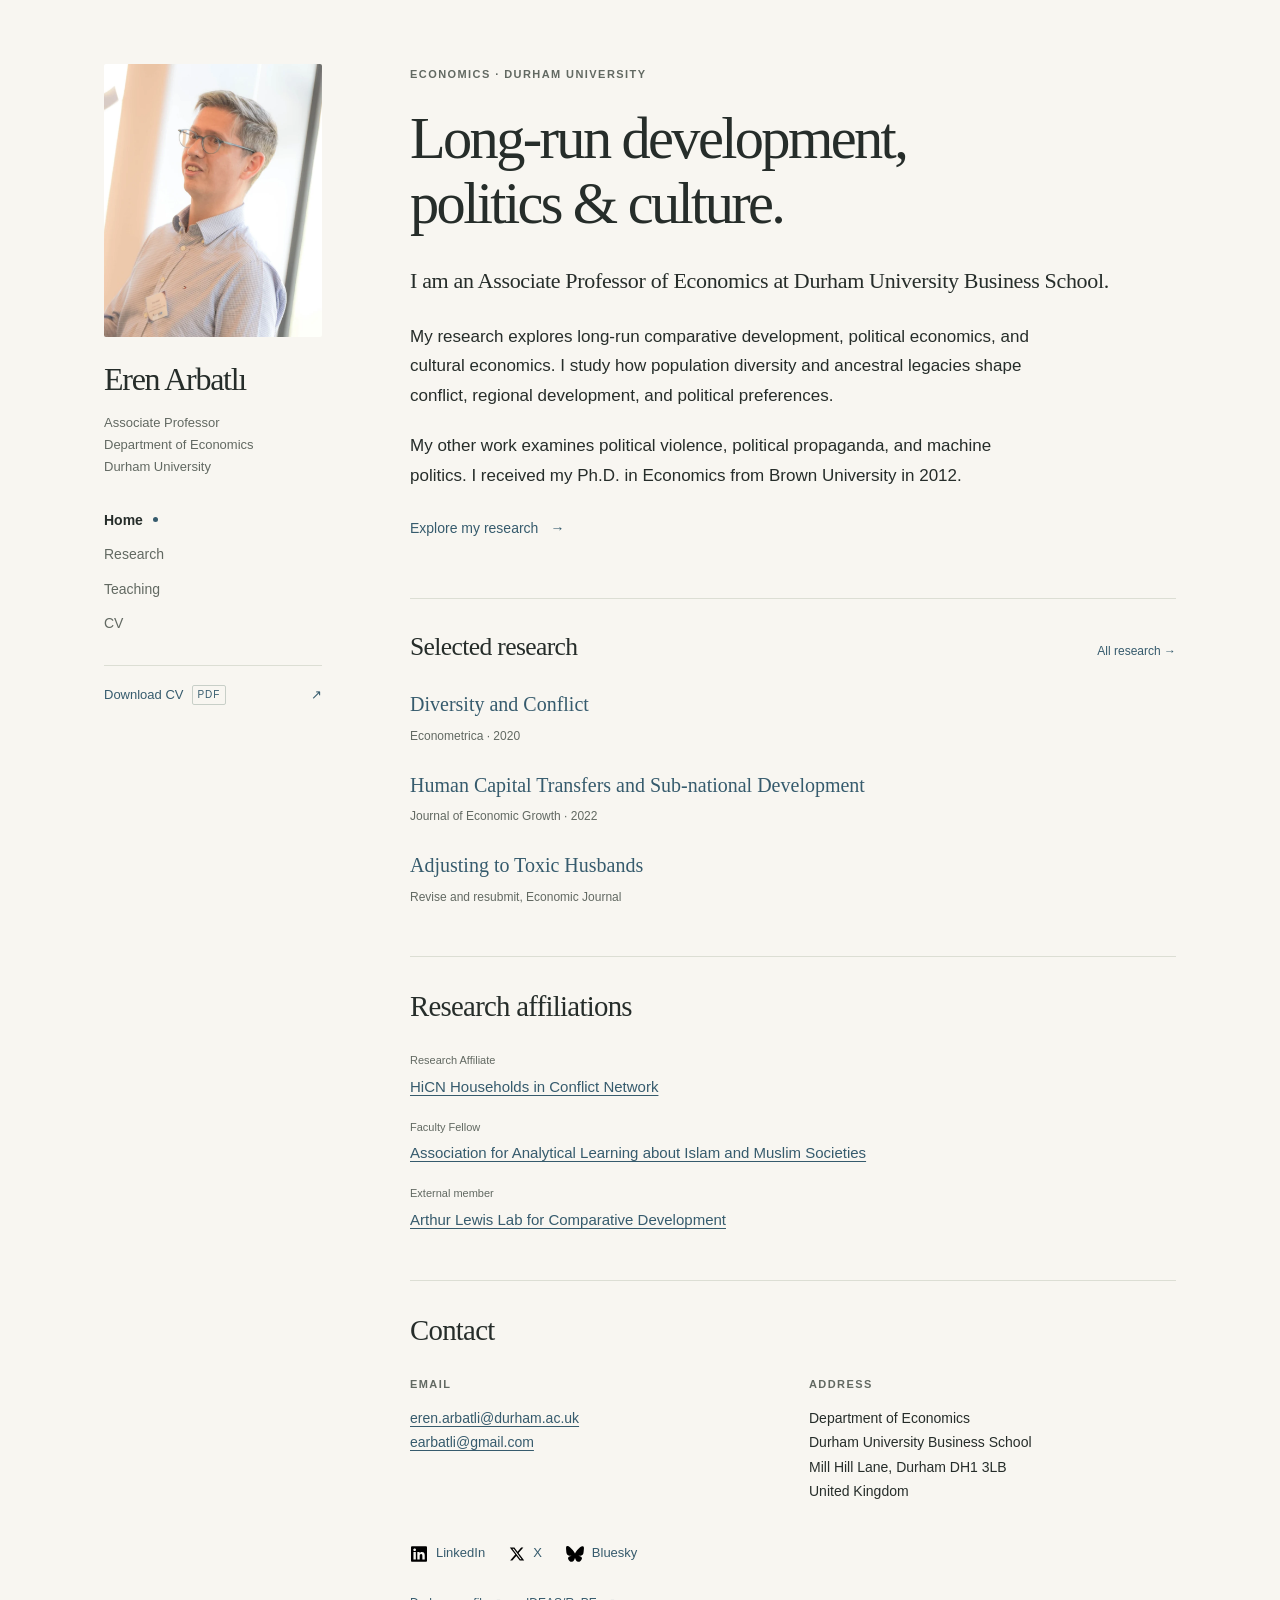
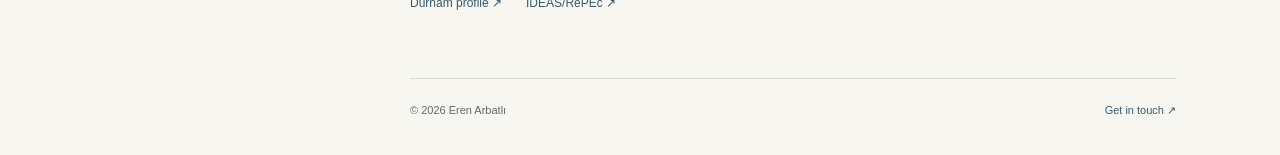
<file: index.html>
<!doctype html>
<html lang="en">
<head>
  <meta charset="utf-8">
  <meta name="viewport" content="width=device-width, initial-scale=1">
  <title>Eren Arbatlı | Economist · Durham University</title>
  <meta name="description" content="Eren Arbatlı (Cemal Eren Arbatlı), Associate Professor of Economics at Durham University. Research on long-run development, political economics, and culture.">
  <meta name="author" content="Cemal Eren Arbatlı">
  <meta name="theme-color" content="#f8f6f1">
  <link rel="canonical" href="https://erenarbatli.github.io/">
  <meta property="og:type" content="website">
  <meta property="og:title" content="Eren Arbatlı | Economist · Durham University">
  <meta property="og:description" content="Eren Arbatlı (Cemal Eren Arbatlı), Associate Professor of Economics at Durham University. Research on long-run development, political economics, and culture.">
  <meta property="og:url" content="https://erenarbatli.github.io/">
  <meta property="og:site_name" content="Eren Arbatlı">
  <meta property="og:locale" content="en_GB">
  <meta property="og:image" content="https://erenarbatli.github.io/assets/images/social-preview.jpg">
  <meta property="og:image:width" content="1200">
  <meta property="og:image:height" content="630">
  <meta property="og:image:alt" content="Eren Arbatlı, Associate Professor of Economics at Durham University">
  <meta name="twitter:card" content="summary_large_image">
  <meta name="twitter:title" content="Eren Arbatlı | Economist · Durham University">
  <meta name="twitter:description" content="Eren Arbatlı (Cemal Eren Arbatlı), Associate Professor of Economics at Durham University. Research on long-run development, political economics, and culture.">
  <meta name="twitter:image" content="https://erenarbatli.github.io/assets/images/social-preview.jpg">
  <meta name="twitter:image:alt" content="Eren Arbatlı, Associate Professor of Economics at Durham University">
  <link rel="icon" type="image/svg+xml" href="/assets/favicon.svg">
  <link rel="stylesheet" href="/assets/site.css">
  <script type="application/ld+json">{"@context": "https://schema.org", "@type": "Person", "name": "Cemal Eren Arbatlı", "alternateName": ["Eren Arbatlı", "Cemal Eren Arbatli"], "url": "https://erenarbatli.github.io/", "image": "https://erenarbatli.github.io/assets/images/eren-arbatli.jpg", "jobTitle": "Associate Professor of Economics", "worksFor": {"@type": "Organization", "name": "Durham University"}, "email": "eren.arbatli@durham.ac.uk", "sameAs": ["https://www.durham.ac.uk/business/our-people/eren-arbatli/", "https://ideas.repec.org/f/par394.html", "https://www.linkedin.com/in/cemal-eren-arbatli-2578b717/", "https://x.com/earbatli", "https://bsky.app/profile/erenarbatli.bsky.social"]}</script>
</head>
<body>
  <a class="skip-link" href="#main">Skip to content</a>
  <div class="site-shell">
    <header class="identity">
      <a class="portrait-link" href="/" aria-label="Eren Arbatlı — home">
        <picture><source srcset="/assets/images/eren-arbatli.webp" type="image/webp"><img class="portrait" src="/assets/images/eren-arbatli.jpg" width="800" height="1000" alt="Eren Arbatlı speaking at the Durham Development Economics Workshop."></picture>
      </a>
      <div class="identity-text">
        <a class="site-name" href="/">Eren Arbatlı</a>
        <p class="role">Associate Professor<br>Department of Economics<br><a href="https://www.durham.ac.uk/business/our-people/eren-arbatli/" target="_blank" rel="noopener noreferrer">Durham University</a></p>
      </div>
      <nav class="main-nav" aria-label="Main navigation"><a href="/" aria-current="page">Home</a><a href="/research/">Research</a><a href="/teaching/">Teaching</a><a href="/cv/">CV</a></nav>
      <a class="cv-link" href="/assets/files/eren-arbatli-cv.pdf" target="_blank" rel="noopener noreferrer">Download CV <span class="file-type">PDF</span><span aria-hidden="true">↗</span></a>
    </header>
    <div class="content-column">
      <main id="main" tabindex="-1">
<div class="page-intro home-intro">
  <p class="eyebrow">Economics · Durham University</p>
  <h1>Long-run development,<br>politics &amp; culture.</h1>
  <p class="lead">I am an Associate Professor of Economics at Durham University Business School.</p>
  <p>My research explores long-run comparative development, political economics, and cultural economics. I study how population diversity and ancestral legacies shape conflict, regional development, and political preferences.</p>
  <p>My other work examines political violence, political propaganda, and machine politics. I received my Ph.D. in Economics from Brown University in 2012.</p>
  <a class="text-link" href="/research/">Explore my research <span aria-hidden="true">→</span></a>
</div>
<section class="home-section" aria-labelledby="selected-title">
  <div class="section-heading"><h2 id="selected-title">Selected research</h2><a class="quiet-link" href="/research/">All research <span aria-hidden="true">→</span></a></div>
  <ul class="selected-papers">
    <li><a href="/research/#diversity-conflict">Diversity and Conflict</a><p>Econometrica · 2020</p></li>
    <li><a href="/research/#human-capital">Human Capital Transfers and Sub-national Development</a><p>Journal of Economic Growth · 2022</p></li>
    <li><a href="/research/#toxic-husbands">Adjusting to Toxic Husbands</a><p>Revise and resubmit, Economic Journal</p></li>
  </ul>
</section>
<section class="home-section affiliations-section" aria-labelledby="affiliations-title">
  <h2 id="affiliations-title">Research affiliations</h2>
  <ul class="affiliations-list">
    <li><span>Research Affiliate</span><a href="https://hicn.org/" target="_blank" rel="noopener noreferrer">HiCN Households in Conflict Network</a></li>
    <li><span>Faculty Fellow</span><a href="https://aalims.org/" target="_blank" rel="noopener noreferrer">Association for Analytical Learning about Islam and Muslim Societies</a></li>
    <li><span>External member</span><a href="https://www.socialsciences.manchester.ac.uk/research/centres/arthur-lewis-lab/index.htm" target="_blank" rel="noopener noreferrer">Arthur Lewis Lab for Comparative Development</a></li>
  </ul>
</section>
<section class="home-section contact-section" aria-labelledby="contact-title">
  <h2 id="contact-title">Contact</h2>
  <div class="contact-grid">
    <div><p class="small-label">Email</p><p><a href="mailto:eren.arbatli@durham.ac.uk">eren.arbatli@durham.ac.uk</a><br><a href="mailto:earbatli@gmail.com">earbatli@gmail.com</a></p></div>
    <div><p class="small-label">Address</p><address>Department of Economics<br>Durham University Business School<br>Mill Hill Lane, Durham DH1 3LB<br>United Kingdom</address></div>
  </div>
  <nav class="social-links" aria-label="Social profiles">
    <a href="https://www.linkedin.com/in/cemal-eren-arbatli-2578b717/" target="_blank" rel="noopener noreferrer"><img src="/assets/icons/linkedin.svg" alt="" width="18" height="18">LinkedIn</a>
    <a href="https://x.com/earbatli" target="_blank" rel="noopener noreferrer"><img src="/assets/icons/x-twitter.svg" alt="" width="16" height="16">X</a>
    <a href="https://bsky.app/profile/erenarbatli.bsky.social" target="_blank" rel="noopener noreferrer"><img src="/assets/icons/bluesky.svg" alt="" width="18" height="18">Bluesky</a>
  </nav>
  <p class="profile-links"><a href="https://www.durham.ac.uk/business/our-people/eren-arbatli/" target="_blank" rel="noopener noreferrer">Durham profile <span aria-hidden="true">↗</span></a><a href="https://ideas.repec.org/f/par394.html" target="_blank" rel="noopener noreferrer">IDEAS/RePEc <span aria-hidden="true">↗</span></a></p>
</section></main>
      <footer class="site-footer"><span>© 2026 Eren Arbatlı</span><a href="mailto:eren.arbatli@durham.ac.uk">Get in touch <span aria-hidden="true">↗</span></a></footer>
    </div>
  </div>
</body>
</html>
</file>
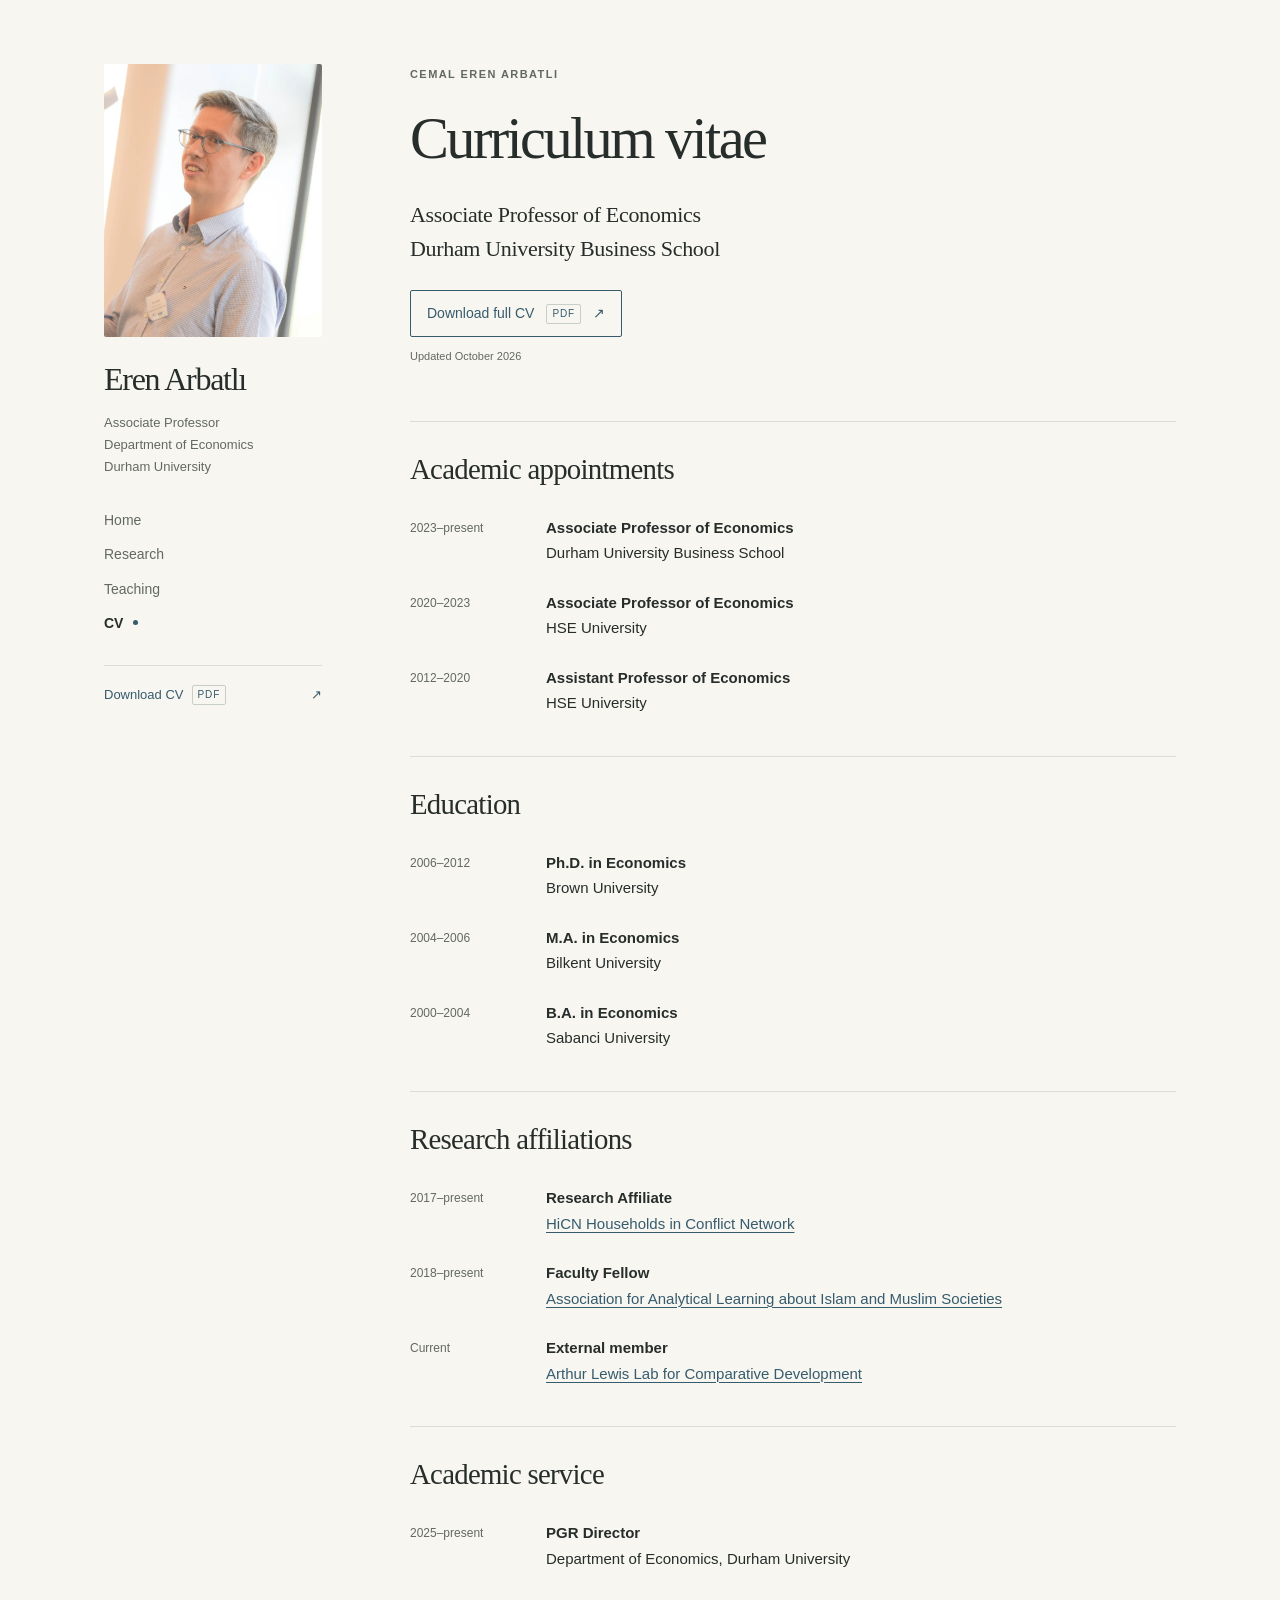
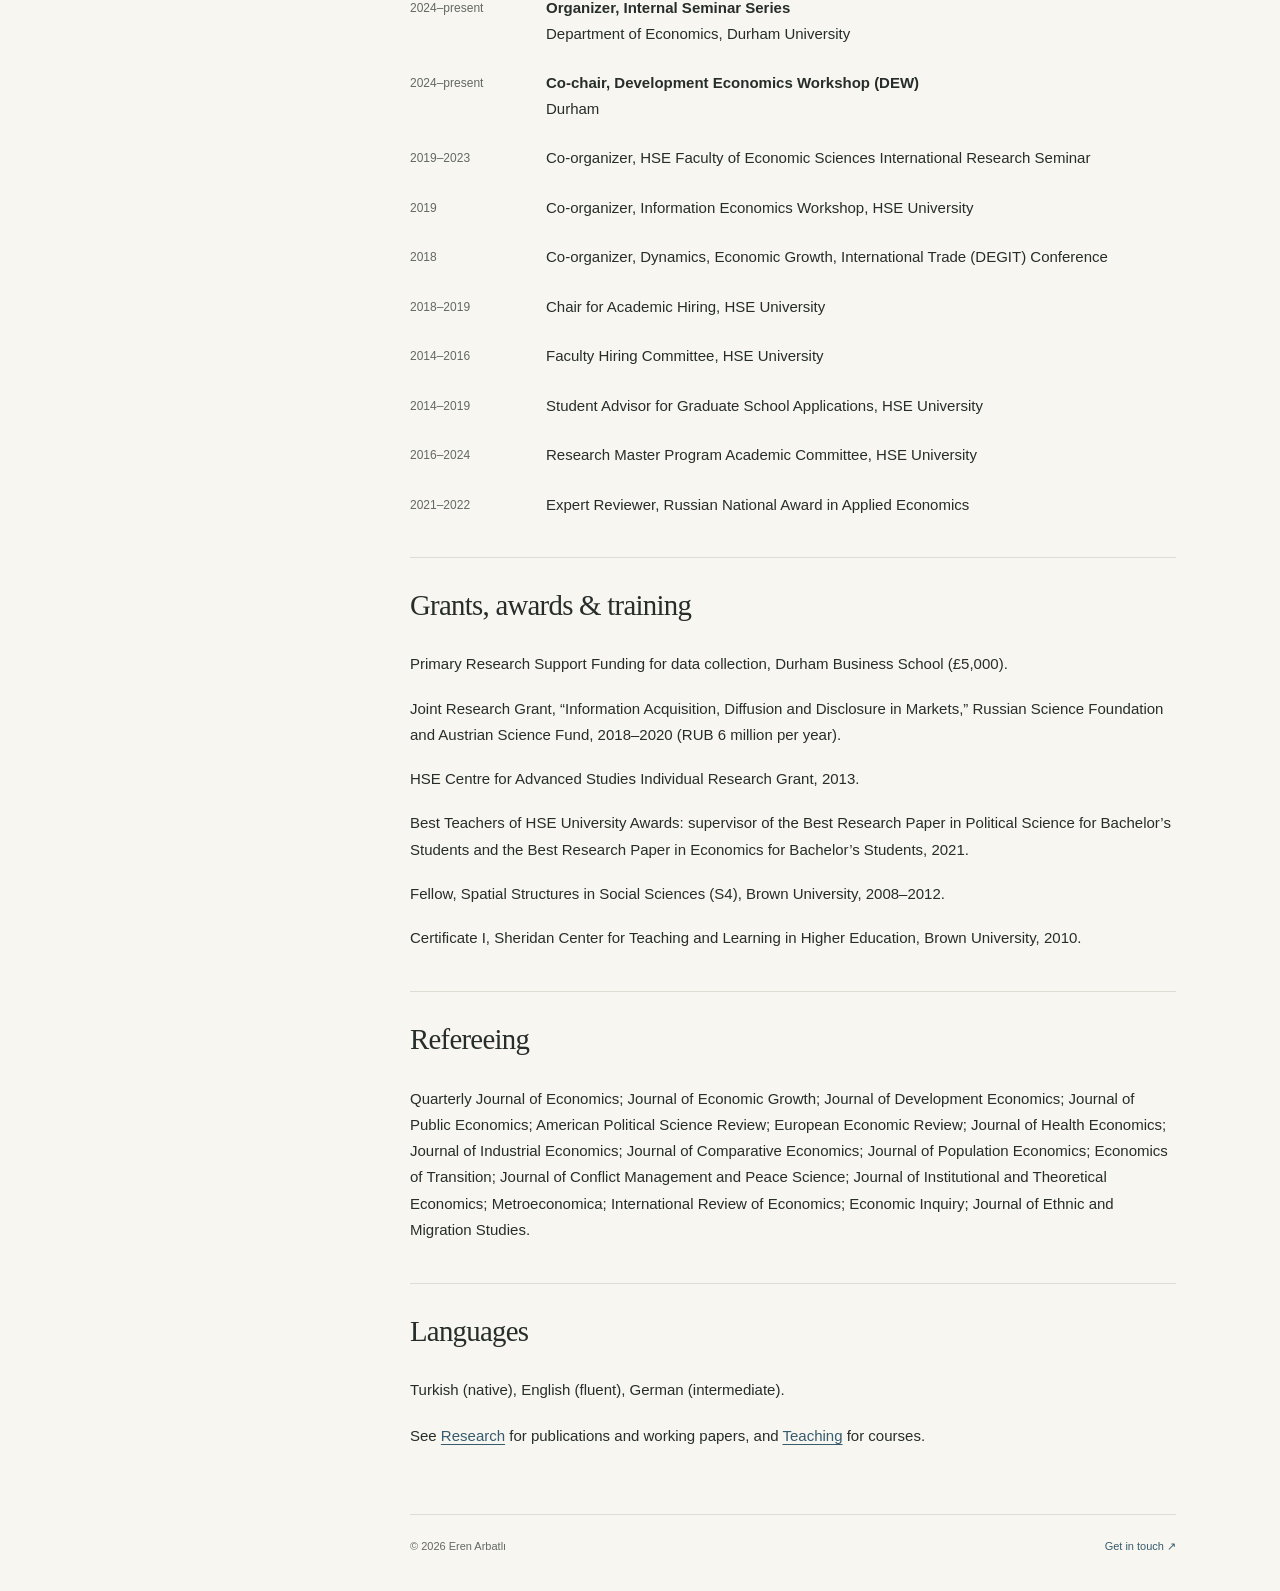
<file: cv/index.html>
<!doctype html>
<html lang="en">
<head>
  <meta charset="utf-8">
  <meta name="viewport" content="width=device-width, initial-scale=1">
  <title>CV | Eren Arbatlı</title>
  <meta name="description" content="Curriculum vitae of Cemal Eren Arbatlı: academic appointments, education, affiliations, service, awards, and a downloadable PDF.">
  <meta name="author" content="Cemal Eren Arbatlı">
  <meta name="theme-color" content="#f8f6f1">
  <link rel="canonical" href="https://erenarbatli.github.io/cv/">
  <meta property="og:type" content="website">
  <meta property="og:title" content="CV | Eren Arbatlı">
  <meta property="og:description" content="Curriculum vitae of Cemal Eren Arbatlı: academic appointments, education, affiliations, service, awards, and a downloadable PDF.">
  <meta property="og:url" content="https://erenarbatli.github.io/cv/">
  <meta property="og:site_name" content="Eren Arbatlı">
  <meta property="og:locale" content="en_GB">
  <meta property="og:image" content="https://erenarbatli.github.io/assets/images/social-preview.jpg">
  <meta property="og:image:width" content="1200">
  <meta property="og:image:height" content="630">
  <meta property="og:image:alt" content="Eren Arbatlı, Associate Professor of Economics at Durham University">
  <meta name="twitter:card" content="summary_large_image">
  <meta name="twitter:title" content="CV | Eren Arbatlı">
  <meta name="twitter:description" content="Curriculum vitae of Cemal Eren Arbatlı: academic appointments, education, affiliations, service, awards, and a downloadable PDF.">
  <meta name="twitter:image" content="https://erenarbatli.github.io/assets/images/social-preview.jpg">
  <meta name="twitter:image:alt" content="Eren Arbatlı, Associate Professor of Economics at Durham University">
  <link rel="icon" type="image/svg+xml" href="/assets/favicon.svg">
  <link rel="stylesheet" href="/assets/site.css">

</head>
<body>
  <a class="skip-link" href="#main">Skip to content</a>
  <div class="site-shell">
    <header class="identity">
      <a class="portrait-link" href="/" aria-label="Eren Arbatlı — home">
        <picture><source srcset="/assets/images/eren-arbatli.webp" type="image/webp"><img class="portrait" src="/assets/images/eren-arbatli.jpg" width="800" height="1000" alt="Eren Arbatlı speaking at the Durham Development Economics Workshop."></picture>
      </a>
      <div class="identity-text">
        <a class="site-name" href="/">Eren Arbatlı</a>
        <p class="role">Associate Professor<br>Department of Economics<br><a href="https://www.durham.ac.uk/business/our-people/eren-arbatli/" target="_blank" rel="noopener noreferrer">Durham University</a></p>
      </div>
      <nav class="main-nav" aria-label="Main navigation"><a href="/">Home</a><a href="/research/">Research</a><a href="/teaching/">Teaching</a><a href="/cv/" aria-current="page">CV</a></nav>
      <a class="cv-link" href="/assets/files/eren-arbatli-cv.pdf" target="_blank" rel="noopener noreferrer">Download CV <span class="file-type">PDF</span><span aria-hidden="true">↗</span></a>
    </header>
    <div class="content-column">
      <main id="main" tabindex="-1"><div class="page-intro"><p class="eyebrow">Cemal Eren Arbatlı</p><h1>Curriculum vitae</h1><p class="lead">Associate Professor of Economics<br>Durham University Business School</p><a class="button-link" href="/assets/files/eren-arbatli-cv.pdf" target="_blank" rel="noopener noreferrer">Download full CV <span class="file-type">PDF</span><span aria-hidden="true">↗</span></a><p class="document-date">Updated October 2026</p></div>
<section class="cv-section"><h2>Academic appointments</h2><dl class="chronology"><div><dt>2023–present</dt><dd><strong>Associate Professor of Economics</strong><br>Durham University Business School</dd></div><div><dt>2020–2023</dt><dd><strong>Associate Professor of Economics</strong><br>HSE University</dd></div><div><dt>2012–2020</dt><dd><strong>Assistant Professor of Economics</strong><br>HSE University</dd></div></dl></section>
<section class="cv-section"><h2>Education</h2><dl class="chronology"><div><dt>2006–2012</dt><dd><strong>Ph.D. in Economics</strong><br>Brown University</dd></div><div><dt>2004–2006</dt><dd><strong>M.A. in Economics</strong><br>Bilkent University</dd></div><div><dt>2000–2004</dt><dd><strong>B.A. in Economics</strong><br>Sabanci University</dd></div></dl></section>
<section class="cv-section"><h2>Research affiliations</h2><dl class="chronology"><div><dt>2017–present</dt><dd><strong>Research Affiliate</strong><br><a href="https://hicn.org/" target="_blank" rel="noopener noreferrer">HiCN Households in Conflict Network</a></dd></div><div><dt>2018–present</dt><dd><strong>Faculty Fellow</strong><br><a href="https://aalims.org/" target="_blank" rel="noopener noreferrer">Association for Analytical Learning about Islam and Muslim Societies</a></dd></div><div><dt>Current</dt><dd><strong>External member</strong><br><a href="https://www.socialsciences.manchester.ac.uk/research/centres/arthur-lewis-lab/index.htm" target="_blank" rel="noopener noreferrer">Arthur Lewis Lab for Comparative Development</a></dd></div></dl></section>
<section class="cv-section"><h2>Academic service</h2><dl class="chronology"><div><dt>2025–present</dt><dd><strong>PGR Director</strong><br>Department of Economics, Durham University</dd></div><div><dt>2024–present</dt><dd><strong>Organizer, Internal Seminar Series</strong><br>Department of Economics, Durham University</dd></div><div><dt>2024–present</dt><dd><strong>Co-chair, Development Economics Workshop (DEW)</strong><br>Durham</dd></div><div><dt>2019–2023</dt><dd>Co-organizer, HSE Faculty of Economic Sciences International Research Seminar</dd></div><div><dt>2019</dt><dd>Co-organizer, Information Economics Workshop, HSE University</dd></div><div><dt>2018</dt><dd>Co-organizer, Dynamics, Economic Growth, International Trade (DEGIT) Conference</dd></div><div><dt>2018–2019</dt><dd>Chair for Academic Hiring, HSE University</dd></div><div><dt>2014–2016</dt><dd>Faculty Hiring Committee, HSE University</dd></div><div><dt>2014–2019</dt><dd>Student Advisor for Graduate School Applications, HSE University</dd></div><div><dt>2016–2024</dt><dd>Research Master Program Academic Committee, HSE University</dd></div><div><dt>2021–2022</dt><dd>Expert Reviewer, Russian National Award in Applied Economics</dd></div></dl></section>
<section class="cv-section"><h2>Grants, awards &amp; training</h2><ul class="plain-list">
<li>Primary Research Support Funding for data collection, Durham Business School (£5,000).</li>
<li>Joint Research Grant, “Information Acquisition, Diffusion and Disclosure in Markets,” Russian Science Foundation and Austrian Science Fund, 2018–2020 (RUB 6 million per year).</li>
<li>HSE Centre for Advanced Studies Individual Research Grant, 2013.</li>
<li>Best Teachers of HSE University Awards: supervisor of the Best Research Paper in Political Science for Bachelor’s Students and the Best Research Paper in Economics for Bachelor’s Students, 2021.</li>
<li>Fellow, Spatial Structures in Social Sciences (S4), Brown University, 2008–2012.</li>
<li>Certificate I, Sheridan Center for Teaching and Learning in Higher Education, Brown University, 2010.</li></ul></section>
<section class="cv-section"><h2>Refereeing</h2><p>Quarterly Journal of Economics; Journal of Economic Growth; Journal of Development Economics; Journal of Public Economics; American Political Science Review; European Economic Review; Journal of Health Economics; Journal of Industrial Economics; Journal of Comparative Economics; Journal of Population Economics; Economics of Transition; Journal of Conflict Management and Peace Science; Journal of Institutional and Theoretical Economics; Metroeconomica; International Review of Economics; Economic Inquiry; Journal of Ethnic and Migration Studies.</p></section>
<section class="cv-section"><h2>Languages</h2><p>Turkish (native), English (fluent), German (intermediate).</p><p>See <a href="/research/">Research</a> for publications and working papers, and <a href="/teaching/">Teaching</a> for courses.</p></section></main>
      <footer class="site-footer"><span>© 2026 Eren Arbatlı</span><a href="mailto:eren.arbatli@durham.ac.uk">Get in touch <span aria-hidden="true">↗</span></a></footer>
    </div>
  </div>
</body>
</html>
</file>
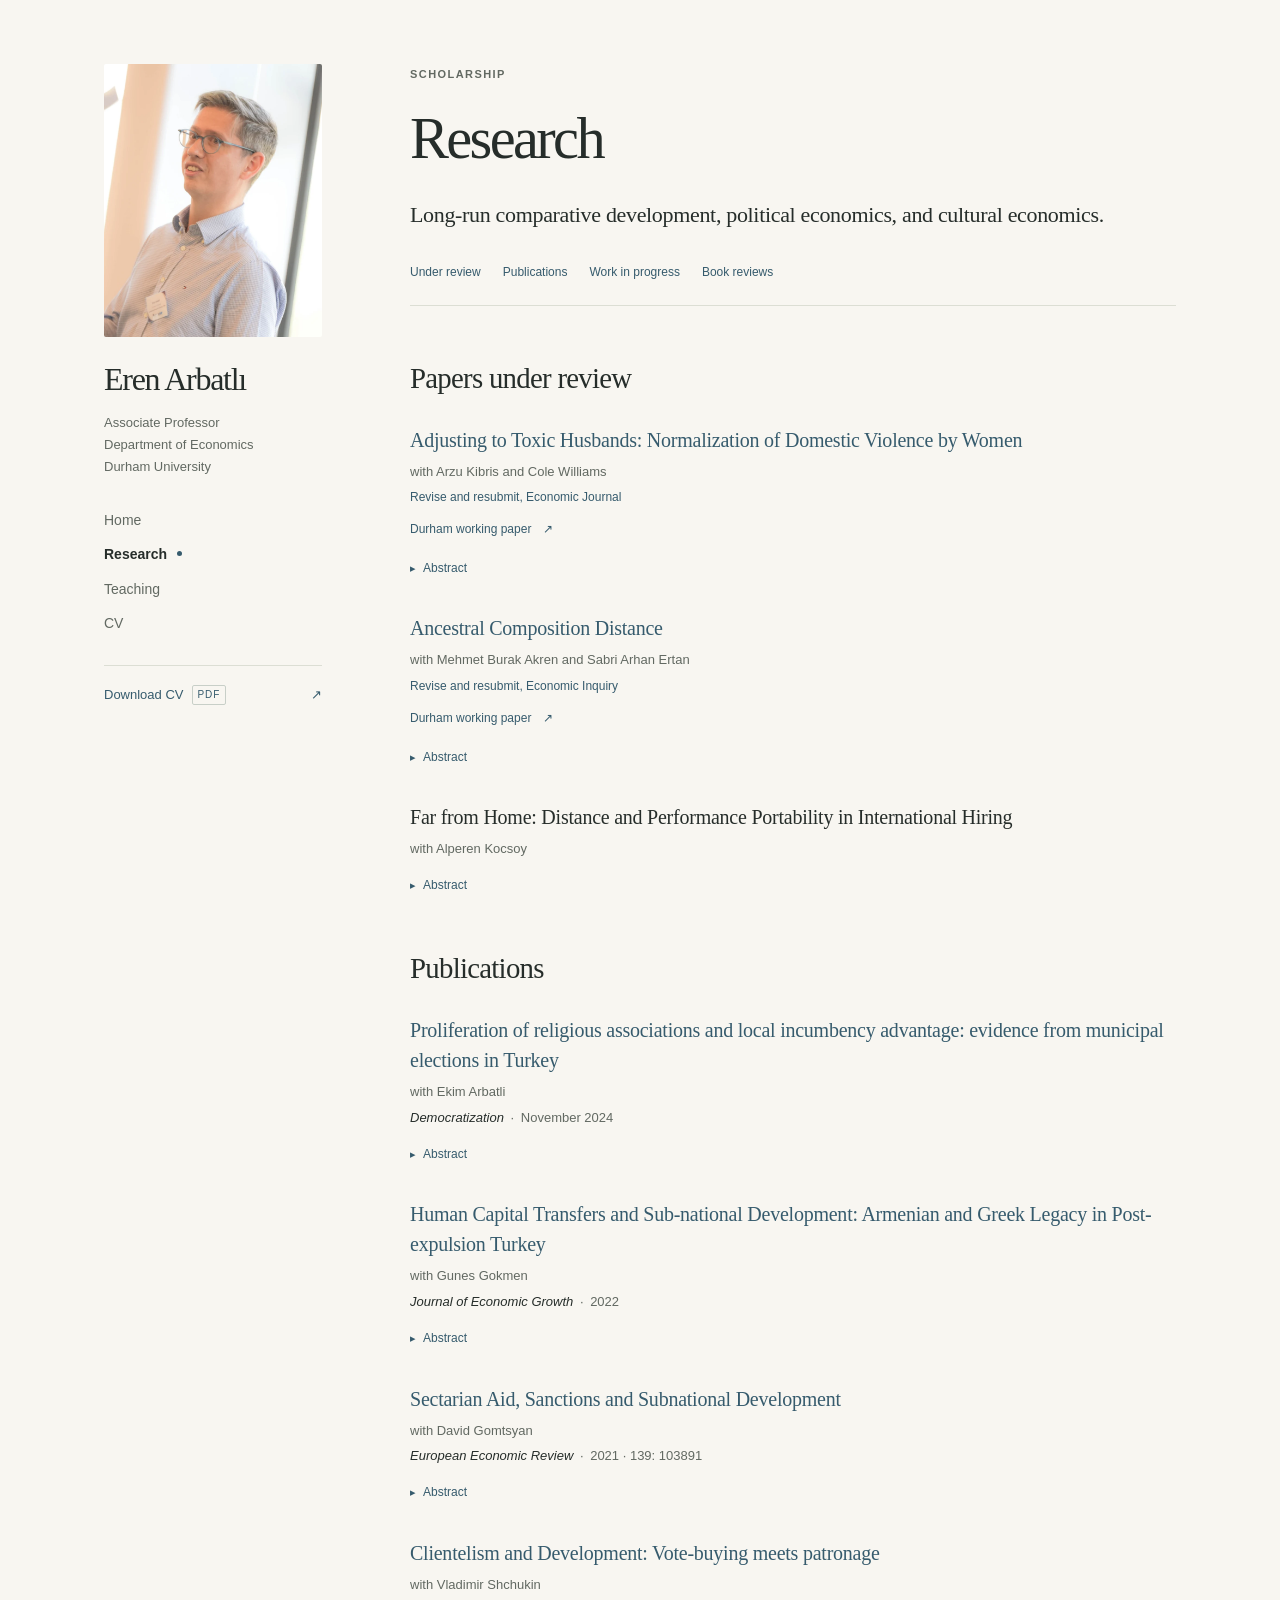
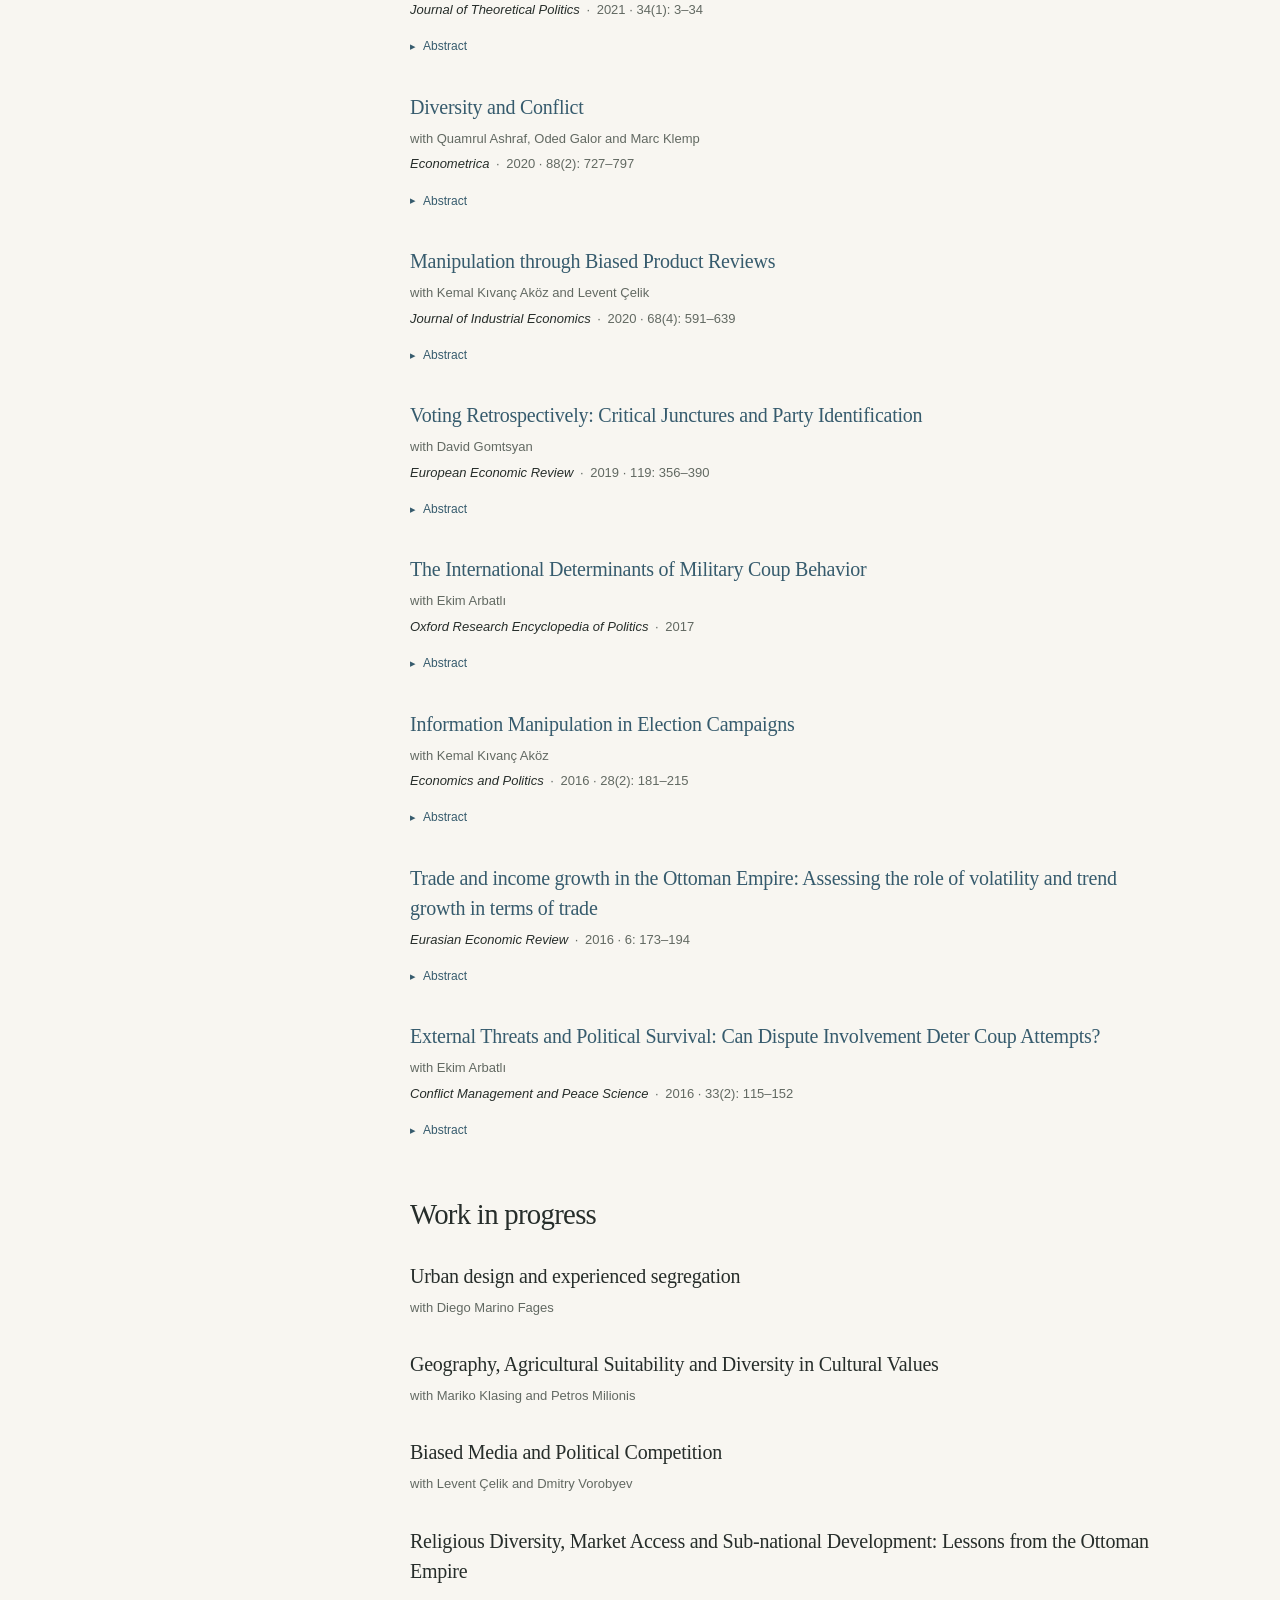
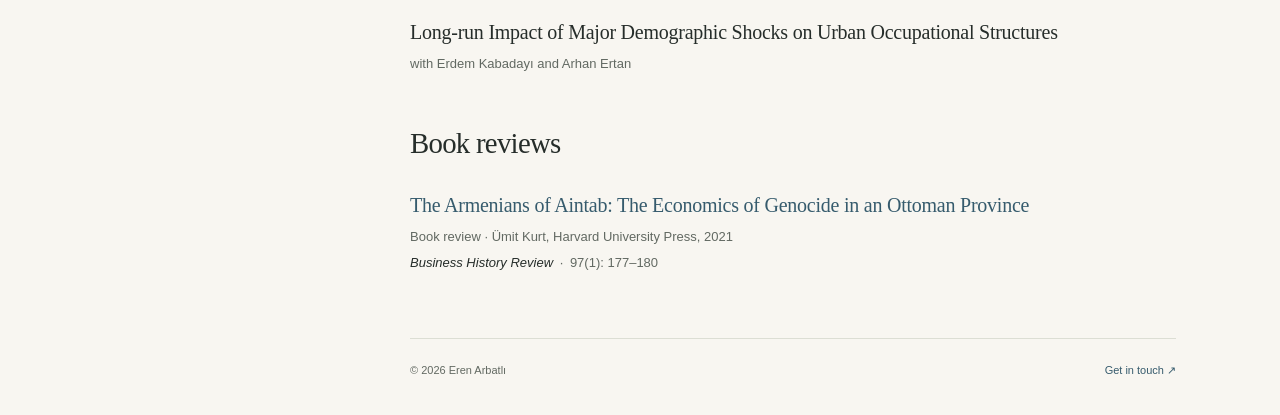
<file: research/index.html>
<!doctype html>
<html lang="en">
<head>
  <meta charset="utf-8">
  <meta name="viewport" content="width=device-width, initial-scale=1">
  <title>Research | Eren Arbatlı</title>
  <meta name="description" content="Publications, papers under review, and work in progress by economist Eren Arbatlı, Durham University.">
  <meta name="author" content="Cemal Eren Arbatlı">
  <meta name="theme-color" content="#f8f6f1">
  <link rel="canonical" href="https://erenarbatli.github.io/research/">
  <meta property="og:type" content="website">
  <meta property="og:title" content="Research | Eren Arbatlı">
  <meta property="og:description" content="Publications, papers under review, and work in progress by economist Eren Arbatlı, Durham University.">
  <meta property="og:url" content="https://erenarbatli.github.io/research/">
  <meta property="og:site_name" content="Eren Arbatlı">
  <meta property="og:locale" content="en_GB">
  <meta property="og:image" content="https://erenarbatli.github.io/assets/images/social-preview.jpg">
  <meta property="og:image:width" content="1200">
  <meta property="og:image:height" content="630">
  <meta property="og:image:alt" content="Eren Arbatlı, Associate Professor of Economics at Durham University">
  <meta name="twitter:card" content="summary_large_image">
  <meta name="twitter:title" content="Research | Eren Arbatlı">
  <meta name="twitter:description" content="Publications, papers under review, and work in progress by economist Eren Arbatlı, Durham University.">
  <meta name="twitter:image" content="https://erenarbatli.github.io/assets/images/social-preview.jpg">
  <meta name="twitter:image:alt" content="Eren Arbatlı, Associate Professor of Economics at Durham University">
  <link rel="icon" type="image/svg+xml" href="/assets/favicon.svg">
  <link rel="stylesheet" href="/assets/site.css">

</head>
<body>
  <a class="skip-link" href="#main">Skip to content</a>
  <div class="site-shell">
    <header class="identity">
      <a class="portrait-link" href="/" aria-label="Eren Arbatlı — home">
        <picture><source srcset="/assets/images/eren-arbatli.webp" type="image/webp"><img class="portrait" src="/assets/images/eren-arbatli.jpg" width="800" height="1000" alt="Eren Arbatlı speaking at the Durham Development Economics Workshop."></picture>
      </a>
      <div class="identity-text">
        <a class="site-name" href="/">Eren Arbatlı</a>
        <p class="role">Associate Professor<br>Department of Economics<br><a href="https://www.durham.ac.uk/business/our-people/eren-arbatli/" target="_blank" rel="noopener noreferrer">Durham University</a></p>
      </div>
      <nav class="main-nav" aria-label="Main navigation"><a href="/">Home</a><a href="/research/" aria-current="page">Research</a><a href="/teaching/">Teaching</a><a href="/cv/">CV</a></nav>
      <a class="cv-link" href="/assets/files/eren-arbatli-cv.pdf" target="_blank" rel="noopener noreferrer">Download CV <span class="file-type">PDF</span><span aria-hidden="true">↗</span></a>
    </header>
    <div class="content-column">
      <main id="main" tabindex="-1"><div class="page-intro"><p class="eyebrow">Scholarship</p><h1>Research</h1><p class="lead">Long-run comparative development, political economics, and cultural economics.</p><nav class="section-nav" aria-label="Research sections"><a href="#under-review">Under review</a><a href="#publications">Publications</a><a href="#in-progress">Work in progress</a><a href="#book-reviews">Book reviews</a></nav></div>
<section class="research-section" id="under-review"><h2>Papers under review</h2><ul class="paper-list"><li class="paper" id="toxic-husbands">
      <h3><a href="https://papers.ssrn.com/sol3/papers.cfm?abstract_id=5061331" target="_blank" rel="noopener noreferrer">Adjusting to Toxic Husbands: Normalization of Domestic Violence by Women</a></h3><p class="coauthors">with Arzu Kibris and Cole Williams</p>
      <p class="status">Revise and resubmit, Economic Journal</p>
      <a class="text-link paper-download" href="https://www.durham.ac.uk/business/media/durham-university-business-school/about-us/departments/economics-and-finance/working-papers-pdfs/EconWP24_02.pdf" target="_blank" rel="noopener noreferrer">Durham working paper <span aria-hidden="true">↗</span><span class="sr-only">: Adjusting to Toxic Husbands: Normalization of Domestic Violence by Women (PDF)</span></a>
      <!-- Abstract source: https://papers.ssrn.com/sol3/papers.cfm?abstract_id=5061331 -->
      <details class="paper-abstract">
        <summary>Abstract<span class="sr-only">: Adjusting to Toxic Husbands: Normalization of Domestic Violence by Women</span></summary>
        <div class="abstract-body"><p>One out of three women views intimate partner violence (IPV) as justified, and the rates of IPV approval are significantly higher among women than men. Beyond societal norms and family upbringing, what other factors explain IPV approval among women? We propose a theory that focuses on women&#x27;s experiences with ‘toxic husbands’ who display authoritarian attitudes and high proclivity to aggression. Our model highlights a novel mechanism whereby experiencing threatening behavior leads women to adopt fear-induced submission when the perceived risks are high and outside options are low, with IPV approval being a manifestation of internalized submission. Leveraging a population-level natural experiment created by the mandatory conscription system, the military deployment lottery, and the long-running civil conflict in Turkey as an exogenous influence on husband type, we test various predictions from our theory. We find that women whose husbands served in conflict zones are more approving of IPV, even when they have not experienced any. Further evidence supports the mechanism we propose with important implications for the fight against domestic violence.</p></div>
      </details>
    </li><li class="paper" id="ancestral-composition">
      <h3><a href="https://papers.ssrn.com/sol3/papers.cfm?abstract_id=7437319" target="_blank" rel="noopener noreferrer">Ancestral Composition Distance</a></h3><p class="coauthors">with Mehmet Burak Akren and Sabri Arhan Ertan</p>
      <p class="status">Revise and resubmit, Economic Inquiry</p>
      <a class="text-link paper-download" href="https://www.durham.ac.uk/business/media/durham-university-business-school/about-us/departments/economics-and-finance/working-papers-pdfs/2026_16.pdf" target="_blank" rel="noopener noreferrer">Durham working paper <span aria-hidden="true">↗</span><span class="sr-only">: Ancestral Composition Distance (PDF)</span></a>
      <!-- Abstract source: https://api.crossref.org/works/10.2139/ssrn.7437319 -->
      <details class="paper-abstract">
        <summary>Abstract<span class="sr-only">: Ancestral Composition Distance</span></summary>
        <div class="abstract-body"><p>This paper introduces Ancestral Composition Distance (ACD); a bilateral measure of how similarly two countries assemble their populations from a common set of ancestral clusters. Each cluster contains countries whose native populations were culturally close around 1500. Across a global sample of country dyads (involving 163 countries), greater ancestral composition distance is systematically associated with greater contemporary cultural distance and human capital gap. More ancestrally distant countries also exhibit larger differences in income, human development, institutional characteristics, and foreign-policy positions, while trading less and exchanging fewer migrants. These relationships survive an extensive set of geographic, historical, institutional, genetic, linguistic, and religious controls, indicating that ACD captures a dimension of bilateral relatedness not summarized by standard measures. Decomposing ACD into differences already present in 1500 and differences that emerged due to post-Columbian population movements, we show that pairs whose ancestral compositions converged after 1500 are culturally closer today, conditional on their initial ancestral separation. All these results are robust to alternative ways to group countries into pre-1500 cultural clusters. We view ACD both as a useful measure for understanding contemporary cultural differences as well as a historically determined bilateral resistance term that complements conventional measures of geography, shared history, and population relatedness.</p></div>
      </details>
    </li><li class="paper" id="far-from-home">
      <h3>Far from Home: Distance and Performance Portability in International Hiring</h3><p class="coauthors">with Alperen Kocsoy</p>
      <!-- Abstract source: Author manuscript, 26 October 2026 -->
      <details class="paper-abstract">
        <summary>Abstract<span class="sr-only">: Far from Home: Distance and Performance Portability in International Hiring</span></summary>
        <div class="abstract-body"><p>Employers that hire across borders must judge how much of a record produced abroad will carry over. We study how this portability depends on the distance a move adds from the worker’s home, using professional football as a laboratory in which one algorithm rates the performance of every worker in 80 countries on a common scale. Comparing workers who join the same destination in the same season and role, we find that leaving home lowers performance by 14.7 to 14.8 percent of a standard deviation among peers and returning home raises it by 14.2 to 15.0 percent. Beyond this step at the home border, each standard deviation of distance lowers performance by 1.6 to 3.1 percent among moves between two foreign countries, also among workers who leave the same league, whether distance is measured by social connectedness, cultural values or geography. Across all moves, each standard deviation of distance a move adds from home lowers performance by 3.5 to 5.1 percent. The decline appears at once, follows no change before the move and does not fade, and nearly two thirds of it remains when the strength of the origin and the destination is held fixed. Employers also use distant hires less. The decline is largest in the role that depends most on coordination with colleagues and smaller where compatriots or a manager from home ease integration. Distance from home is thus an observable source of risk to the portability of performance in international hiring.</p></div>
      </details>
    </li></ul></section>
<section class="research-section" id="publications"><h2>Publications</h2><ul class="paper-list"><li class="paper" id="religious-associations">
      <h3><a href="https://doi.org/10.1080/13510347.2024.2428277" target="_blank" rel="noopener noreferrer">Proliferation of religious associations and local incumbency advantage: evidence from municipal elections in Turkey</a></h3>
      <p class="coauthors">with Ekim Arbatli</p>
      <p class="publication"><cite>Democratization</cite><span class="pub-date">November 2024</span></p>
      <!-- Abstract source: https://durham-repository.worktribe.com/output/3197435 -->
      <details class="paper-abstract">
        <summary>Abstract<span class="sr-only">: Proliferation of religious associations and local incumbency advantage: evidence from municipal elections in Turkey</span></summary>
        <div class="abstract-body"><p>For two decades, the Justice and Development Party (AKP) in Turkey sustained its electoral performance at the local level. We offer and test a new mechanism that contributed to the party&#x27;s success in municipal elections. We argue that patronage links with religious civil society served as an important instrument of building and sustaining local incumbency advantage. Employing a close-election regression discontinuity design, we address two questions: To what extent did religious associations proliferate in AKP-controlled municipalities? Was this civil society penetration instrumental for the party’s electoral success? Employing a close-election regression discontinuity design (RDD), we show that in districts with a small-margin AKP victory in the 2014 elections, the number of religious associations in 2016 were significantly higher than in districts where AKP lost narrowly. We also find that the AKP incumbency in 2014 in closely contested districts increased the party’s vote share in the next local elections. Our results empirically demonstrate a new channel of local incumbency advantage. Moreover, we highlight the role of civil society as an agent of clientelistic exchange in competitive authoritarian regimes.</p></div>
      </details>
    </li><li class="paper" id="human-capital">
      <h3><a href="https://doi.org/10.1007/s10887-022-09210-8" target="_blank" rel="noopener noreferrer">Human Capital Transfers and Sub-national Development: Armenian and Greek Legacy in Post-expulsion Turkey</a></h3>
      <p class="coauthors">with Gunes Gokmen</p>
      <p class="publication"><cite>Journal of Economic Growth</cite><span class="pub-date">2022</span></p>
      <!-- Abstract source: https://api.crossref.org/works/10.1007/s10887-022-09210-8 -->
      <details class="paper-abstract">
        <summary>Abstract<span class="sr-only">: Human Capital Transfers and Sub-national Development: Armenian and Greek Legacy in Post-expulsion Turkey</span></summary>
        <div class="abstract-body"><p>Can the economic legacy of highly skilled groups persist long after they were uprooted from their homelands? To answer this question, we study long-term sub-national development in Turkey after the mass expulsions of the Armenian and Greek communities of the Ottoman Empire in the early 20th century. Since these events led to an almost complete and permanent removal of both communities from Turkey within a short time period, they provide a unique quasi-natural experiment that rules out any direct minority influence on development in the post-expulsion period. By exploiting local variations in historical minority population shares and community buildings across modern districts and villages/neighborhoods within each district, we document a sizable Armenian and Greek legacy effect on contemporary measures of economic development. We argue that this persistent influence is grounded on the significant contribution of Armenian and Greek communities to human capital accumulation among Muslims. We show evidence that inter-group transfers of skills and knowledge were instrumental in this process, leading to greater human capital among Muslims in minority regions both in the past and today.</p></div>
      </details>
    </li><li class="paper" id="sectarian-aid">
      <h3><a href="https://doi.org/10.1016/j.euroecorev.2021.103891" target="_blank" rel="noopener noreferrer">Sectarian Aid, Sanctions and Subnational Development</a></h3>
      <p class="coauthors">with David Gomtsyan</p>
      <p class="publication"><cite>European Economic Review</cite><span class="pub-date">2021 · 139: 103891</span></p>
      <!-- Abstract source: https://durham-repository.worktribe.com/output/1899817 -->
      <details class="paper-abstract">
        <summary>Abstract<span class="sr-only">: Sectarian Aid, Sanctions and Subnational Development</span></summary>
        <div class="abstract-body"><p>Hezbollah, a Shia Islamist political party and militant group based in Lebanon, is believed to receive a significant amount of informal funding from Iran. In this paper, we evaluate whether this funding has had any economically meaningful effect on subnational development in Lebanon. Since the amount of funding is not observed, we use Iranian oil rents and the intensity of sanctions against Iran as plausibly exogenous drivers of transfers to Hezbollah. Then, we leverage the well-established sectarian bias in Hezbollah’s spending to obtain conservative estimates of the direct effect of funding to Hezbollah. Studying the 1993–2010 period, we find a positive and economically significant relationship between Iranian oil windfalls and nighttime lights. This effect is significantly stronger in areas with greater concentration of Shia population. Also, nighttime lights are relatively lower in Shia areas than elsewhere during periods when sanctions against Iran intensified. These novel results attest to the non-negligible developmental effects of informal aid as well as how economic sanctions against donors might offset such effects.</p></div>
      </details>
    </li><li class="paper" id="clientelism">
      <h3><a href="https://doi.org/10.1177/09516298211061515" target="_blank" rel="noopener noreferrer">Clientelism and Development: Vote-buying meets patronage</a></h3>
      <p class="coauthors">with Vladimir Shchukin</p>
      <p class="publication"><cite>Journal of Theoretical Politics</cite><span class="pub-date">2021 · 34(1): 3–34</span></p>
      <!-- Abstract source: https://api.crossref.org/works/10.1177/09516298211061515 -->
      <details class="paper-abstract">
        <summary>Abstract<span class="sr-only">: Clientelism and Development: Vote-buying meets patronage</span></summary>
        <div class="abstract-body"><p>Offering employment in the public sector in exchange for electoral support (patronage politics) and vote-buying are clientelistic practices frequently used by political machines. In the literature, these practices are typically studied in isolation. In this paper, we study how the interaction between these two practices (as opposed to having just one tool) affects economic development. We present a theoretical model of political competition, where, before the election, the incumbent chooses the level of state investment that can improve productivity in the private sector. This decision affects the income levels of employees in the private sector, and, thereby, the costs and effectiveness of vote-buying and patronage. We show that when the politician can use both clientelistic instruments simultaneously, his opportunity cost for clientelism in terms of foregone future taxes declines. As a result, the equilibrium amount of public investment is typically lower when both tools are available than otherwise.</p></div>
      </details>
    </li><li class="paper" id="diversity-conflict">
      <h3><a href="https://doi.org/10.3982/ECTA13734" target="_blank" rel="noopener noreferrer">Diversity and Conflict</a></h3>
      <p class="coauthors">with Quamrul Ashraf, Oded Galor and Marc Klemp</p>
      <p class="publication"><cite>Econometrica</cite><span class="pub-date">2020 · 88(2): 727–797</span></p>
      <!-- Abstract source: https://api.crossref.org/works/10.3982/ECTA13734 -->
      <details class="paper-abstract">
        <summary>Abstract<span class="sr-only">: Diversity and Conflict</span></summary>
        <div class="abstract-body"><p>This research advances the hypothesis and establishes empirically that interpersonal population diversity, rather than fractionalization or polarization across ethnic groups, has been pivotal to the emergence, prevalence, recurrence, and severity of intrasocietal conflicts. Exploiting an exogenous source of variations in population diversity across nations and ethnic groups, as determined predominantly during the exodus of humans from Africa tens of thousands of years ago, the study demonstrates that population diversity, and its impact on the degree of diversity within ethnic groups, has contributed significantly to the risk and intensity of historical and contemporary civil conflicts. The findings arguably reflect the contribution of population diversity to the non‐cohesiveness of society, as reflected partly in the prevalence of mistrust, the divergence in preferences for public goods and redistributive policies, and the degree of fractionalization and polarization across ethnic, linguistic, and religious groups.</p></div>
      </details>
    </li><li class="paper" id="product-reviews">
      <h3><a href="https://doi.org/10.1111/joie.12240" target="_blank" rel="noopener noreferrer">Manipulation through Biased Product Reviews</a></h3>
      <p class="coauthors">with Kemal Kıvanç Aköz and Levent Çelik</p>
      <p class="publication"><cite>Journal of Industrial Economics</cite><span class="pub-date">2020 · 68(4): 591–639</span></p>
      <!-- Abstract source: https://api.crossref.org/works/10.1111/joie.12240 -->
      <details class="paper-abstract">
        <summary>Abstract<span class="sr-only">: Manipulation through Biased Product Reviews</span></summary>
        <div class="abstract-body"><p>We study a signal‐jamming model of product review manipulation in which rational consumers consult product reviews and price to better estimate a product&#x27;s quality, and a firm, whose quality is either high or low, chooses its price and how much bias to insert into product reviews. We show that both firm types always exert positive effort to manipulate product reviews, and, depending on the equilibrium price level, one or both of them can increase its sales. When the high‐type firm exerts more effort than the low‐type, review manipulation benefits consumers by raising [lowering] their demand for the high‐quality [low‐quality] product.</p></div>
      </details>
    </li><li class="paper" id="voting-retrospectively">
      <h3><a href="https://doi.org/10.1016/j.euroecorev.2019.08.005" target="_blank" rel="noopener noreferrer">Voting Retrospectively: Critical Junctures and Party Identification</a></h3>
      <p class="coauthors">with David Gomtsyan</p>
      <p class="publication"><cite>European Economic Review</cite><span class="pub-date">2019 · 119: 356–390</span></p>
      <!-- Abstract source: https://papers.ssrn.com/sol3/papers.cfm?abstract_id=3282940 -->
      <details class="paper-abstract">
        <summary>Abstract<span class="sr-only">: Voting Retrospectively: Critical Junctures and Party Identification</span></summary>
        <div class="abstract-body"><p>This paper provides evidence for retrospective voting in the very long-term by exploiting a unique quasi-natural experiment of history. We trace the origins of party identification to a critical juncture in the local history of Sasun, a mountainous region of the Ottoman Empire located in Eastern Turkey. Sasun received vital support from the Armenian Revolutionary Federation (ARF) both during the Great Massacres against Armenians at the end of the 19th century and during the Armenian Genocide (1915-1917). With the help of the ARF, some of the survivors from Sasun were resettled in various villages in modern-day Armenia. Although the party was not active in Armenia during seven decades of Soviet rule, we find that villages with Sasun ancestry display substantially higher electoral support for the ARF than other villages. Evidence from first names of current residents and our field work suggest that this differential support can, at least in part, be explained by historical gratitude and sympathy for the party. We offer suggestive evidence to explain why this sympathy might have endured over generations.</p></div>
      </details>
    </li><li class="paper" id="military-coups">
      <h3><a href="https://doi.org/10.1093/acrefore/9780190228637.013.338" target="_blank" rel="noopener noreferrer">The International Determinants of Military Coup Behavior</a></h3>
      <p class="coauthors">with Ekim Arbatlı</p>
      <p class="publication"><cite>Oxford Research Encyclopedia of Politics</cite><span class="pub-date">2017</span></p>
      <!-- Abstract source: https://api.crossref.org/works/10.1093/acrefore/9780190228637.013.338 -->
      <details class="paper-abstract">
        <summary>Abstract<span class="sr-only">: The International Determinants of Military Coup Behavior</span></summary>
        <div class="abstract-body"><p>Why do coups d’état happen? Although many studies have investigated this question, they pay relatively little attention to the international causes and ramifications of coups. Especially, empirical studies on the external determinants of coup risk and outcomes still remain limited. There are two current lines of research in this direction. The first line studies international linkages and coup risk, looking at the external determinants of coups: regional spillover effects, foreign linkage, and foreign leverage. A promising angle on this front is focusing on the role of post-coup reactions from international actors to illuminate how coup plotters shape their incentives under outside pressure. The second line of research investigates interstate conflict and coup risk, considering diversionary behavior and external threats as potential coup-proofing strategies. In this effort, studying the relationship between external threat environment and coup risk can be fruitful, whereas empirical tests of the classical diversionary war theory will yield relatively marginal contributions. Currently, three issues stand out in the empirical coup literature that should be further addressed by scholars. First is the need for more extensive and systematic data collection efforts to obtain detailed information about the identities, targets, and motives of coup perpetrators. Second, the external sources of leader insecurity beyond interstate conflicts remain an underexplored area. Third, although many studies have tried to determine when coup attempts happen, scholarly knowledge of when and how they succeed remains very limited. More work is needed to uncover the determinants of coup success across different regimes and leader survival scenarios.</p></div>
      </details>
    </li><li class="paper" id="election-campaigns">
      <h3><a href="https://doi.org/10.1111/ecpo.12076" target="_blank" rel="noopener noreferrer">Information Manipulation in Election Campaigns</a></h3>
      <p class="coauthors">with Kemal Kıvanç Aköz</p>
      <p class="publication"><cite>Economics and Politics</cite><span class="pub-date">2016 · 28(2): 181–215</span></p>
      <!-- Abstract source: https://api.crossref.org/works/10.1111/ecpo.12076 -->
      <details class="paper-abstract">
        <summary>Abstract<span class="sr-only">: Information Manipulation in Election Campaigns</span></summary>
        <div class="abstract-body"><p>We provide a game‐theoretical model of manipulative election campaigns with two political candidates and a Bayesian voter. The latter is uncertain about how good the candidates are. Candidates take unobservable, costly actions to manipulate voter&#x27;s opinion about their positions. We show that if the candidates differ in campaigning efficiency, and the voter receives the biased campaign messages with some noise, then the cost‐efficient candidate can win the election with higher probability than her opponent even when she is ex‐post an inferior choice for the voter. Our paper offers a novel informational justification for imposing limits on campaign spending and encouraging diversity in the supply of political information.</p></div>
      </details>
    </li><li class="paper" id="ottoman-trade">
      <h3><a href="https://doi.org/10.1007/s40822-015-0044-3" target="_blank" rel="noopener noreferrer">Trade and income growth in the Ottoman Empire: Assessing the role of volatility and trend growth in terms of trade</a></h3>

      <p class="publication"><cite>Eurasian Economic Review</cite><span class="pub-date">2016 · 6: 173–194</span></p>
      <!-- Abstract source: https://doi.org/10.1007/s40822-015-0044-3 -->
      <details class="paper-abstract">
        <summary>Abstract<span class="sr-only">: Trade and income growth in the Ottoman Empire: Assessing the role of volatility and trend growth in terms of trade</span></summary>
        <div class="abstract-body"><p>This paper focuses on the Ottoman economy from the beginning of the nineteenth century until the early twentieth century when the first wave of economic globalization coupled with the sweeping forces of rapid industrialization in the West led to major structural changes that are deemed to be responsible for the Great Divergence in income levels. An important part of this process for the Ottoman economy and the rest of the Periphery was secular improvements and increased volatility in the relative price of exports compared to imports, i.e., the terms of trade (ToT). A large body of literature suggests that both the changes in and the volatility of ToT may affect economic development in different ways. We present empirical predictions for Ottoman income growth under various counterfactual ToT scenarios to offer a perspective on the absolute and relative importance of ToT volatility and ToT growth for the Ottoman economy. According to our findings, Ottoman GDP per capita could have grown about 0.63–0.80 percentage points faster on average per year over the period 1800–1870, if the Empire faced only half the decadal ToT volatility it actually experienced over the same period.</p></div>
      </details>
    </li><li class="paper" id="external-threats">
      <h3><a href="https://www.jstor.org/stable/26271416" target="_blank" rel="noopener noreferrer">External Threats and Political Survival: Can Dispute Involvement Deter Coup Attempts?</a></h3>
      <p class="coauthors">with Ekim Arbatlı</p>
      <p class="publication"><cite>Conflict Management and Peace Science</cite><span class="pub-date">2016 · 33(2): 115–152</span></p>
      <!-- Abstract source: https://doi.org/10.1177/0738894214545956 -->
      <details class="paper-abstract">
        <summary>Abstract<span class="sr-only">: External Threats and Political Survival: Can Dispute Involvement Deter Coup Attempts?</span></summary>
        <div class="abstract-body"><p>Diversionary war theory holds that insecure leaders are more likely to pursue aggressive foreign policies than their more secure counterparts. This hypothesis rests on the premise that interstate dispute involvement helps leaders deter potential challenges against their rule. We offer strong support for this premise by looking at coup attempts. Cross-national time-series evidence from interstate dispute participation over the period 1960–2000 indicates that a country in a militarized confrontation with another state is about 60% less likely to experience a coup attempt in the subsequent year. Consistent with our hypothesis, we establish that it is mainly militarized involvement in disputes, rather than non-militarized involvement, that is associated with lower coup likelihood. The results are robust to controlling for a wide set of potential correlates of coups and remain qualitatively intact when we focus entirely on within-country variations in coup attempts and interstate disputes.</p></div>
      </details>
    </li></ul></section>
<section class="research-section" id="in-progress"><h2>Work in progress</h2><ul class="paper-list"><li class="paper"><h3>Urban design and experienced segregation</h3><p class="coauthors">with Diego Marino Fages</p></li><li class="paper"><h3>Geography, Agricultural Suitability and Diversity in Cultural Values</h3><p class="coauthors">with Mariko Klasing and Petros Milionis</p></li><li class="paper"><h3>Biased Media and Political Competition</h3><p class="coauthors">with Levent Çelik and Dmitry Vorobyev</p></li><li class="paper"><h3>Religious Diversity, Market Access and Sub-national Development: Lessons from the Ottoman Empire</h3></li><li class="paper"><h3>Long-run Impact of Major Demographic Shocks on Urban Occupational Structures</h3><p class="coauthors">with Erdem Kabadayı and Arhan Ertan</p></li></ul></section>
<section class="research-section" id="book-reviews"><h2>Book reviews</h2><ul class="paper-list"><li class="paper"><h3><a href="https://www.cambridge.org/core/journals/business-history-review/article/abs/armenians-of-aintab-the-economics-of-genocide-in-an-ottoman-province-by-umit-kurt-cambridge-ma-harvard-university-press-2021-400-pp-photographs-maps-tables-hardcover-4600-isbn-9780674247949/69EA5E896A1B1B50A927885F0DD3426E" target="_blank" rel="noopener noreferrer">The Armenians of Aintab: The Economics of Genocide in an Ottoman Province</a></h3><p class="coauthors">Book review · Ümit Kurt, Harvard University Press, 2021</p><p class="publication"><cite>Business History Review</cite><span class="pub-date">97(1): 177–180</span></p></li></ul></section></main>
      <footer class="site-footer"><span>© 2026 Eren Arbatlı</span><a href="mailto:eren.arbatli@durham.ac.uk">Get in touch <span aria-hidden="true">↗</span></a></footer>
    </div>
  </div>
</body>
</html>
</file>
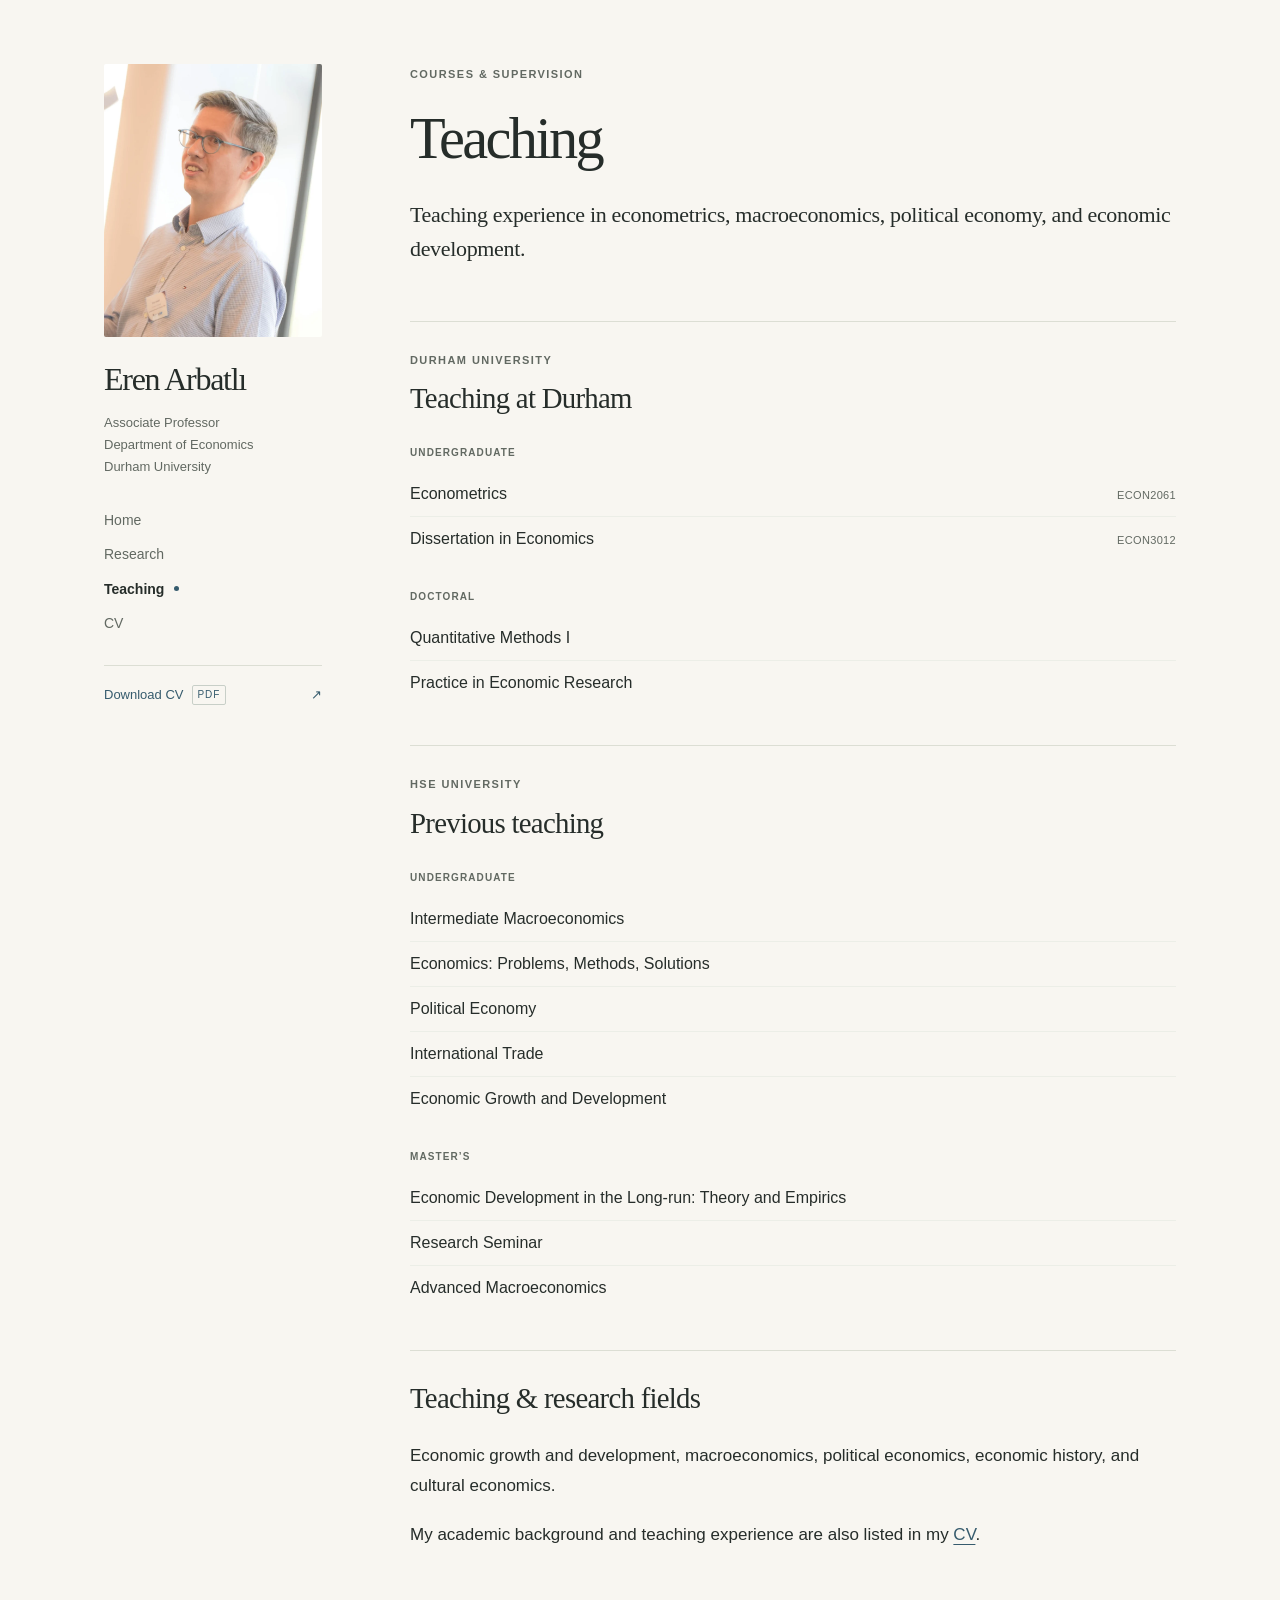
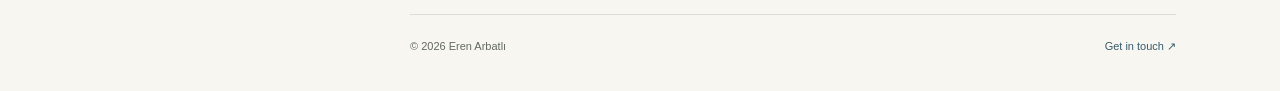
<file: teaching/index.html>
<!doctype html>
<html lang="en">
<head>
  <meta charset="utf-8">
  <meta name="viewport" content="width=device-width, initial-scale=1">
  <title>Teaching | Eren Arbatlı</title>
  <meta name="description" content="Eren Arbatlı’s teaching experience at Durham University and HSE University, including econometrics, macroeconomics, and economic development.">
  <meta name="author" content="Cemal Eren Arbatlı">
  <meta name="theme-color" content="#f8f6f1">
  <link rel="canonical" href="https://erenarbatli.github.io/teaching/">
  <meta property="og:type" content="website">
  <meta property="og:title" content="Teaching | Eren Arbatlı">
  <meta property="og:description" content="Eren Arbatlı’s teaching experience at Durham University and HSE University, including econometrics, macroeconomics, and economic development.">
  <meta property="og:url" content="https://erenarbatli.github.io/teaching/">
  <meta property="og:site_name" content="Eren Arbatlı">
  <meta property="og:locale" content="en_GB">
  <meta property="og:image" content="https://erenarbatli.github.io/assets/images/social-preview.jpg">
  <meta property="og:image:width" content="1200">
  <meta property="og:image:height" content="630">
  <meta property="og:image:alt" content="Eren Arbatlı, Associate Professor of Economics at Durham University">
  <meta name="twitter:card" content="summary_large_image">
  <meta name="twitter:title" content="Teaching | Eren Arbatlı">
  <meta name="twitter:description" content="Eren Arbatlı’s teaching experience at Durham University and HSE University, including econometrics, macroeconomics, and economic development.">
  <meta name="twitter:image" content="https://erenarbatli.github.io/assets/images/social-preview.jpg">
  <meta name="twitter:image:alt" content="Eren Arbatlı, Associate Professor of Economics at Durham University">
  <link rel="icon" type="image/svg+xml" href="/assets/favicon.svg">
  <link rel="stylesheet" href="/assets/site.css">

</head>
<body>
  <a class="skip-link" href="#main">Skip to content</a>
  <div class="site-shell">
    <header class="identity">
      <a class="portrait-link" href="/" aria-label="Eren Arbatlı — home">
        <picture><source srcset="/assets/images/eren-arbatli.webp" type="image/webp"><img class="portrait" src="/assets/images/eren-arbatli.jpg" width="800" height="1000" alt="Eren Arbatlı speaking at the Durham Development Economics Workshop."></picture>
      </a>
      <div class="identity-text">
        <a class="site-name" href="/">Eren Arbatlı</a>
        <p class="role">Associate Professor<br>Department of Economics<br><a href="https://www.durham.ac.uk/business/our-people/eren-arbatli/" target="_blank" rel="noopener noreferrer">Durham University</a></p>
      </div>
      <nav class="main-nav" aria-label="Main navigation"><a href="/">Home</a><a href="/research/">Research</a><a href="/teaching/" aria-current="page">Teaching</a><a href="/cv/">CV</a></nav>
      <a class="cv-link" href="/assets/files/eren-arbatli-cv.pdf" target="_blank" rel="noopener noreferrer">Download CV <span class="file-type">PDF</span><span aria-hidden="true">↗</span></a>
    </header>
    <div class="content-column">
      <main id="main" tabindex="-1"><div class="page-intro"><p class="eyebrow">Courses &amp; supervision</p><h1>Teaching</h1><p class="lead">Teaching experience in econometrics, macroeconomics, political economy, and economic development.</p></div>
<section class="teaching-section"><p class="small-label">Durham University</p><h2>Teaching at Durham</h2><h3>Undergraduate</h3><ul class="course-list"><li><span>Econometrics</span><span class="course-code">ECON2061</span></li><li><span>Dissertation in Economics</span><span class="course-code">ECON3012</span></li></ul><h3>Doctoral</h3><ul class="course-list"><li>Quantitative Methods I</li><li>Practice in Economic Research</li></ul></section>
<section class="teaching-section"><p class="small-label">HSE University</p><h2>Previous teaching</h2><h3>Undergraduate</h3><ul class="course-list"><li>Intermediate Macroeconomics</li><li>Economics: Problems, Methods, Solutions</li><li>Political Economy</li><li>International Trade</li><li>Economic Growth and Development</li></ul><h3>Master’s</h3><ul class="course-list"><li>Economic Development in the Long-run: Theory and Empirics</li><li>Research Seminar</li><li>Advanced Macroeconomics</li></ul></section>
<section class="teaching-section"><h2>Teaching &amp; research fields</h2><p>Economic growth and development, macroeconomics, political economics, economic history, and cultural economics.</p><p>My academic background and teaching experience are also listed in my <a href="/cv/">CV</a>.</p></section></main>
      <footer class="site-footer"><span>© 2026 Eren Arbatlı</span><a href="mailto:eren.arbatli@durham.ac.uk">Get in touch <span aria-hidden="true">↗</span></a></footer>
    </div>
  </div>
</body>
</html>
</file>
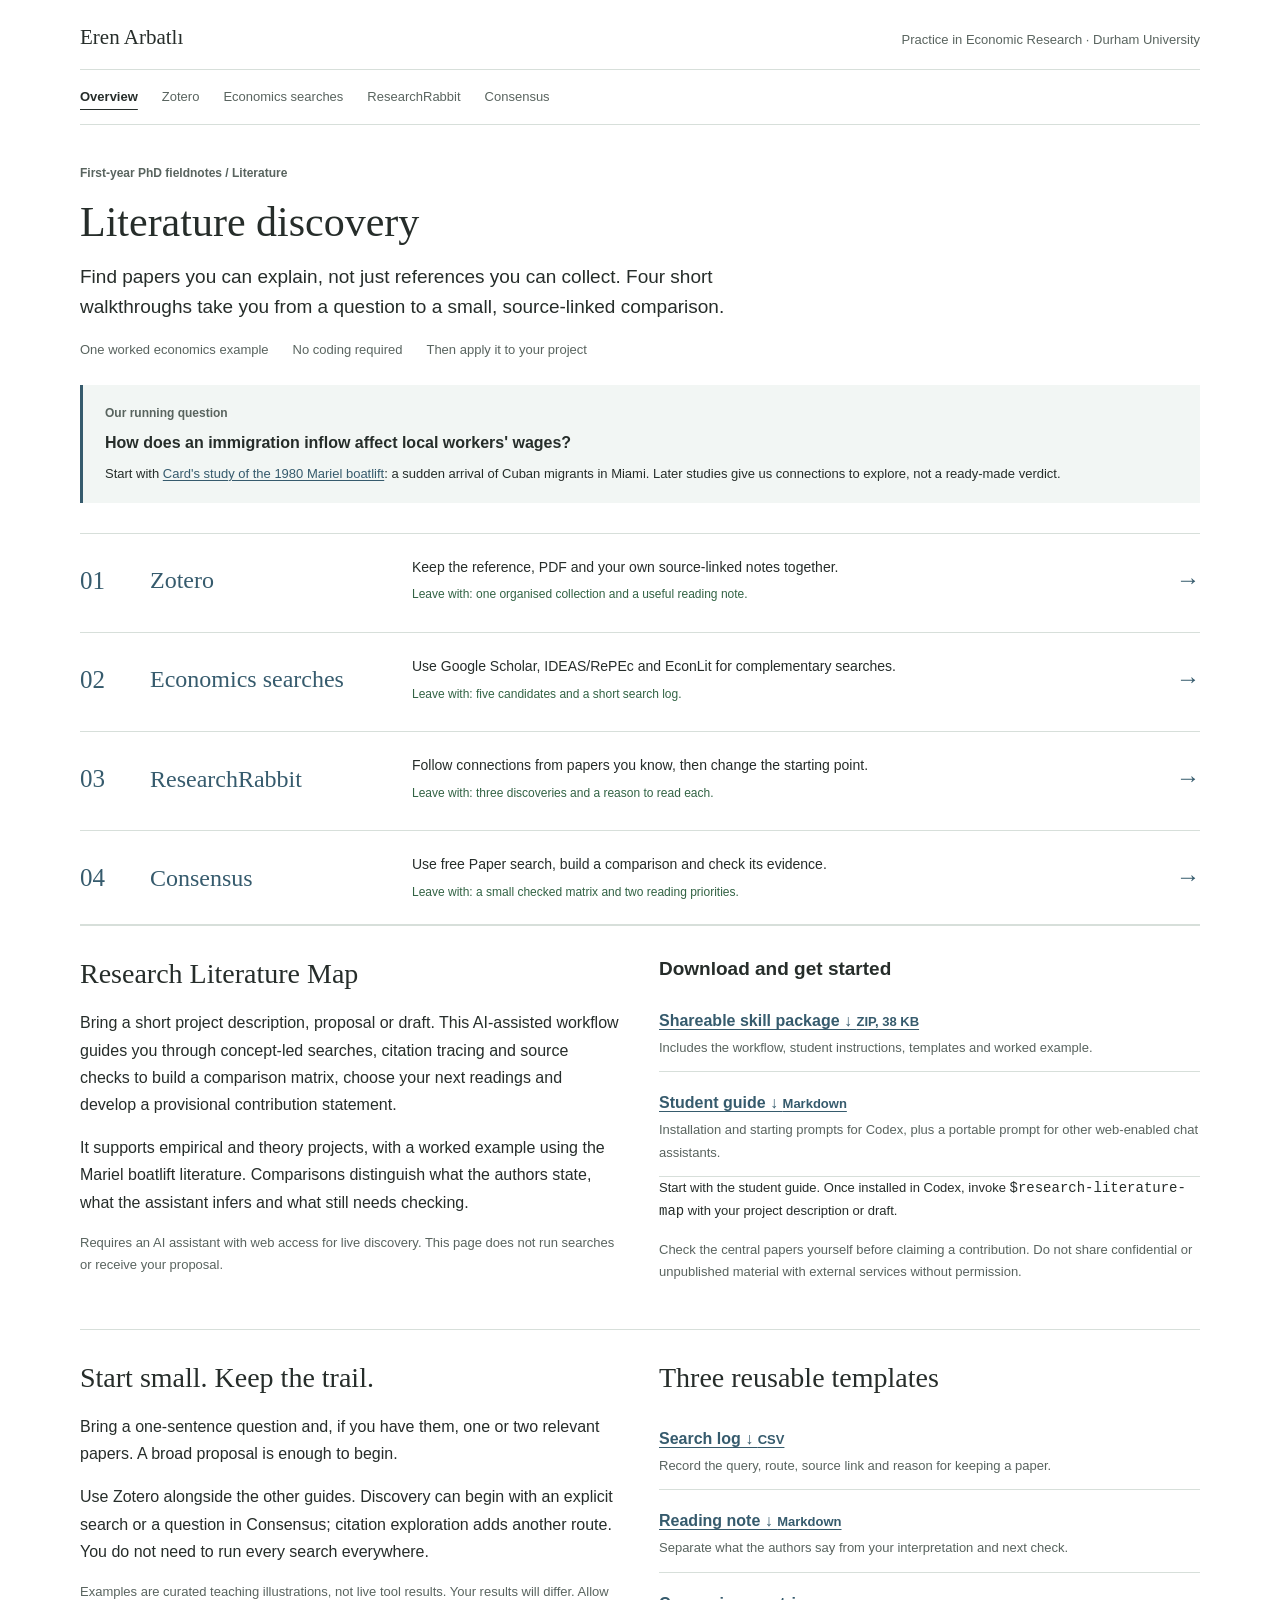
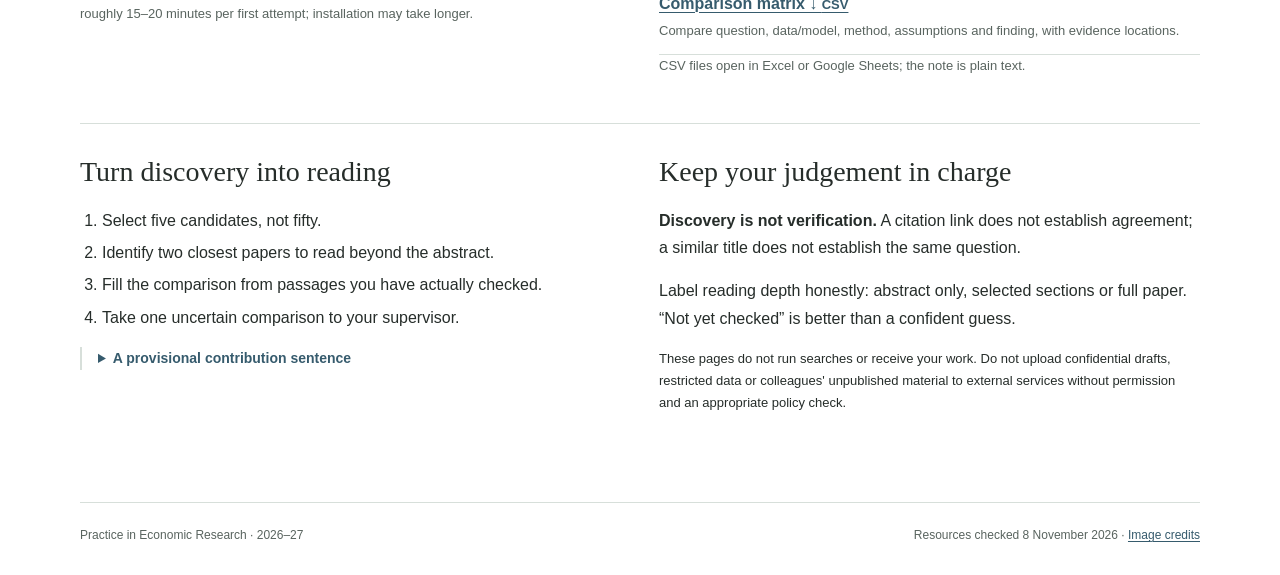
<file: teaching/research-tools/index.html>
<!doctype html>
<html lang="en">
<head>
  <meta charset="utf-8">
  <meta name="viewport" content="width=device-width, initial-scale=1">
  <title>Literature Discovery | Practice in Economic Research</title>
  <meta name="description" content="Practical guides and a downloadable AI-assisted skill for finding, organising and comparing economics research.">
  <meta name="robots" content="noindex, noarchive">
  <link rel="icon" href="../../assets/favicon.svg" type="image/svg+xml">
  <link rel="stylesheet" href="assets/guides.css">
  <script defer src="assets/guides.js"></script>
</head>
<body>
  <a class="skip-link" href="#main">Skip to content</a>
  <div class="shell">
    <header class="masthead">
      <a class="author" href="../../index.html">Eren Arbatl&#305;</a>
      <span class="module">Practice in Economic Research &middot; Durham University</span>
    </header>
    <nav class="guide-nav" aria-label="Literature guides">
      <a href="index.html" aria-current="page">Overview</a>
      <a href="zotero/index.html">Zotero</a>
      <a href="searching/index.html">Economics searches</a>
      <a href="researchrabbit/index.html">ResearchRabbit</a>
      <a href="consensus/index.html">Consensus</a>
    </nav>
    <main id="main" tabindex="-1">
      <div class="intro">
        <p class="eyebrow">First-year PhD fieldnotes / Literature</p>
        <h1>Literature discovery</h1>
        <p class="lead">Find papers you can explain, not just references you can collect. Four short walkthroughs take you from a question to a small, source-linked comparison.</p>
        <p class="meta"><span>One worked economics example</span><span>No coding required</span><span>Then apply it to your project</span></p>
      </div>
      <div class="example-strip">
        <p class="eyebrow">Our running question</p>
        <p><strong>How does an immigration inflow affect local workers' wages?</strong></p>
        <p class="small">Start with <a href="https://journals.sagepub.com/doi/10.1177/001979399004300205" target="_blank" rel="noopener noreferrer">Card's study of the 1980 Mariel boatlift</a>: a sudden arrival of Cuban migrants in Miami. Later studies give us connections to explore, not a ready-made verdict.</p>
      </div>
      <ol class="tool-list" aria-label="Four practical guides">
        <li class="tool-row">
          <span class="tool-number" aria-hidden="true">01</span>
          <a class="tool-name" href="zotero/index.html">Zotero</a>
          <div><p>Keep the reference, PDF and your own source-linked notes together.</p><p class="deliverable">Leave with: one organised collection and a useful reading note.</p></div>
          <a class="row-arrow" href="zotero/index.html" aria-label="Start the Zotero guide">&#8594;</a>
        </li>
        <li class="tool-row">
          <span class="tool-number" aria-hidden="true">02</span>
          <a class="tool-name" href="searching/index.html">Economics searches</a>
          <div><p>Use Google Scholar, IDEAS/RePEc and EconLit for complementary searches.</p><p class="deliverable">Leave with: five candidates and a short search log.</p></div>
          <a class="row-arrow" href="searching/index.html" aria-label="Start the economics searches guide">&#8594;</a>
        </li>
        <li class="tool-row">
          <span class="tool-number" aria-hidden="true">03</span>
          <a class="tool-name" href="researchrabbit/index.html">ResearchRabbit</a>
          <div><p>Follow connections from papers you know, then change the starting point.</p><p class="deliverable">Leave with: three discoveries and a reason to read each.</p></div>
          <a class="row-arrow" href="researchrabbit/index.html" aria-label="Start the ResearchRabbit guide">&#8594;</a>
        </li>
        <li class="tool-row">
          <span class="tool-number" aria-hidden="true">04</span>
          <a class="tool-name" href="consensus/index.html">Consensus</a>
          <div><p>Use free Paper search, build a comparison and check its evidence.</p><p class="deliverable">Leave with: a small checked matrix and two reading priorities.</p></div>
          <a class="row-arrow" href="consensus/index.html" aria-label="Start the Consensus guide">&#8594;</a>
        </li>
      </ol>
      <section id="research-literature-map" class="section two-col" aria-labelledby="literature-map-heading">
        <div>
          <h2 id="literature-map-heading">Research Literature Map</h2>
          <p>Bring a short project description, proposal or draft. This AI-assisted workflow guides you through concept-led searches, citation tracing and source checks to build a comparison matrix, choose your next readings and develop a provisional contribution statement.</p>
          <p>It supports empirical and theory projects, with a worked example using the Mariel boatlift literature. Comparisons distinguish what the authors state, what the assistant infers and what still needs checking.</p>
          <p class="small muted">Requires an AI assistant with web access for live discovery. This page does not run searches or receive your proposal.</p>
        </div>
        <div>
          <h3>Download and get started</h3>
          <ul class="downloads">
            <li><a href="downloads/research-literature-map.zip" download>Shareable skill package &darr; <span class="small">ZIP, 38 KB</span></a><p>Includes the workflow, student instructions, templates and worked example.</p></li>
            <li><a href="downloads/research-literature-map-student-guide.md" download>Student guide &darr; <span class="small">Markdown</span></a><p>Installation and starting prompts for Codex, plus a portable prompt for other web-enabled chat assistants.</p></li>
          </ul>
          <p class="small">Start with the student guide. Once installed in Codex, invoke <code>$research-literature-map</code> with your project description or draft.</p>
          <p class="small muted">Check the central papers yourself before claiming a contribution. Do not share confidential or unpublished material with external services without permission.</p>
        </div>
      </section>
      <section class="section two-col" aria-labelledby="start-heading">
        <div>
          <h2 id="start-heading">Start small. Keep the trail.</h2>
          <p>Bring a one-sentence question and, if you have them, one or two relevant papers. A broad proposal is enough to begin.</p>
          <p>Use Zotero alongside the other guides. Discovery can begin with an explicit search or a question in Consensus; citation exploration adds another route. You do not need to run every search everywhere.</p>
          <p class="small muted">Examples are curated teaching illustrations, not live tool results. Your results will differ. Allow roughly 15&ndash;20 minutes per first attempt; installation may take longer.</p>
        </div>
        <div>
          <h2>Three reusable templates</h2>
          <ul class="downloads">
            <li><a href="downloads/search-log.csv" download>Search log &darr; <span class="small">CSV</span></a><p>Record the query, route, source link and reason for keeping a paper.</p></li>
            <li><a href="downloads/reading-note.md" download>Reading note &darr; <span class="small">Markdown</span></a><p>Separate what the authors say from your interpretation and next check.</p></li>
            <li><a href="downloads/comparison-matrix.csv" download>Comparison matrix &darr; <span class="small">CSV</span></a><p>Compare question, data/model, method, assumptions and finding, with evidence locations.</p></li>
          </ul>
          <p class="small muted">CSV files open in Excel or Google Sheets; the note is plain text.</p>
        </div>
      </section>
      <section class="section two-col" aria-labelledby="reading-heading">
        <div>
          <h2 id="reading-heading">Turn discovery into reading</h2>
          <ol>
            <li>Select five candidates, not fifty.</li>
            <li>Identify two closest papers to read beyond the abstract.</li>
            <li>Fill the comparison from passages you have actually checked.</li>
            <li>Take one uncertain comparison to your supervisor.</li>
          </ol>
          <details>
            <summary>A provisional contribution sentence</summary>
            <p>&ldquo;The closest papers establish [specific finding in a defined setting]. I propose to examine [precise difference], which could change [economic interpretation]. I still need to verify [closest overlap or assumption].&rdquo;</p>
            <p class="small">Fill this from checked comparisons, not from the absence of search results. A different country or dataset is not automatically a contribution.</p>
          </details>
        </div>
        <div>
          <h2>Keep your judgement in charge</h2>
          <p><strong>Discovery is not verification.</strong> A citation link does not establish agreement; a similar title does not establish the same question.</p>
          <p>Label reading depth honestly: abstract only, selected sections or full paper. &ldquo;Not yet checked&rdquo; is better than a confident guess.</p>
          <p class="small">These pages do not run searches or receive your work. Do not upload confidential drafts, restricted data or colleagues' unpublished material to external services without permission and an appropriate policy check.</p>
        </div>
      </section>
    </main>
    <footer class="site-footer"><p>Practice in Economic Research &middot; 2026&ndash;27</p><p>Resources checked 8 November 2026 &middot; <a href="assets/credits.txt">Image credits</a></p></footer>
  </div>
</body>
</html>
</file>
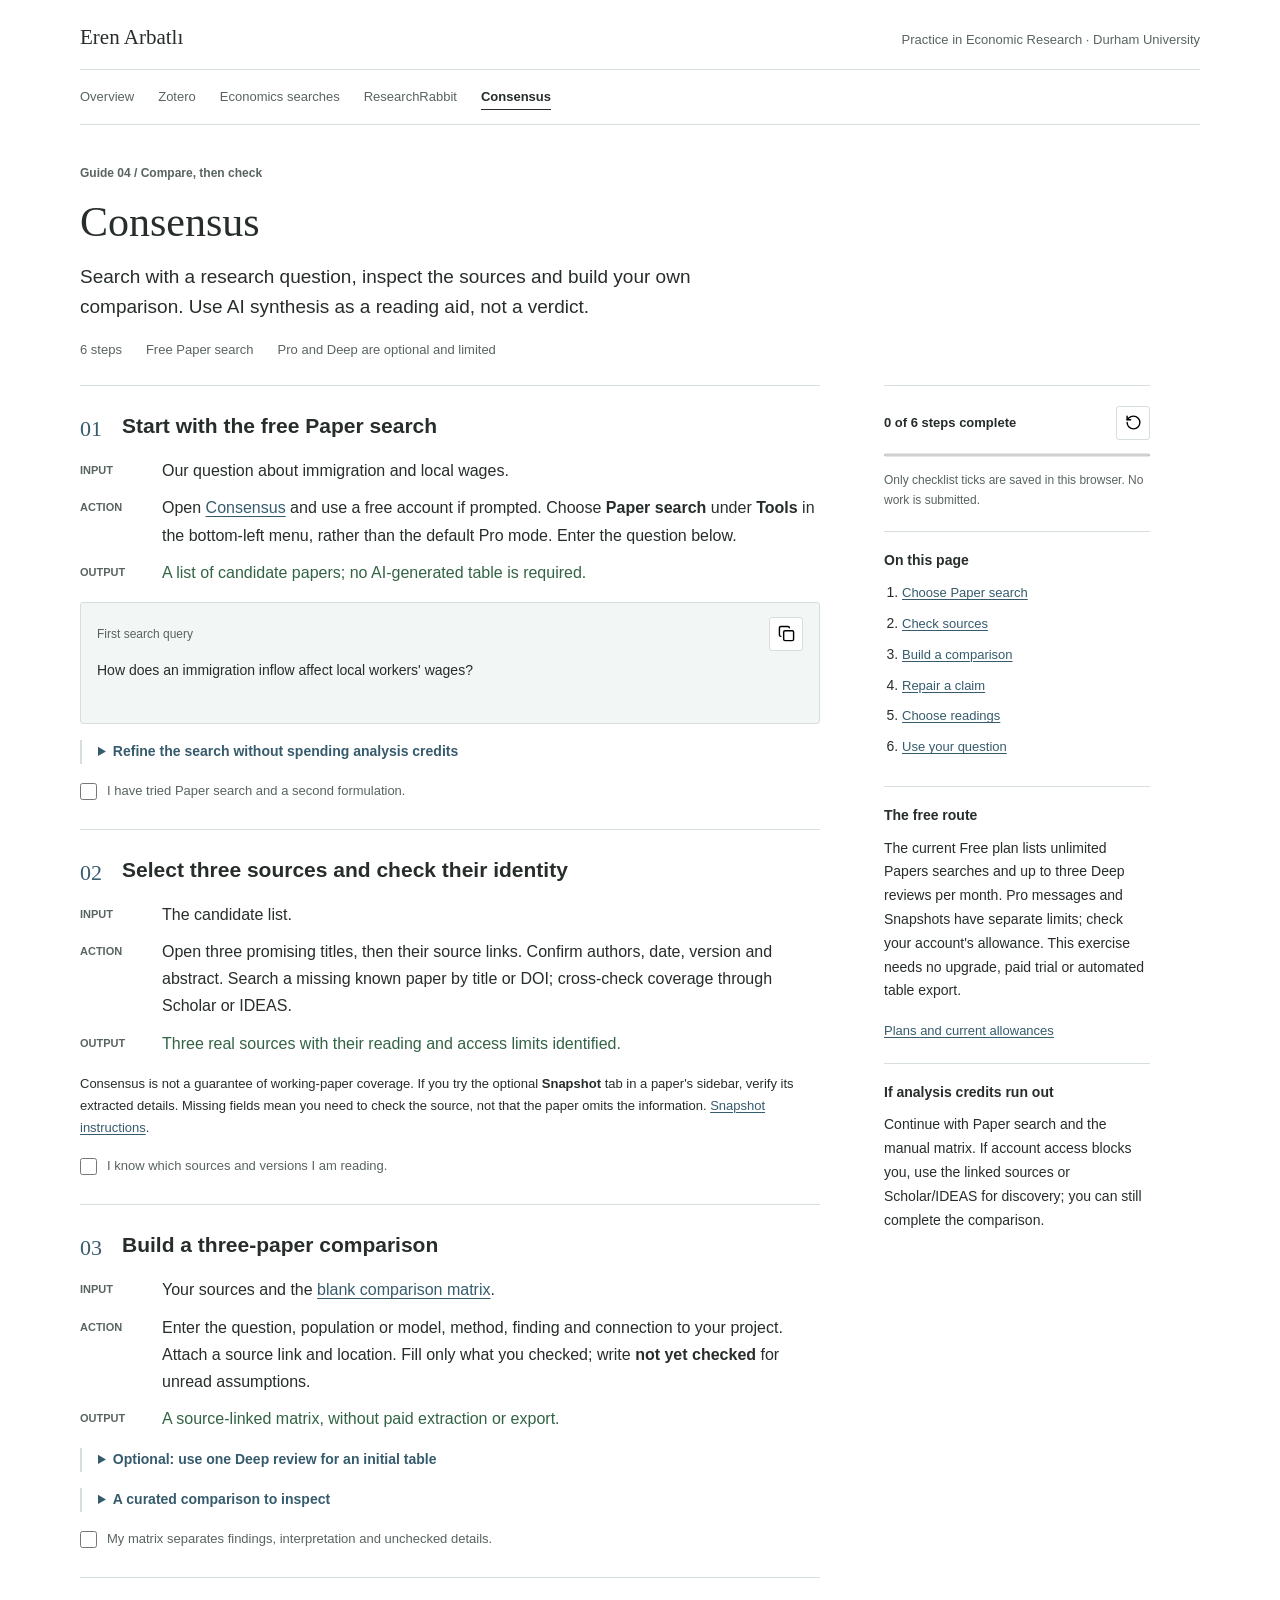
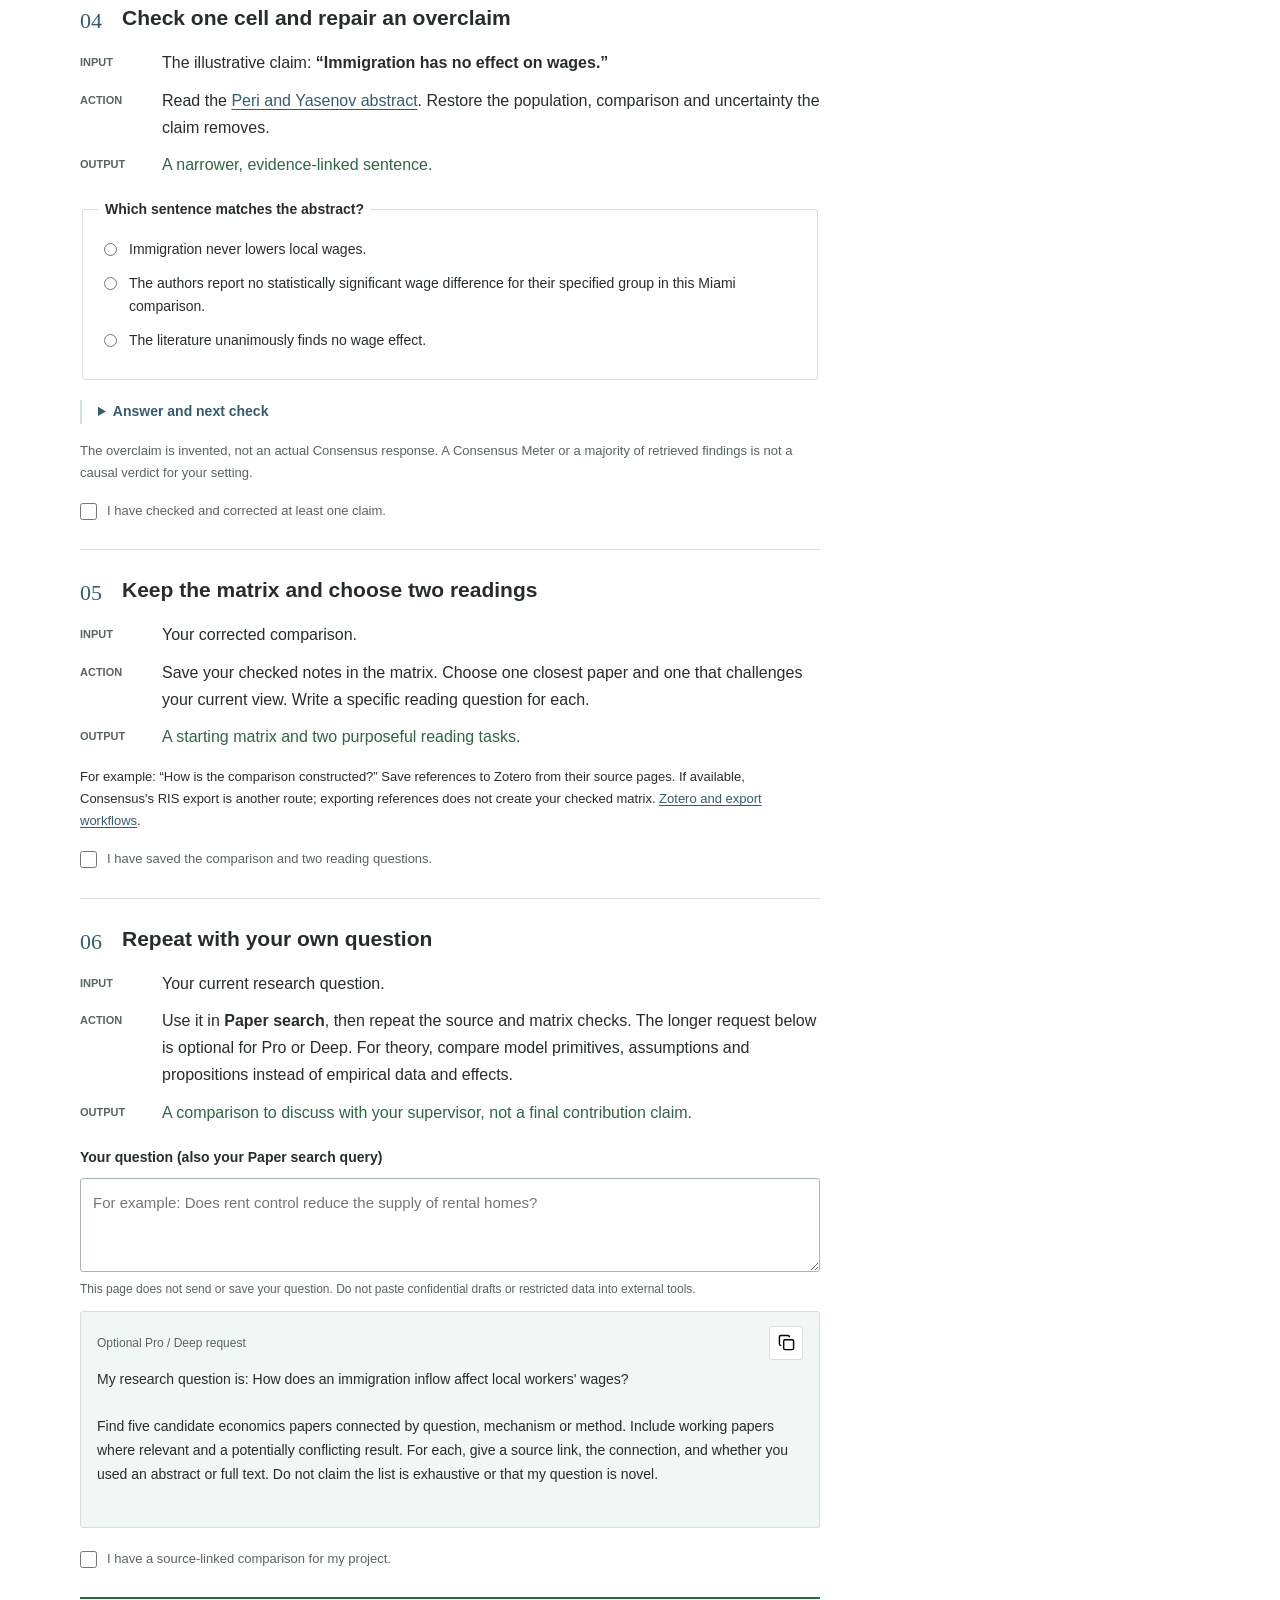
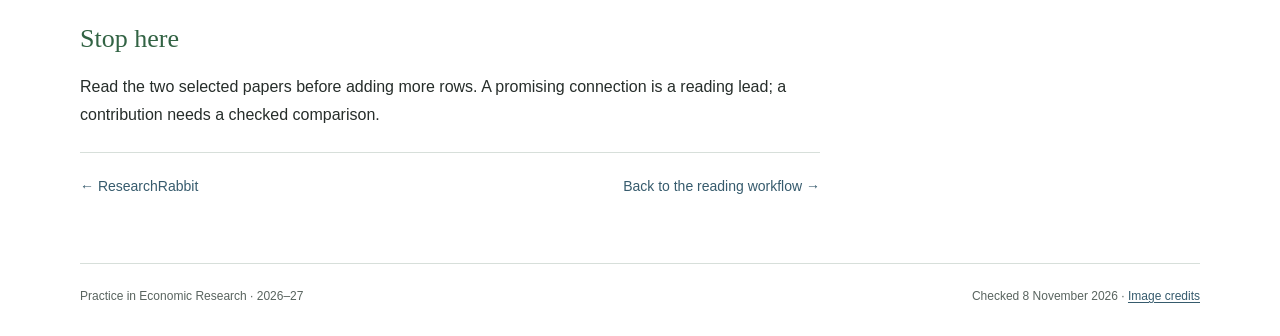
<file: teaching/research-tools/consensus/index.html>
<!doctype html>
<html lang="en">
<head>
  <meta charset="utf-8">
  <meta name="viewport" content="width=device-width, initial-scale=1">
  <title>Consensus: From Question to Checked Comparison | Literature Discovery</title>
  <meta name="description" content="Find economics papers with Consensus's free Paper search, build a source-linked comparison and choose your next readings. Deep review is optional.">
  <meta name="robots" content="noindex, noarchive">
  <link rel="icon" href="../../../assets/favicon.svg" type="image/svg+xml">
  <link rel="stylesheet" href="../assets/guides.css">
  <script defer src="../assets/guides.js"></script>
</head>
<body data-guide="consensus">
  <a class="skip-link" href="#main">Skip to content</a>
  <div class="shell">
    <header class="masthead"><a class="author" href="../../../index.html">Eren Arbatl&#305;</a><span class="module">Practice in Economic Research &middot; Durham University</span></header>
    <nav class="guide-nav" aria-label="Literature guides"><a href="../index.html">Overview</a><a href="../zotero/index.html">Zotero</a><a href="../searching/index.html">Economics searches</a><a href="../researchrabbit/index.html">ResearchRabbit</a><a href="index.html" aria-current="page">Consensus</a></nav>
    <main id="main" tabindex="-1">
      <div class="intro"><p class="eyebrow">Guide 04 / Compare, then check</p><h1>Consensus</h1><p class="lead">Search with a research question, inspect the sources and build your own comparison. Use AI synthesis as a reading aid, not a verdict.</p><p class="meta"><span>6 steps</span><span>Free Paper search</span><span>Pro and Deep are optional and limited</span></p></div>
      <div class="guide-layout">
        <article aria-label="Consensus walkthrough">
          <ol class="steps">
            <li class="step" id="question">
              <h2>Start with the free Paper search</h2>
              <dl class="io"><div><dt>Input</dt><dd>Our question about immigration and local wages.</dd></div><div><dt>Action</dt><dd>Open <a href="https://consensus.app/search/" target="_blank" rel="noopener noreferrer">Consensus</a> and use a free account if prompted. Choose <strong>Paper search</strong> under <strong>Tools</strong> in the bottom-left menu, rather than the default Pro mode. Enter the question below.</dd></div><div><dt>Output</dt><dd class="output">A list of candidate papers; no AI-generated table is required.</dd></div></dl>
              <div class="copy-block"><div class="copy-bar"><span class="copy-label">First search query</span><button class="icon-button" type="button" data-copy="consensus-first" data-tooltip="Copy query" aria-label="Copy first Consensus query"><img src="../assets/copy.svg" alt=""></button></div><p class="copy-text" id="consensus-first" tabindex="0">How does an immigration inflow affect local workers' wages?</p><p class="copy-feedback" role="status"></p></div>
              <details><summary>Refine the search without spending analysis credits</summary><p>Run another Paper search for <strong>Mariel boatlift wages</strong>, then try <strong>immigration firms labour supply adjustment</strong>. These are search formulations, not requests for an AI report.</p><p class="small">The current documentation places Paper search under Tools and says the main search defaults to Pro. Labels can change: check the selected mode. <a href="https://help.consensus.app/en/articles/9922660-how-to-search-best-practices" target="_blank" rel="noopener noreferrer">Official search instructions</a>.</p></details>
              <label class="complete"><input id="c-1" type="checkbox" data-step-check> I have tried Paper search and a second formulation.</label>
            </li>
            <li class="step" id="select">
              <h2>Select three sources and check their identity</h2>
              <dl class="io"><div><dt>Input</dt><dd>The candidate list.</dd></div><div><dt>Action</dt><dd>Open three promising titles, then their source links. Confirm authors, date, version and abstract. Search a missing known paper by title or DOI; cross-check coverage through Scholar or IDEAS.</dd></div><div><dt>Output</dt><dd class="output">Three real sources with their reading and access limits identified.</dd></div></dl>
              <p class="small">Consensus is not a guarantee of working-paper coverage. If you try the optional <strong>Snapshot</strong> tab in a paper's sidebar, verify its extracted details. Missing fields mean you need to check the source, not that the paper omits the information. <a href="https://help.consensus.app/en/articles/10065008-using-the-study-snapshot" target="_blank" rel="noopener noreferrer">Snapshot instructions</a>.</p>
              <label class="complete"><input id="c-2" type="checkbox" data-step-check> I know which sources and versions I am reading.</label>
            </li>
            <li class="step" id="compare">
              <h2>Build a three-paper comparison</h2>
              <dl class="io"><div><dt>Input</dt><dd>Your sources and the <a href="../downloads/comparison-matrix.csv" download>blank comparison matrix</a>.</dd></div><div><dt>Action</dt><dd>Enter the question, population or model, method, finding and connection to your project. Attach a source link and location. Fill only what you checked; write <strong>not yet checked</strong> for unread assumptions.</dd></div><div><dt>Output</dt><dd class="output">A source-linked matrix, without paid extraction or export.</dd></div></dl>
              <details><summary>Optional: use one Deep review for an initial table</summary><p>If you have an unused free allowance, choose <strong>Deep</strong> in the main search bar and adapt this request. Check which papers and versions it actually uses; a requested paper is not a guarantee of retrieval.</p><div class="copy-block"><div class="copy-bar"><span class="copy-label">Optional Deep request</span><button class="icon-button" type="button" data-copy="consensus-comparison" data-tooltip="Copy request" aria-label="Copy optional Deep comparison request"><img src="../assets/copy.svg" alt=""></button></div><p class="copy-text" id="consensus-comparison" tabindex="0">Compare the Mariel boatlift studies by Card (1990), Borjas (2017), and Peri and Yasenov (2019). Give source links and a table of populations, methods, author-reported findings and important differences. Distinguish abstract-based statements from full-text checks. Do not infer missing assumptions or treat a statistically insignificant estimate as proof of zero effect.</p><p class="copy-feedback" role="status"></p></div><p class="small">Deep can produce tables. An inline citation checkmark indicates full-text use, not independent verification. Deep also uses a Pro message credit. <a href="https://help.consensus.app/en/articles/11740827-how-to-use-deep-review" target="_blank" rel="noopener noreferrer">Deep instructions and source indicators</a>.</p></details>
              <details><summary>A curated comparison to inspect</summary>
                <p class="sample-label">Teaching example, not a Consensus output or a full literature review</p>
                <p class="small">These entries stop at what the linked abstracts support. Connections are our interpretations; detailed design appraisal remains to be checked.</p>
                <section class="comparison"><h3><a href="https://journals.sagepub.com/doi/10.1177/001979399004300205" target="_blank" rel="noopener noreferrer">Card (1990)</a></h3><dl><div><dt>Question/data</dt><dd>Mariel's labour-market effects; Current Population Survey, Miami.</dd></div><div><dt>Author reports</dt><dd>Little response in less-skilled workers' wages or unemployment.</dd></div><div><dt>Connection</dt><dd>Direct starting point for this question.</dd></div><div><dt>Evidence</dt><dd>Published abstract, printed p. 245 (<a href="https://davidcard.berkeley.edu/papers/mariel-impact.pdf#page=2" target="_blank" rel="noopener noreferrer">author's copy</a>). Design assumptions: not yet checked.</dd></div></dl></section>
                <section class="comparison"><h3><a href="https://www.hks.harvard.edu/publications/wage-impact-marielitos-reappraisal-0" target="_blank" rel="noopener noreferrer">Borjas (2017)</a></h3><dl><div><dt>Question/sample</dt><dd>Re-examines Mariel, focusing on high-school dropouts.</dd></div><div><dt>Author reports</dt><dd>A substantial wage decline for that low-skill group.</dd></div><div><dt>Connection</dt><dd>A contrasting result; inspect samples and design before explaining disagreement.</dd></div><div><dt>Evidence</dt><dd>Published abstract on the author's institutional page. Detailed assumptions: not yet checked.</dd></div></dl></section>
                <section class="comparison"><h3><a href="https://doi.org/10.3368/jhr.54.2.0217.8561R1" target="_blank" rel="noopener noreferrer">Peri and Yasenov (2019)</a></h3><dl><div><dt>Method/sample</dt><dd>Synthetic control, non-Cuban high-school dropouts.</dd></div><div><dt>Author reports</dt><dd>No statistically significant wage difference relative to the control after 1980.</dd></div><div><dt>Connection</dt><dd>A methodological re-examination.</dd></div><div><dt>Evidence</dt><dd><a href="https://jhr.uwpress.org/content/54/2/267" target="_blank" rel="noopener noreferrer">Published abstract, printed p. 267</a>. Exact identifying assumptions: not yet checked.</dd></div></dl></section>
                <p class="small"><a href="../downloads/mariel-example-matrix.csv" download>Download this explicitly limited example &darr; CSV</a></p>
              </details>
              <label class="complete"><input id="c-3" type="checkbox" data-step-check> My matrix separates findings, interpretation and unchecked details.</label>
            </li>
            <li class="step" id="audit">
              <h2>Check one cell and repair an overclaim</h2>
              <dl class="io"><div><dt>Input</dt><dd>The illustrative claim: <strong>&ldquo;Immigration has no effect on wages.&rdquo;</strong></dd></div><div><dt>Action</dt><dd>Read the <a href="https://jhr.uwpress.org/content/54/2/267" target="_blank" rel="noopener noreferrer">Peri and Yasenov abstract</a>. Restore the population, comparison and uncertainty the claim removes.</dd></div><div><dt>Output</dt><dd class="output">A narrower, evidence-linked sentence.</dd></div></dl>
              <div class="question-check" data-evidence-check><fieldset><legend>Which sentence matches the abstract?</legend><label><input type="radio" name="claim" value="universal"> Immigration never lowers local wages.</label><label><input type="radio" name="claim" value="scoped"> The authors report no statistically significant wage difference for their specified group in this Miami comparison.</label><label><input type="radio" name="claim" value="agreement"> The literature unanimously finds no wage effect.</label><p class="answer" data-answer-message role="status" hidden></p></fieldset></div>
              <details><summary>Answer and next check</summary><p>The second sentence preserves the study's scope and statistical uncertainty. It reports the authors' finding; it does not endorse their identification. Read the methods and results next.</p></details>
              <p class="small muted">The overclaim is invented, not an actual Consensus response. A Consensus Meter or a majority of retrieved findings is not a causal verdict for your setting.</p>
              <label class="complete"><input id="c-4" type="checkbox" data-step-check> I have checked and corrected at least one claim.</label>
            </li>
            <li class="step" id="save">
              <h2>Keep the matrix and choose two readings</h2>
              <dl class="io"><div><dt>Input</dt><dd>Your corrected comparison.</dd></div><div><dt>Action</dt><dd>Save your checked notes in the matrix. Choose one closest paper and one that challenges your current view. Write a specific reading question for each.</dd></div><div><dt>Output</dt><dd class="output">A starting matrix and two purposeful reading tasks.</dd></div></dl>
              <p class="small">For example: &ldquo;How is the comparison constructed?&rdquo; Save references to Zotero from their source pages. If available, Consensus's RIS export is another route; exporting references does not create your checked matrix. <a href="https://help.consensus.app/en/articles/9922811-how-to-export-consensus-results-to-reference-managers-endnote-zotero-paperpile" target="_blank" rel="noopener noreferrer">Zotero and export workflows</a>.</p>
              <label class="complete"><input id="c-5" type="checkbox" data-step-check> I have saved the comparison and two reading questions.</label>
            </li>
            <li class="step" id="your-project">
              <h2>Repeat with your own question</h2>
              <dl class="io"><div><dt>Input</dt><dd>Your current research question.</dd></div><div><dt>Action</dt><dd>Use it in <strong>Paper search</strong>, then repeat the source and matrix checks. The longer request below is optional for Pro or Deep. For theory, compare model primitives, assumptions and propositions instead of empirical data and effects.</dd></div><div><dt>Output</dt><dd class="output">A comparison to discuss with your supervisor, not a final contribution claim.</dd></div></dl>
              <div class="prompt-builder" data-prompt-builder><label class="field" for="project-question">Your question (also your Paper search query)</label><textarea id="project-question" maxlength="1600" data-example="How does an immigration inflow affect local workers' wages?" placeholder="For example: Does rent control reduce the supply of rental homes?"></textarea><p class="privacy-note">This page does not send or save your question. Do not paste confidential drafts or restricted data into external tools.</p><div class="copy-block"><div class="copy-bar"><span class="copy-label">Optional Pro / Deep request</span><button class="icon-button" type="button" data-copy="own-prompt" data-tooltip="Copy request" aria-label="Copy personalised research request"><img src="../assets/copy.svg" alt=""></button></div><p class="copy-text" id="own-prompt" data-prompt-output tabindex="0">My research question is: [insert your question].

Find five candidate economics papers connected by question, mechanism or method. Include working papers where relevant and a potentially conflicting result. For each, give a source link, the connection, and whether you used an abstract or full text. Do not claim the list is exhaustive or that my question is novel.</p><p class="copy-feedback" role="status"></p></div></div>
              <label class="complete"><input id="c-6" type="checkbox" data-step-check> I have a source-linked comparison for my project.</label>
            </li>
          </ol>
          <section class="finish"><h2>Stop here</h2><p>Read the two selected papers before adding more rows. A promising connection is a reading lead; a contribution needs a checked comparison.</p></section>
          <nav class="next-guide" aria-label="Continue learning"><a href="../researchrabbit/index.html">&#8592; ResearchRabbit</a><a href="../index.html#reading-heading">Back to the reading workflow &#8594;</a></nav>
        </article>
        <aside aria-label="Guide checklist and resources">
          <div class="aside-block"><div class="progress-line"><p class="progress-label" data-progress-label>Six practical steps</p><button class="icon-button" type="button" data-reset-progress data-tooltip="Reset progress" aria-label="Reset Consensus checklist"><img src="../assets/rotate-ccw.svg" alt=""></button></div><progress max="6" value="0" aria-label="Consensus steps complete"></progress><p class="progress-note">Only checklist ticks are saved in this browser. No work is submitted.</p></div>
          <div class="aside-block contents"><h2>On this page</h2><ol><li><a href="#question">Choose Paper search</a></li><li><a href="#select">Check sources</a></li><li><a href="#compare">Build a comparison</a></li><li><a href="#audit">Repair a claim</a></li><li><a href="#save">Choose readings</a></li><li><a href="#your-project">Use your question</a></li></ol></div>
          <div class="aside-block"><h2>The free route</h2><p>The current Free plan lists unlimited Papers searches and up to three Deep reviews per month. Pro messages and Snapshots have separate limits; check your account's allowance. This exercise needs no upgrade, paid trial or automated table export.</p><p><a href="https://help.consensus.app/en/articles/10087865-subscription-plans" target="_blank" rel="noopener noreferrer">Plans and current allowances</a></p></div>
          <div class="aside-block"><h2>If analysis credits run out</h2><p>Continue with Paper search and the manual matrix. If account access blocks you, use the linked sources or Scholar/IDEAS for discovery; you can still complete the comparison.</p></div>
        </aside>
      </div>
    </main>
    <footer class="site-footer"><p>Practice in Economic Research &middot; 2026&ndash;27</p><p>Checked 8 November 2026 &middot; <a href="../assets/credits.txt">Image credits</a></p></footer>
  </div>
</body>
</html>
</file>
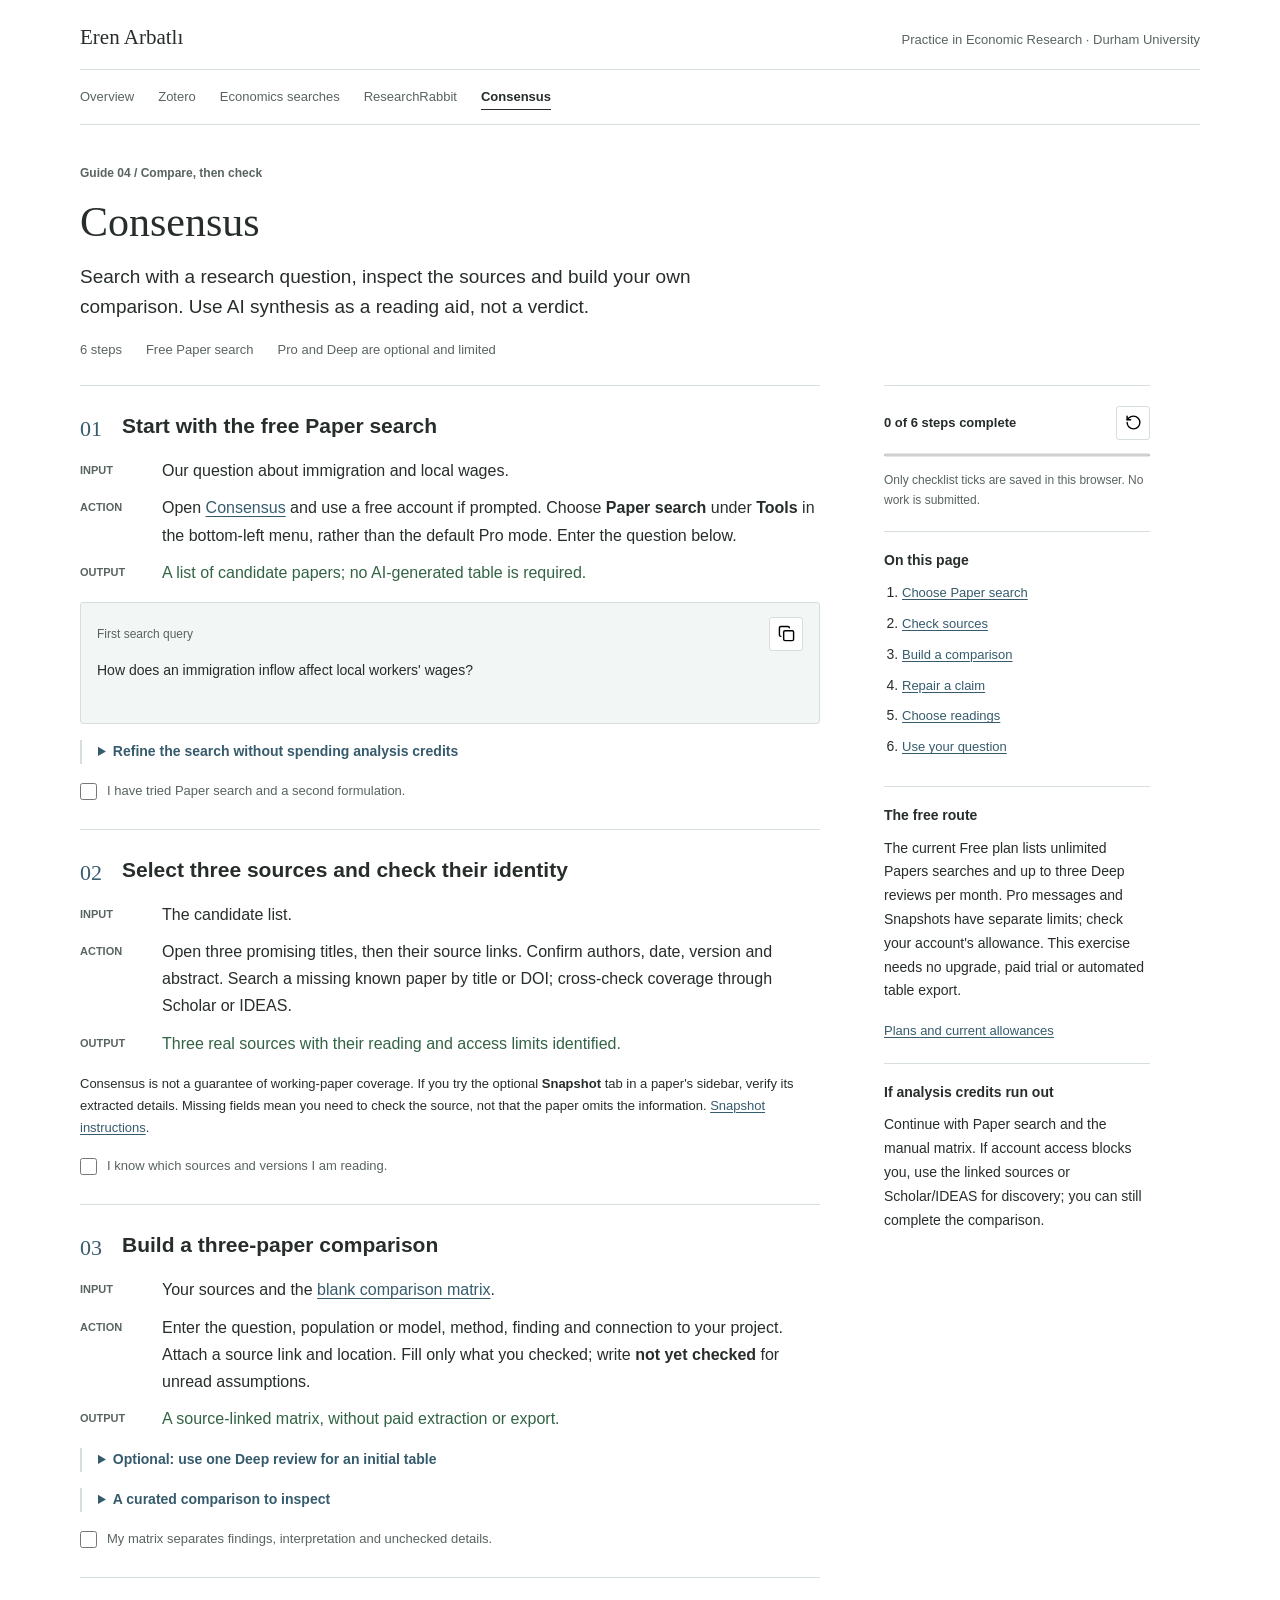
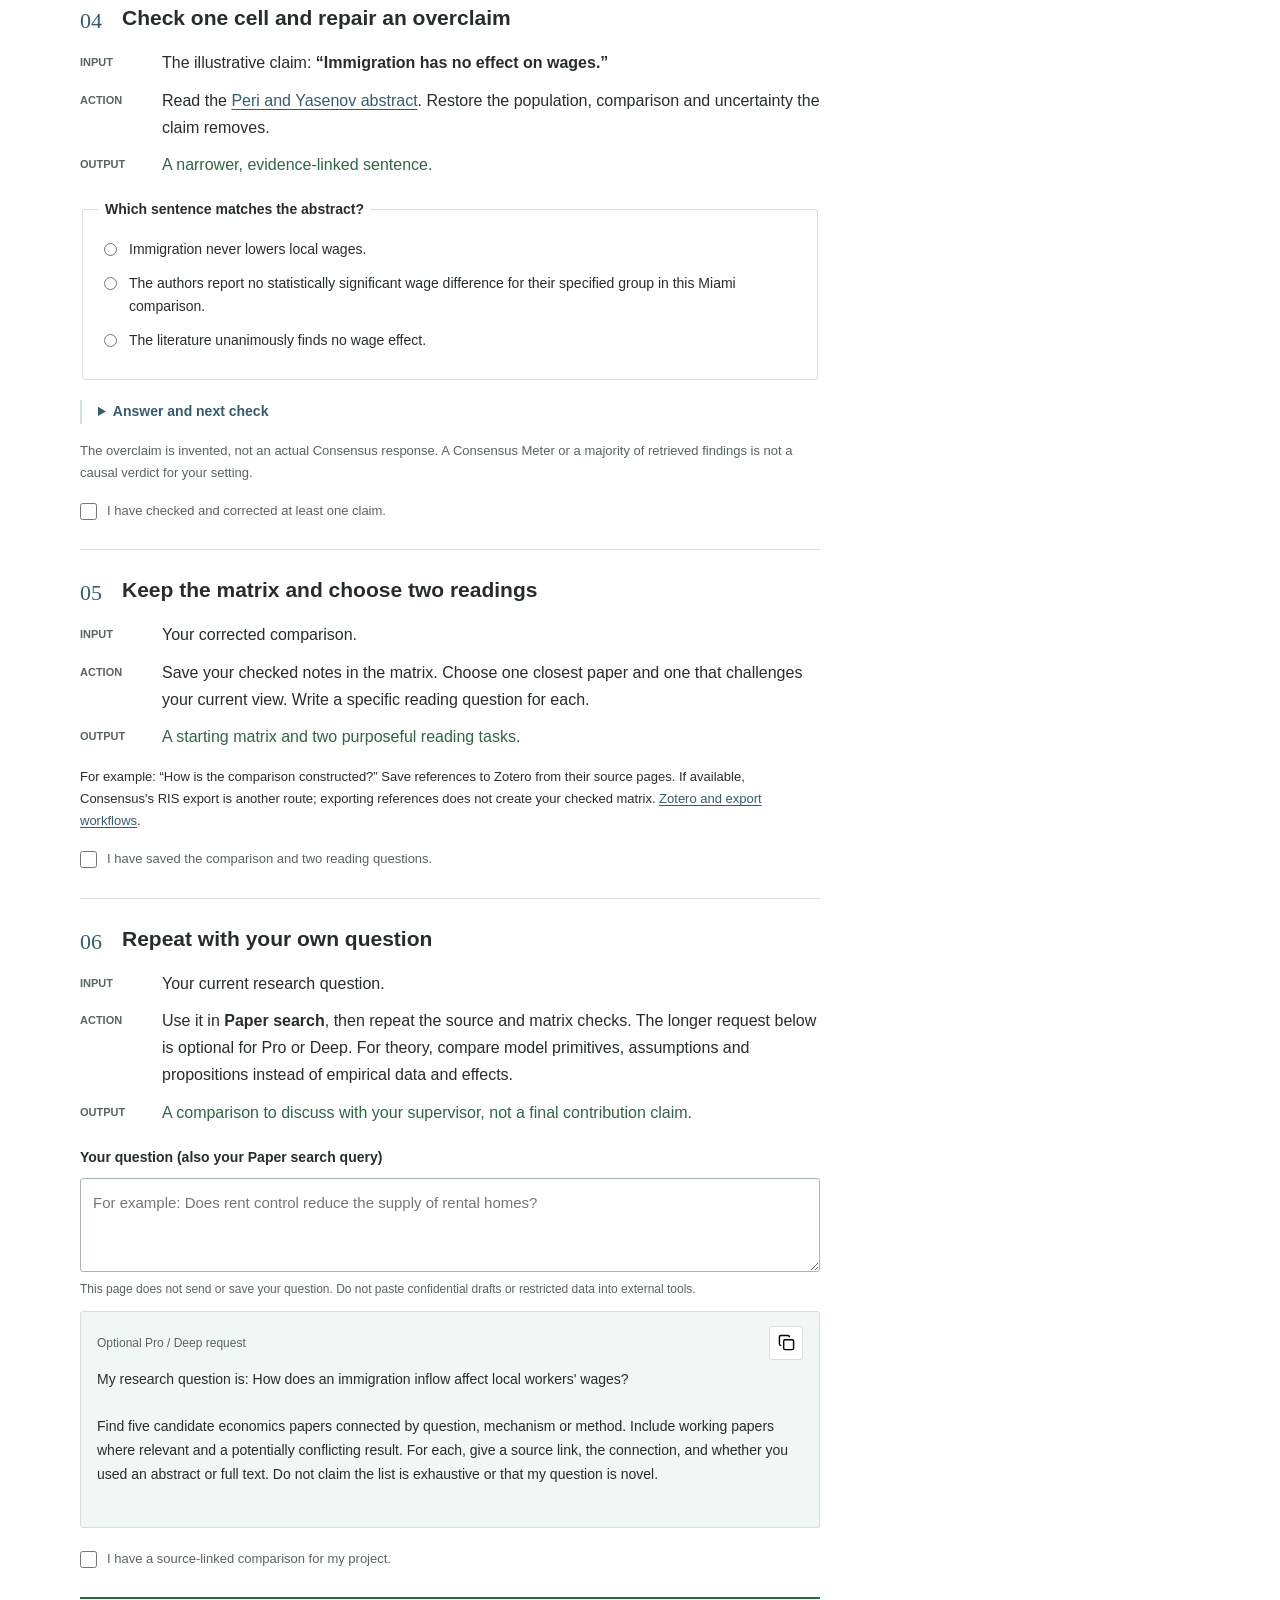
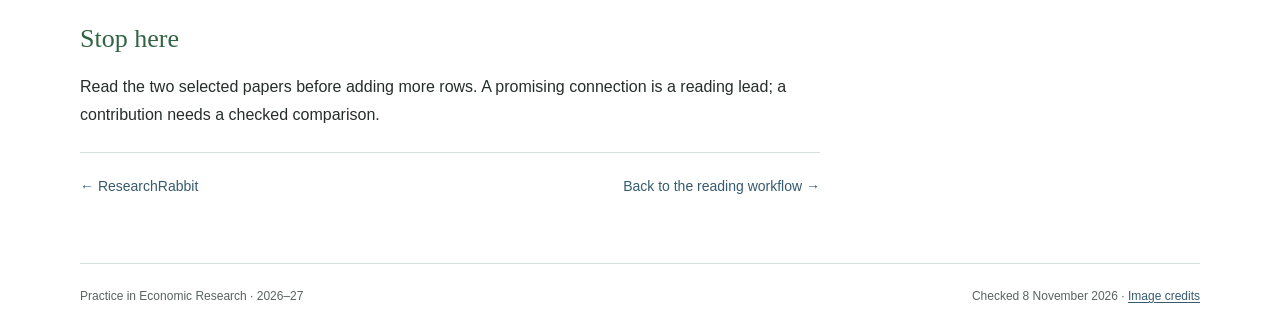
<file: teaching/research-tools/elicit/index.html>
<!doctype html>
<html lang="en">
<head>
  <meta charset="utf-8">
  <meta name="viewport" content="width=device-width, initial-scale=1">
  <title>Guide Replaced by Consensus | Literature Discovery</title>
  <meta name="robots" content="noindex, noarchive">
  <meta http-equiv="refresh" content="0; url=../consensus/index.html">
  <link rel="canonical" href="https://erenarbatli.github.io/teaching/research-tools/consensus/">
  <link rel="stylesheet" href="../assets/guides.css">
</head>
<body><main class="shell"><div class="intro"><h1>This guide has moved</h1><p>The Elicit walkthrough has been replaced by the <a href="../consensus/index.html">Consensus guide</a>, which includes a free Paper-search workflow.</p></div></main></body>
</html>
</file>
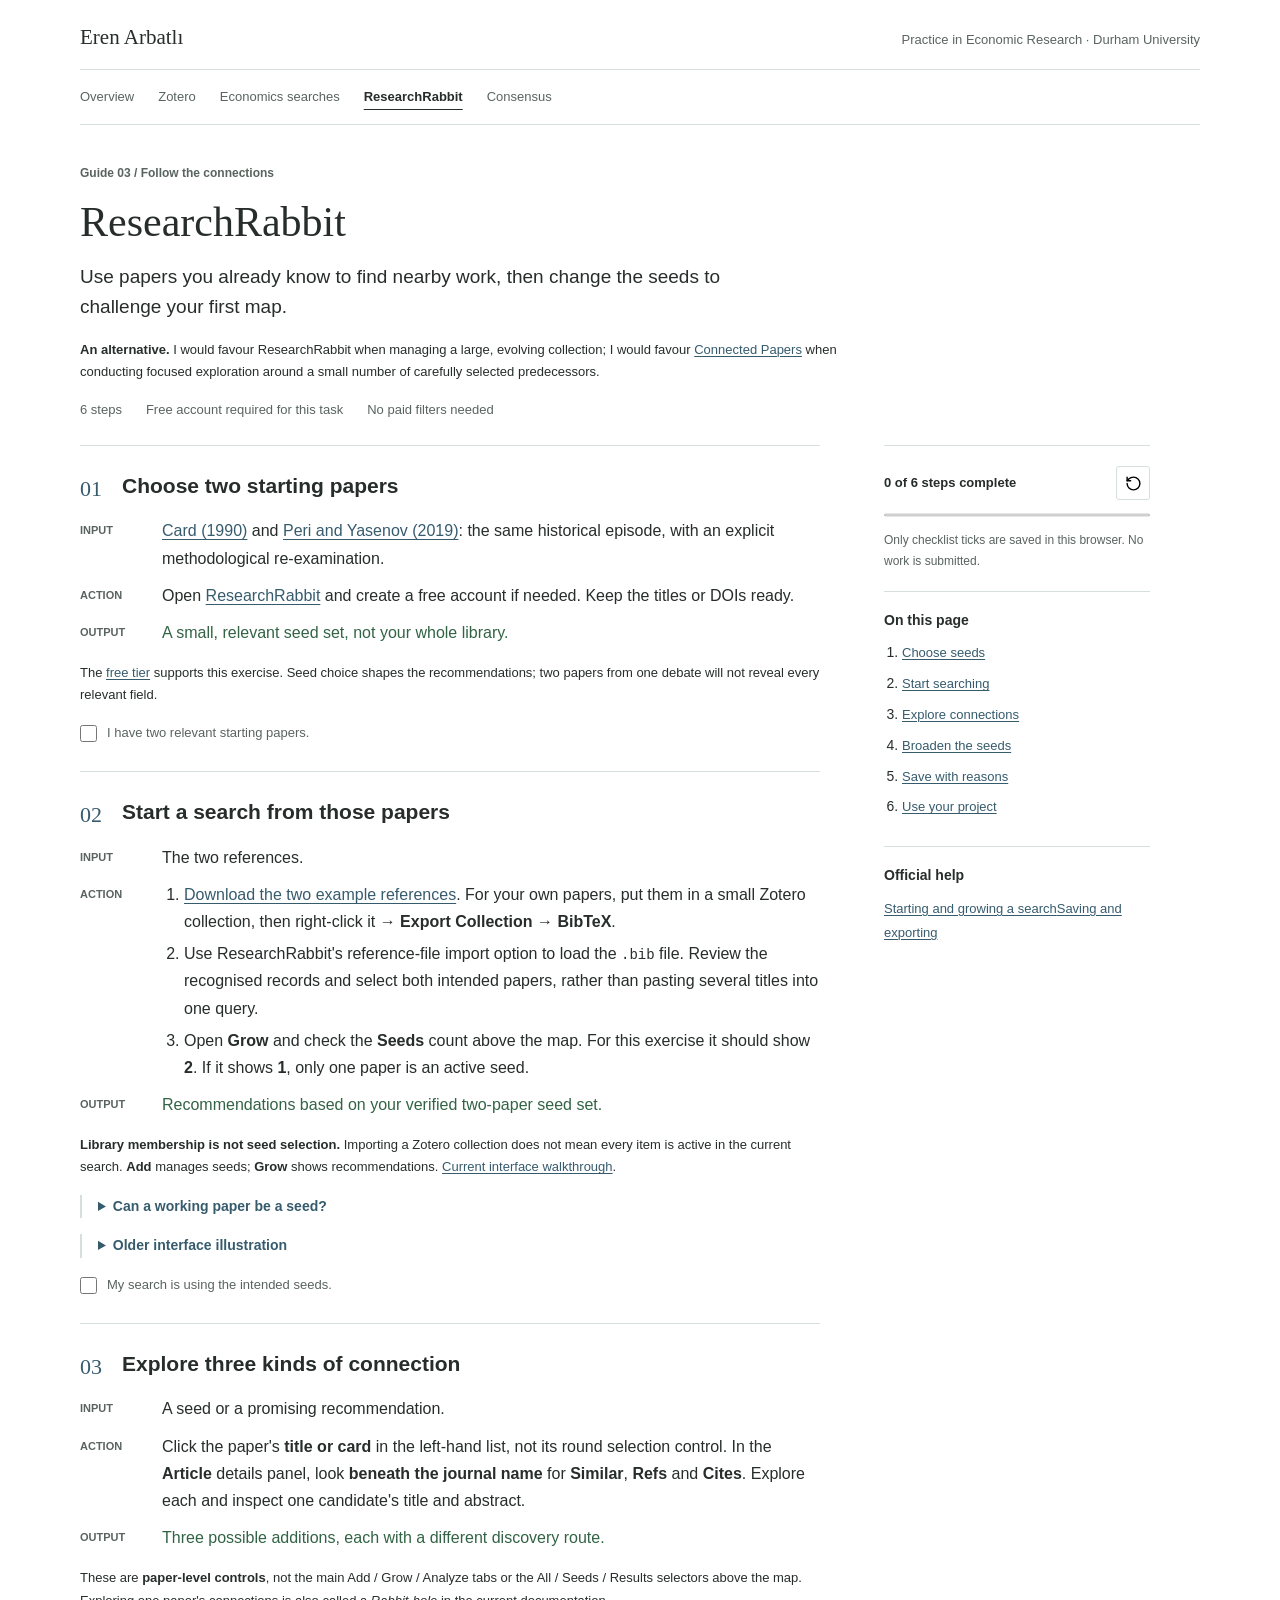
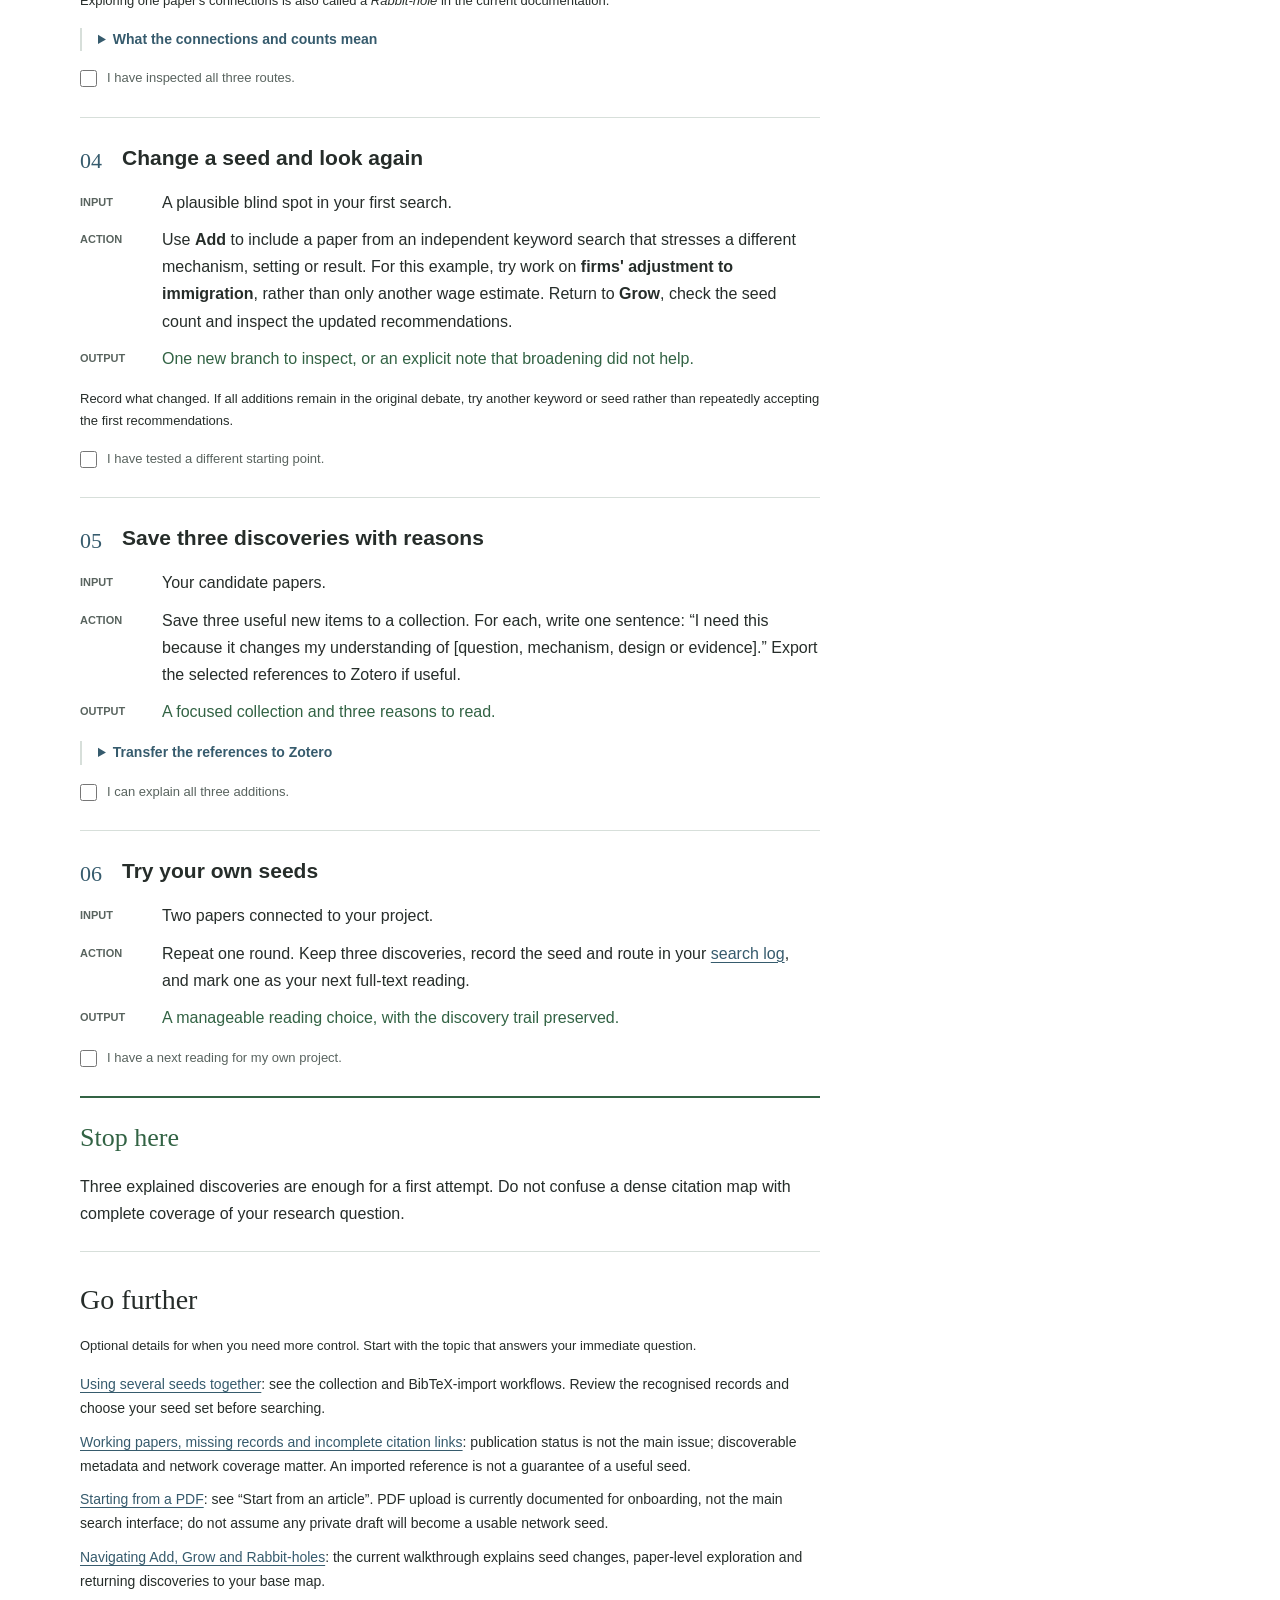
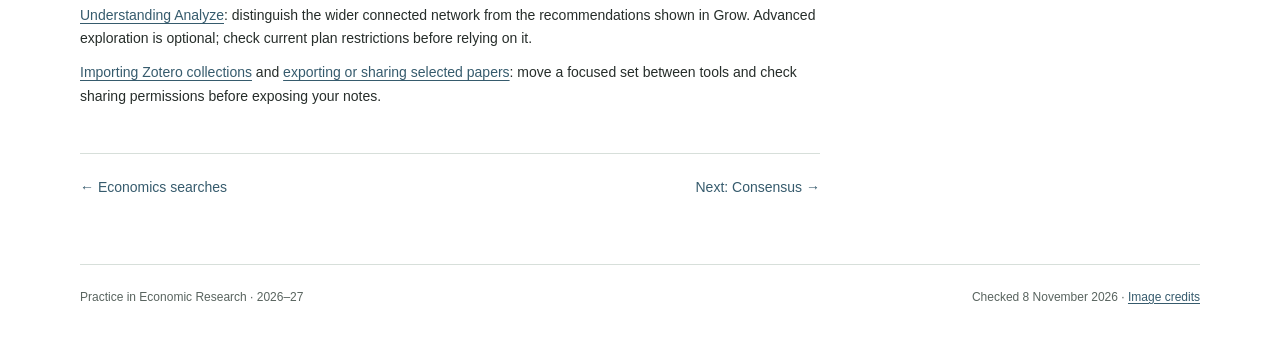
<file: teaching/research-tools/researchrabbit/index.html>
<!doctype html>
<html lang="en">
<head>
  <meta charset="utf-8">
  <meta name="viewport" content="width=device-width, initial-scale=1">
  <title>ResearchRabbit: Follow Paper Connections | Literature Discovery</title>
  <meta name="description" content="A six-step guide to starting a ResearchRabbit search, following citation connections and choosing a small set of papers to read.">
  <meta name="robots" content="noindex, noarchive">
  <link rel="icon" href="../../../assets/favicon.svg" type="image/svg+xml">
  <link rel="stylesheet" href="../assets/guides.css">
  <script defer src="../assets/guides.js"></script>
</head>
<body data-guide="researchrabbit">
  <a class="skip-link" href="#main">Skip to content</a>
  <div class="shell">
    <header class="masthead"><a class="author" href="../../../index.html">Eren Arbatl&#305;</a><span class="module">Practice in Economic Research &middot; Durham University</span></header>
    <nav class="guide-nav" aria-label="Literature guides"><a href="../index.html">Overview</a><a href="../zotero/index.html">Zotero</a><a href="../searching/index.html">Economics searches</a><a href="index.html" aria-current="page">ResearchRabbit</a><a href="../consensus/index.html">Consensus</a></nav>
    <main id="main" tabindex="-1">
      <div class="intro"><p class="eyebrow">Guide 03 / Follow the connections</p><h1>ResearchRabbit</h1><p class="lead">Use papers you already know to find nearby work, then change the seeds to challenge your first map.</p><p class="small" id="alternative"><strong>An alternative.</strong> I would favour ResearchRabbit when managing a large, evolving collection; I would favour <a href="https://www.connectedpapers.com/" target="_blank" rel="noopener noreferrer">Connected Papers</a> when conducting focused exploration around a small number of carefully selected predecessors.</p><p class="meta"><span>6 steps</span><span>Free account required for this task</span><span>No paid filters needed</span></p></div>
      <div class="guide-layout">
        <article aria-label="ResearchRabbit walkthrough">
          <ol class="steps">
            <li class="step" id="seeds">
              <h2>Choose two starting papers</h2>
              <dl class="io"><div><dt>Input</dt><dd><a href="https://journals.sagepub.com/doi/10.1177/001979399004300205" target="_blank" rel="noopener noreferrer">Card (1990)</a> and <a href="https://doi.org/10.3368/jhr.54.2.0217.8561R1" target="_blank" rel="noopener noreferrer">Peri and Yasenov (2019)</a>: the same historical episode, with an explicit methodological re-examination.</dd></div><div><dt>Action</dt><dd>Open <a href="https://app.researchrabbit.ai/" target="_blank" rel="noopener noreferrer">ResearchRabbit</a> and create a free account if needed. Keep the titles or DOIs ready.</dd></div><div><dt>Output</dt><dd class="output">A small, relevant seed set, not your whole library.</dd></div></dl>
              <p class="small">The <a href="https://learn.researchrabbit.ai/en/articles/12865509-researchrabbit-free-tier" target="_blank" rel="noopener noreferrer">free tier</a> supports this exercise. Seed choice shapes the recommendations; two papers from one debate will not reveal every relevant field.</p>
              <label class="complete"><input id="r-1" type="checkbox" data-step-check> I have two relevant starting papers.</label>
            </li>
            <li class="step" id="start">
              <h2>Start a search from those papers</h2>
              <dl class="io"><div><dt>Input</dt><dd>The two references.</dd></div><div><dt>Action</dt><dd><ol><li><a href="../downloads/mariel-seeds.bib" download>Download the two example references</a>. For your own papers, put them in a small Zotero collection, then right-click it &rarr; <strong>Export Collection</strong> &rarr; <strong>BibTeX</strong>.</li><li>Use ResearchRabbit's reference-file import option to load the <code>.bib</code> file. Review the recognised records and select both intended papers, rather than pasting several titles into one query.</li><li>Open <strong>Grow</strong> and check the <strong>Seeds</strong> count above the map. For this exercise it should show <strong>2</strong>. If it shows <strong>1</strong>, only one paper is an active seed.</li></ol></dd></div><div><dt>Output</dt><dd class="output">Recommendations based on your verified two-paper seed set.</dd></div></dl>
              <p class="small"><strong>Library membership is not seed selection.</strong> Importing a Zotero collection does not mean every item is active in the current search. <strong>Add</strong> manages seeds; <strong>Grow</strong> shows recommendations. <a href="https://learn.researchrabbit.ai/en/articles/12439939-how-to-get-started-with-researchrabbit" target="_blank" rel="noopener noreferrer">Current interface walkthrough</a>.</p>
              <details><summary>Can a working paper be a seed?</summary><p>Try its exact title or DOI, or include its reference in your BibTeX import. Confirm the authors and version of the recognised record. A journal publication is not required, but database coverage and citation links can be incomplete.</p><p class="small">If ResearchRabbit cannot recognise the paper, use several indexed papers from its bibliography as seeds instead. Do not assume that importing metadata or uploading a private draft creates a useful citation-network seed. <a href="https://learn.researchrabbit.ai/en/articles/12454605-the-researchrabbit-database" target="_blank" rel="noopener noreferrer">Coverage and missing records</a>.</p></details>
              <details><summary>Older interface illustration</summary><figure class="interface"><a href="../assets/researchrabbit-search.png" target="_blank" rel="noopener noreferrer"><img src="../assets/researchrabbit-search.png" width="1920" height="975" loading="lazy" alt="An older official ResearchRabbit search illustration showing recommendations and selected seed articles; its layout differs from the current Add, Grow and Analyze interface."></a><figcaption>This official illustration uses an older layout and the vendor's example papers. It is not a map of the current button positions. <a href="https://learn.researchrabbit.ai/en/articles/12454528-how-to-search-in-researchrabbit" target="_blank" rel="noopener noreferrer">Original source</a>.</figcaption></figure></details>
              <label class="complete"><input id="r-2" type="checkbox" data-step-check> My search is using the intended seeds.</label>
            </li>
            <li class="step" id="connections">
              <h2>Explore three kinds of connection</h2>
              <dl class="io"><div><dt>Input</dt><dd>A seed or a promising recommendation.</dd></div><div><dt>Action</dt><dd>Click the paper's <strong>title or card</strong> in the left-hand list, not its round selection control. In the <strong>Article</strong> details panel, look <strong>beneath the journal name</strong> for <strong>Similar</strong>, <strong>Refs</strong> and <strong>Cites</strong>. Explore each and inspect one candidate's title and abstract.</dd></div><div><dt>Output</dt><dd class="output">Three possible additions, each with a different discovery route.</dd></div></dl>
              <p class="small">These are <strong>paper-level controls</strong>, not the main Add / Grow / Analyze tabs or the All / Seeds / Results selectors above the map. Exploring one paper's connections is also called a <em>Rabbit-hole</em> in the current documentation.</p>
              <details><summary>What the connections and counts mean</summary><ul class="small"><li><strong>Refs:</strong> papers the selected paper cites.</li><li><strong>Cites:</strong> papers that cite the selected paper; some versions label this <strong>Cited by</strong>.</li><li><strong>Similar:</strong> related-paper recommendations, not proof of a direct citation or agreement.</li></ul><p class="small">Numbers beside Refs and Cites reflect the records available in ResearchRabbit, not necessarily complete lists. Confirm important citation links in the source paper. <a href="https://learn.researchrabbit.ai/en/articles/12439939-how-to-get-started-with-researchrabbit" target="_blank" rel="noopener noreferrer">Current guide: exploring a Rabbit-hole</a>.</p></details>
              <label class="complete"><input id="r-3" type="checkbox" data-step-check> I have inspected all three routes.</label>
            </li>
            <li class="step" id="broaden">
              <h2>Change a seed and look again</h2>
              <dl class="io"><div><dt>Input</dt><dd>A plausible blind spot in your first search.</dd></div><div><dt>Action</dt><dd>Use <strong>Add</strong> to include a paper from an independent keyword search that stresses a different mechanism, setting or result. For this example, try work on <strong>firms' adjustment to immigration</strong>, rather than only another wage estimate. Return to <strong>Grow</strong>, check the seed count and inspect the updated recommendations.</dd></div><div><dt>Output</dt><dd class="output">One new branch to inspect, or an explicit note that broadening did not help.</dd></div></dl>
              <p class="small">Record what changed. If all additions remain in the original debate, try another keyword or seed rather than repeatedly accepting the first recommendations.</p>
              <label class="complete"><input id="r-4" type="checkbox" data-step-check> I have tested a different starting point.</label>
            </li>
            <li class="step" id="save">
              <h2>Save three discoveries with reasons</h2>
              <dl class="io"><div><dt>Input</dt><dd>Your candidate papers.</dd></div><div><dt>Action</dt><dd>Save three useful new items to a collection. For each, write one sentence: &ldquo;I need this because it changes my understanding of [question, mechanism, design or evidence].&rdquo; Export the selected references to Zotero if useful.</dd></div><div><dt>Output</dt><dd class="output">A focused collection and three reasons to read.</dd></div></dl>
              <details><summary>Transfer the references to Zotero</summary><p>In your Library, open the collection, select the items and choose <strong>Export</strong>. Use BibTeX or RIS, then import the file into Zotero. Check for duplicates and confirm the version. <a href="https://learn.researchrabbit.ai/en/articles/13192798-how-to-share-papers-and-collections" target="_blank" rel="noopener noreferrer">Official export instructions</a>.</p><p class="small">Sharing is optional. Do not make your collection or notes public just to complete this task.</p></details>
              <label class="complete"><input id="r-5" type="checkbox" data-step-check> I can explain all three additions.</label>
            </li>
            <li class="step" id="your-project">
              <h2>Try your own seeds</h2>
              <dl class="io"><div><dt>Input</dt><dd>Two papers connected to your project.</dd></div><div><dt>Action</dt><dd>Repeat one round. Keep three discoveries, record the seed and route in your <a href="../downloads/search-log.csv" download>search log</a>, and mark one as your next full-text reading.</dd></div><div><dt>Output</dt><dd class="output">A manageable reading choice, with the discovery trail preserved.</dd></div></dl>
              <label class="complete"><input id="r-6" type="checkbox" data-step-check> I have a next reading for my own project.</label>
            </li>
          </ol>
          <section class="finish"><h2>Stop here</h2><p>Three explained discoveries are enough for a first attempt. Do not confuse a dense citation map with complete coverage of your research question.</p></section>
          <section class="section" id="go-further" aria-labelledby="further-heading">
            <h2 id="further-heading">Go further</h2>
            <p class="small">Optional details for when you need more control. Start with the topic that answers your immediate question.</p>
            <ul class="resources">
              <li><a href="https://learn.researchrabbit.ai/en/articles/12454528-how-to-search-in-researchrabbit" target="_blank" rel="noopener noreferrer">Using several seeds together</a>: see the collection and BibTeX-import workflows. Review the recognised records and choose your seed set before searching.</li>
              <li><a href="https://learn.researchrabbit.ai/en/articles/12454605-the-researchrabbit-database" target="_blank" rel="noopener noreferrer">Working papers, missing records and incomplete citation links</a>: publication status is not the main issue; discoverable metadata and network coverage matter. An imported reference is not a guarantee of a useful seed.</li>
              <li><a href="https://learn.researchrabbit.ai/en/articles/15888082-new-to-researchrabbit-finding-your-flow-after-signing-up" target="_blank" rel="noopener noreferrer">Starting from a PDF</a>: see &ldquo;Start from an article&rdquo;. PDF upload is currently documented for onboarding, not the main search interface; do not assume any private draft will become a usable network seed.</li>
              <li><a href="https://learn.researchrabbit.ai/en/articles/12439939-how-to-get-started-with-researchrabbit" target="_blank" rel="noopener noreferrer">Navigating Add, Grow and Rabbit-holes</a>: the current walkthrough explains seed changes, paper-level exploration and returning discoveries to your base map.</li>
              <li><a href="https://learn.researchrabbit.ai/en/articles/17884418-what-is-the-analyze-tab-in-researchrabbit" target="_blank" rel="noopener noreferrer">Understanding Analyze</a>: distinguish the wider connected network from the recommendations shown in Grow. Advanced exploration is optional; check current plan restrictions before relying on it.</li>
              <li><a href="https://learn.researchrabbit.ai/en/articles/12796541-using-the-zotero-importer-in-researchrabbit" target="_blank" rel="noopener noreferrer">Importing Zotero collections</a> and <a href="https://learn.researchrabbit.ai/en/articles/13192798-how-to-share-papers-and-collections" target="_blank" rel="noopener noreferrer">exporting or sharing selected papers</a>: move a focused set between tools and check sharing permissions before exposing your notes.</li>
            </ul>
          </section>
          <nav class="next-guide" aria-label="Continue learning"><a href="../searching/index.html">&#8592; Economics searches</a><a href="../consensus/index.html">Next: Consensus &#8594;</a></nav>
        </article>
        <aside aria-label="Guide checklist and resources">
          <div class="aside-block"><div class="progress-line"><p class="progress-label" data-progress-label>Six practical steps</p><button class="icon-button" type="button" data-reset-progress data-tooltip="Reset progress" aria-label="Reset ResearchRabbit checklist"><img src="../assets/rotate-ccw.svg" alt=""></button></div><progress max="6" value="0" aria-label="ResearchRabbit steps complete"></progress><p class="progress-note">Only checklist ticks are saved in this browser. No work is submitted.</p></div>
          <div class="aside-block contents"><h2>On this page</h2><ol><li><a href="#seeds">Choose seeds</a></li><li><a href="#start">Start searching</a></li><li><a href="#connections">Explore connections</a></li><li><a href="#broaden">Broaden the seeds</a></li><li><a href="#save">Save with reasons</a></li><li><a href="#your-project">Use your project</a></li></ol></div>
          <div class="aside-block compact-mobile"><h2>Official help</h2><a href="https://learn.researchrabbit.ai/en/articles/12454528-how-to-search-in-researchrabbit" target="_blank" rel="noopener noreferrer">Starting and growing a search</a><a href="https://learn.researchrabbit.ai/en/articles/13192798-how-to-share-papers-and-collections" target="_blank" rel="noopener noreferrer">Saving and exporting</a></div>
        </aside>
      </div>
    </main>
    <footer class="site-footer"><p>Practice in Economic Research &middot; 2026&ndash;27</p><p>Checked 8 November 2026 &middot; <a href="../assets/credits.txt">Image credits</a></p></footer>
  </div>
</body>
</html>
</file>
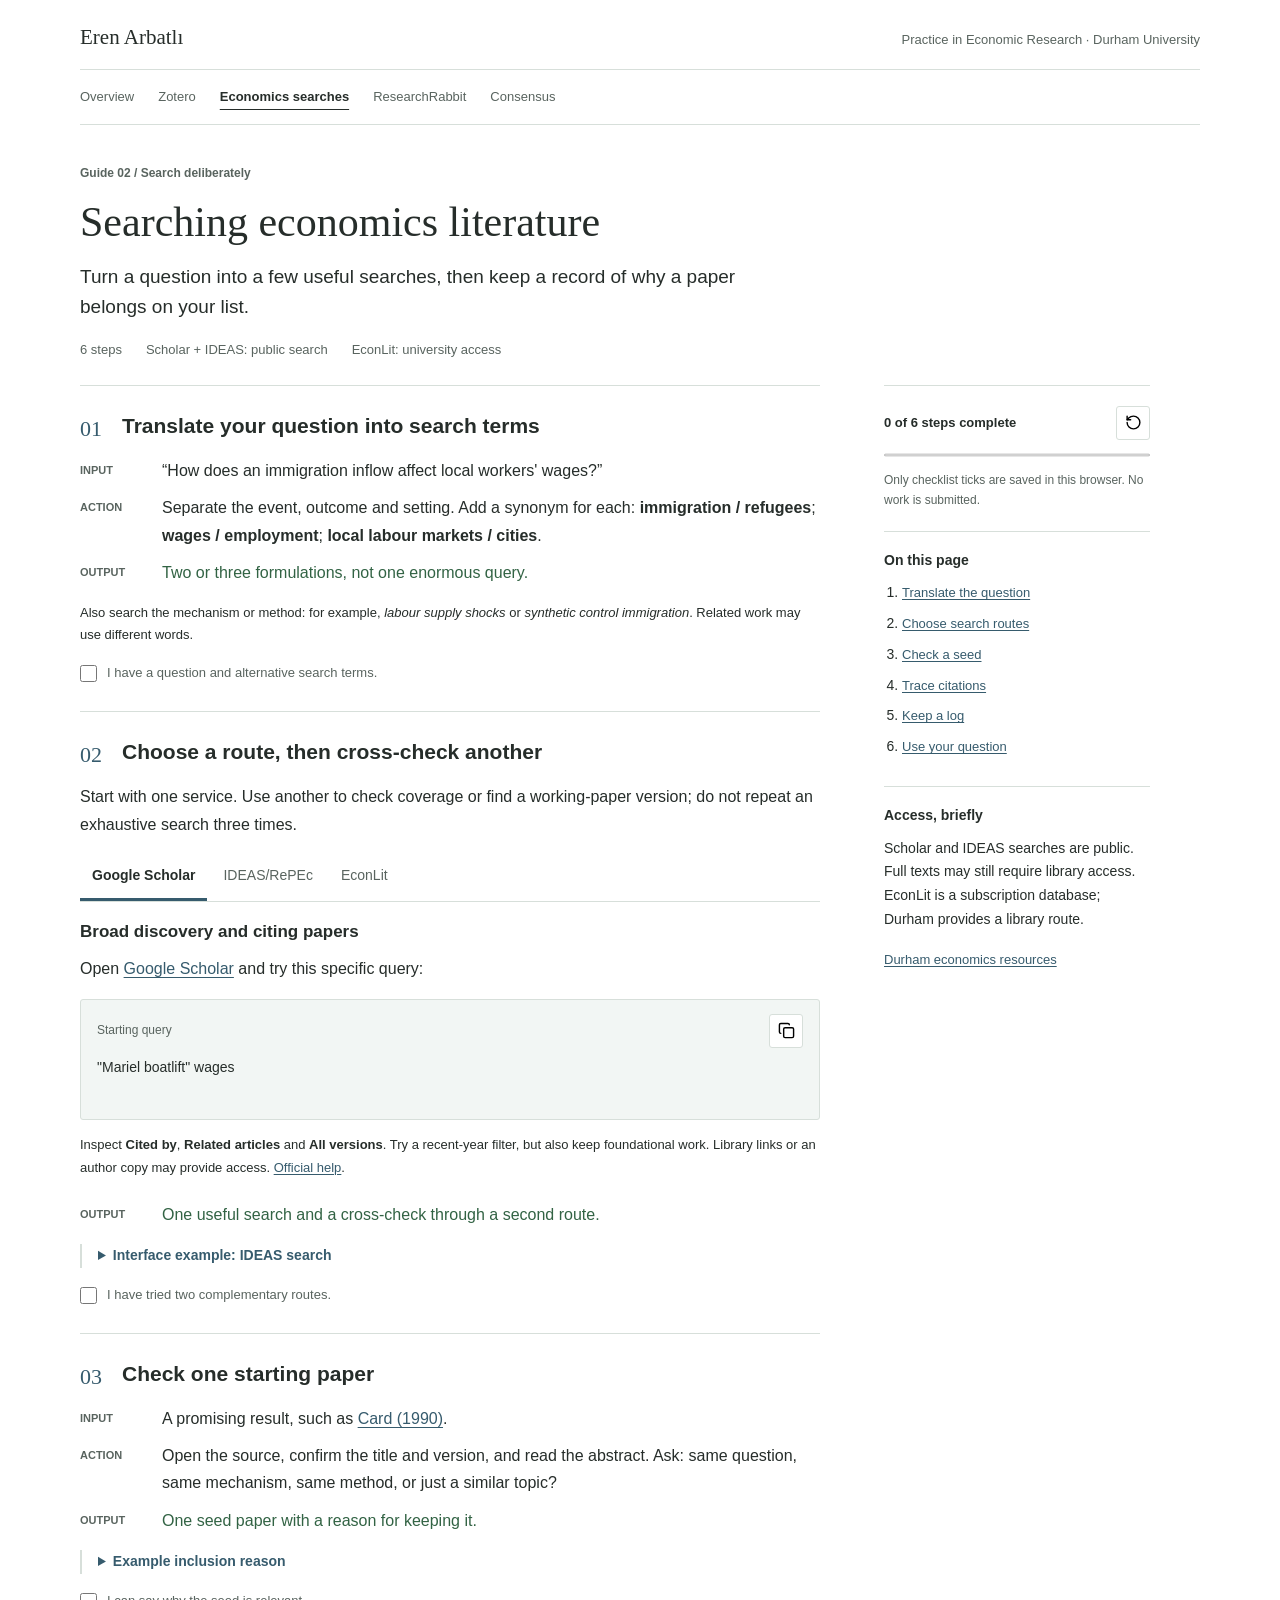
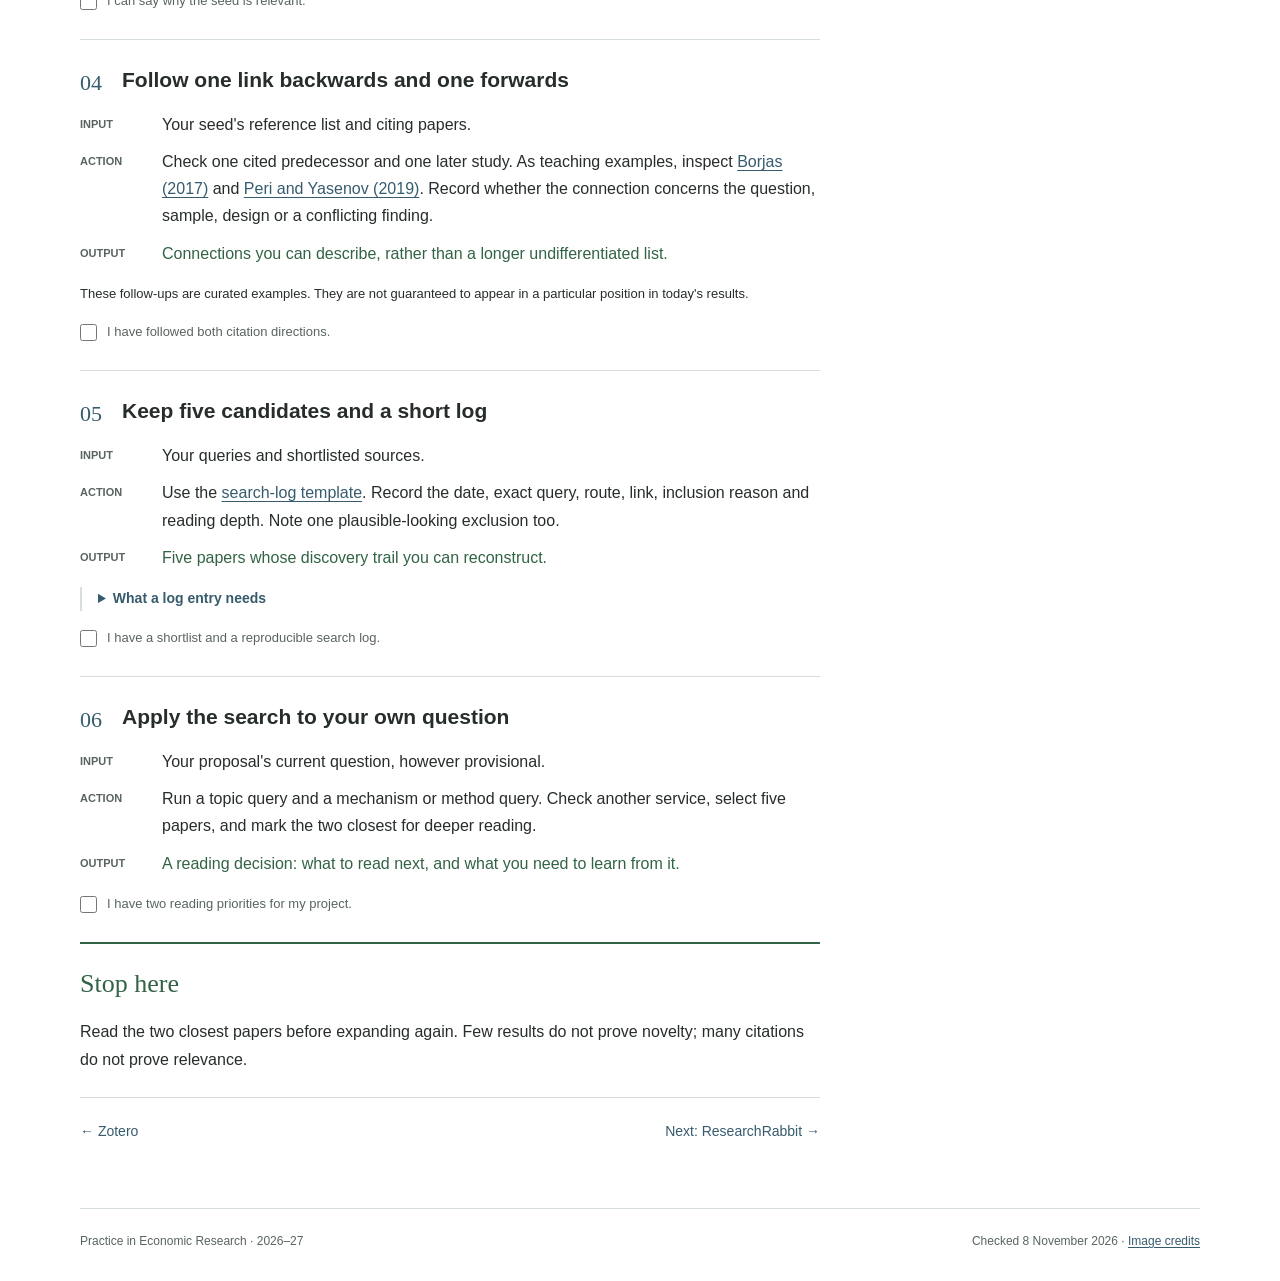
<file: teaching/research-tools/searching/index.html>
<!doctype html>
<html lang="en">
<head>
  <meta charset="utf-8">
  <meta name="viewport" content="width=device-width, initial-scale=1">
  <title>Searching Economics Literature | Literature Discovery</title>
  <meta name="description" content="A short, practical guide to complementary searches with Google Scholar, IDEAS/RePEc and EconLit.">
  <meta name="robots" content="noindex, noarchive">
  <link rel="icon" href="../../../assets/favicon.svg" type="image/svg+xml">
  <link rel="stylesheet" href="../assets/guides.css">
  <script defer src="../assets/guides.js"></script>
</head>
<body data-guide="searching">
  <a class="skip-link" href="#main">Skip to content</a>
  <div class="shell">
    <header class="masthead"><a class="author" href="../../../index.html">Eren Arbatl&#305;</a><span class="module">Practice in Economic Research &middot; Durham University</span></header>
    <nav class="guide-nav" aria-label="Literature guides"><a href="../index.html">Overview</a><a href="../zotero/index.html">Zotero</a><a href="index.html" aria-current="page">Economics searches</a><a href="../researchrabbit/index.html">ResearchRabbit</a><a href="../consensus/index.html">Consensus</a></nav>
    <main id="main" tabindex="-1">
      <div class="intro"><p class="eyebrow">Guide 02 / Search deliberately</p><h1>Searching economics literature</h1><p class="lead">Turn a question into a few useful searches, then keep a record of why a paper belongs on your list.</p><p class="meta"><span>6 steps</span><span>Scholar + IDEAS: public search</span><span>EconLit: university access</span></p></div>
      <div class="guide-layout">
        <article aria-label="Economics literature search walkthrough">
          <ol class="steps">
            <li class="step" id="translate">
              <h2>Translate your question into search terms</h2>
              <dl class="io"><div><dt>Input</dt><dd>&ldquo;How does an immigration inflow affect local workers' wages?&rdquo;</dd></div><div><dt>Action</dt><dd>Separate the event, outcome and setting. Add a synonym for each: <strong>immigration / refugees</strong>; <strong>wages / employment</strong>; <strong>local labour markets / cities</strong>.</dd></div><div><dt>Output</dt><dd class="output">Two or three formulations, not one enormous query.</dd></div></dl>
              <p class="small">Also search the mechanism or method: for example, <em>labour supply shocks</em> or <em>synthetic control immigration</em>. Related work may use different words.</p>
              <label class="complete"><input id="s-1" type="checkbox" data-step-check> I have a question and alternative search terms.</label>
            </li>
            <li class="step" id="services">
              <h2>Choose a route, then cross-check another</h2>
              <p>Start with one service. Use another to check coverage or find a working-paper version; do not repeat an exhaustive search three times.</p>
              <div data-tabs>
                <nav class="tab-list" aria-label="Search services"><a href="#scholar">Google Scholar</a><a href="#ideas">IDEAS/RePEc</a><a href="#econlit">EconLit</a></nav>
                <section class="tab-panel" id="scholar">
                  <h3>Broad discovery and citing papers</h3>
                  <p>Open <a href="https://scholar.google.com/" target="_blank" rel="noopener noreferrer">Google Scholar</a> and try this specific query:</p>
                  <div class="copy-block"><div class="copy-bar"><span class="copy-label">Starting query</span><button class="icon-button" type="button" data-copy="scholar-query" data-tooltip="Copy query" aria-label="Copy Google Scholar query"><img src="../assets/copy.svg" alt=""></button></div><p class="copy-text" id="scholar-query" tabindex="0">"Mariel boatlift" wages</p><p class="copy-feedback" role="status"></p></div>
                  <p class="small">Inspect <strong>Cited by</strong>, <strong>Related articles</strong> and <strong>All versions</strong>. Try a recent-year filter, but also keep foundational work. Library links or an author copy may provide access. <a href="https://scholar.google.com/intl/en/scholar/help.html" target="_blank" rel="noopener noreferrer">Official help</a>.</p>
                </section>
                <section class="tab-panel" id="ideas">
                  <h3>Economics records and paper versions</h3>
                  <p>Open <a href="https://ideas.repec.org/search.html" target="_blank" rel="noopener noreferrer">IDEAS/RePEc search</a>. It searches bibliographic records, not full paper text. Try:</p>
                  <div class="copy-block"><div class="copy-bar"><span class="copy-label">IDEAS-specific Boolean syntax</span><button class="icon-button" type="button" data-copy="ideas-query" data-tooltip="Copy query" aria-label="Copy IDEAS query"><img src="../assets/copy.svg" alt=""></button></div><p class="copy-text" id="ideas-query" tabindex="0">(immigration | refugee) + wages</p><p class="copy-feedback" role="status"></p></div>
                  <p class="small">Here <code>|</code> means OR and <code>+</code> means AND. Open a record and inspect <strong>Other versions</strong> and download links. Syntax differs from other services. <a href="https://ideas.repec.org/search.html" target="_blank" rel="noopener noreferrer">Search tips</a>.</p>
                </section>
                <section class="tab-panel" id="econlit">
                  <h3>Economics-focused indexing and subjects</h3>
                  <p>Open <a href="https://libguides.durham.ac.uk/az/databases" target="_blank" rel="noopener noreferrer">Durham Library's A&ndash;Z databases</a>, find <strong>EconLit</strong> and follow the university sign-in route. Use two advanced-search rows:</p>
                  <div class="copy-block"><div class="copy-bar"><span class="copy-label">Two rows joined with AND</span><button class="icon-button" type="button" data-copy="econlit-query" data-tooltip="Copy search rows" aria-label="Copy EconLit search rows"><img src="../assets/copy.svg" alt=""></button></div><p class="copy-text" id="econlit-query" tabindex="0">Row 1: immigration OR refugees
AND
Row 2: wages OR employment</p><p class="copy-feedback" role="status"></p></div>
                  <p class="small">Inspect subject terms in a useful record and reuse them. JEL subjects such as J61 (migration) and J31 (wages) offer another route; EconLit codes use an extra zero, such as J610. Platform controls vary. <a href="https://www.aeaweb.org/econlit/search-hints" target="_blank" rel="noopener noreferrer">AEA search hints</a>.</p>
                </section>
              </div>
              <dl class="io"><div><dt>Output</dt><dd class="output">One useful search and a cross-check through a second route.</dd></div></dl>
              <details><summary>Interface example: IDEAS search</summary><figure class="interface"><a href="../assets/ideas-search.png" target="_blank" rel="noopener noreferrer"><img src="../assets/ideas-search.png" width="1100" height="680" loading="lazy" alt="IDEAS search form showing a query field and controls for field, sort order and date range."></a><figcaption>Public search form, captured for this guide on 8 November 2026. <a href="https://ideas.repec.org/search.html" target="_blank" rel="noopener noreferrer">Open the original</a>.</figcaption></figure></details>
              <label class="complete"><input id="s-2" type="checkbox" data-step-check> I have tried two complementary routes.</label>
            </li>
            <li class="step" id="seed">
              <h2>Check one starting paper</h2>
              <dl class="io"><div><dt>Input</dt><dd>A promising result, such as <a href="https://journals.sagepub.com/doi/10.1177/001979399004300205" target="_blank" rel="noopener noreferrer">Card (1990)</a>.</dd></div><div><dt>Action</dt><dd>Open the source, confirm the title and version, and read the abstract. Ask: same question, same mechanism, same method, or just a similar topic?</dd></div><div><dt>Output</dt><dd class="output">One seed paper with a reason for keeping it.</dd></div></dl>
              <details><summary>Example inclusion reason</summary><p>&ldquo;Same event and outcome as my starting question. This is a direct predecessor, not just background on migration.&rdquo;</p><p class="small">This is an interpretation of relevance, supported by <a href="https://journals.sagepub.com/doi/10.1177/001979399004300205" target="_blank" rel="noopener noreferrer">Card's title and abstract</a>, not a full assessment of the paper's identification.</p></details>
              <label class="complete"><input id="s-3" type="checkbox" data-step-check> I can say why the seed is relevant.</label>
            </li>
            <li class="step" id="chain">
              <h2>Follow one link backwards and one forwards</h2>
              <dl class="io"><div><dt>Input</dt><dd>Your seed's reference list and citing papers.</dd></div><div><dt>Action</dt><dd>Check one cited predecessor and one later study. As teaching examples, inspect <a href="https://www.hks.harvard.edu/publications/wage-impact-marielitos-reappraisal-0" target="_blank" rel="noopener noreferrer">Borjas (2017)</a> and <a href="https://doi.org/10.3368/jhr.54.2.0217.8561R1" target="_blank" rel="noopener noreferrer">Peri and Yasenov (2019)</a>. Record whether the connection concerns the question, sample, design or a conflicting finding.</dd></div><div><dt>Output</dt><dd class="output">Connections you can describe, rather than a longer undifferentiated list.</dd></div></dl>
              <p class="small">These follow-ups are curated examples. They are not guaranteed to appear in a particular position in today's results.</p>
              <label class="complete"><input id="s-4" type="checkbox" data-step-check> I have followed both citation directions.</label>
            </li>
            <li class="step" id="log">
              <h2>Keep five candidates and a short log</h2>
              <dl class="io"><div><dt>Input</dt><dd>Your queries and shortlisted sources.</dd></div><div><dt>Action</dt><dd>Use the <a href="../downloads/search-log.csv" download>search-log template</a>. Record the date, exact query, route, link, inclusion reason and reading depth. Note one plausible-looking exclusion too.</dd></div><div><dt>Output</dt><dd class="output">Five papers whose discovery trail you can reconstruct.</dd></div></dl>
              <details><summary>What a log entry needs</summary><p class="small"><strong>Route:</strong> Scholar &middot; <strong>Query:</strong> &ldquo;Mariel boatlift&rdquo; wages &middot; <strong>Paper:</strong> Card (1990) &middot; <strong>Link:</strong> article DOI &middot; <strong>Reason:</strong> direct question &middot; <strong>Read:</strong> abstract &middot; <strong>Next:</strong> comparison-city construction. Add the actual search date; do not imply this example was a live search.</p></details>
              <label class="complete"><input id="s-5" type="checkbox" data-step-check> I have a shortlist and a reproducible search log.</label>
            </li>
            <li class="step" id="your-project">
              <h2>Apply the search to your own question</h2>
              <dl class="io"><div><dt>Input</dt><dd>Your proposal's current question, however provisional.</dd></div><div><dt>Action</dt><dd>Run a topic query and a mechanism or method query. Check another service, select five papers, and mark the two closest for deeper reading.</dd></div><div><dt>Output</dt><dd class="output">A reading decision: what to read next, and what you need to learn from it.</dd></div></dl>
              <label class="complete"><input id="s-6" type="checkbox" data-step-check> I have two reading priorities for my project.</label>
            </li>
          </ol>
          <section class="finish"><h2>Stop here</h2><p>Read the two closest papers before expanding again. Few results do not prove novelty; many citations do not prove relevance.</p></section>
          <nav class="next-guide" aria-label="Continue learning"><a href="../zotero/index.html">&#8592; Zotero</a><a href="../researchrabbit/index.html">Next: ResearchRabbit &#8594;</a></nav>
        </article>
        <aside aria-label="Guide checklist and resources">
          <div class="aside-block"><div class="progress-line"><p class="progress-label" data-progress-label>Six practical steps</p><button class="icon-button" type="button" data-reset-progress data-tooltip="Reset progress" aria-label="Reset economics searches checklist"><img src="../assets/rotate-ccw.svg" alt=""></button></div><progress max="6" value="0" aria-label="Economics search steps complete"></progress><p class="progress-note">Only checklist ticks are saved in this browser. No work is submitted.</p></div>
          <div class="aside-block contents"><h2>On this page</h2><ol><li><a href="#translate">Translate the question</a></li><li><a href="#services">Choose search routes</a></li><li><a href="#seed">Check a seed</a></li><li><a href="#chain">Trace citations</a></li><li><a href="#log">Keep a log</a></li><li><a href="#your-project">Use your question</a></li></ol></div>
          <div class="aside-block"><h2>Access, briefly</h2><p>Scholar and IDEAS searches are public. Full texts may still require library access. EconLit is a subscription database; Durham provides a library route.</p><p><a href="https://libguides.durham.ac.uk/sb.php?subject_id=131122" target="_blank" rel="noopener noreferrer">Durham economics resources</a></p></div>
        </aside>
      </div>
    </main>
    <footer class="site-footer"><p>Practice in Economic Research &middot; 2026&ndash;27</p><p>Checked 8 November 2026 &middot; <a href="../assets/credits.txt">Image credits</a></p></footer>
  </div>
</body>
</html>
</file>
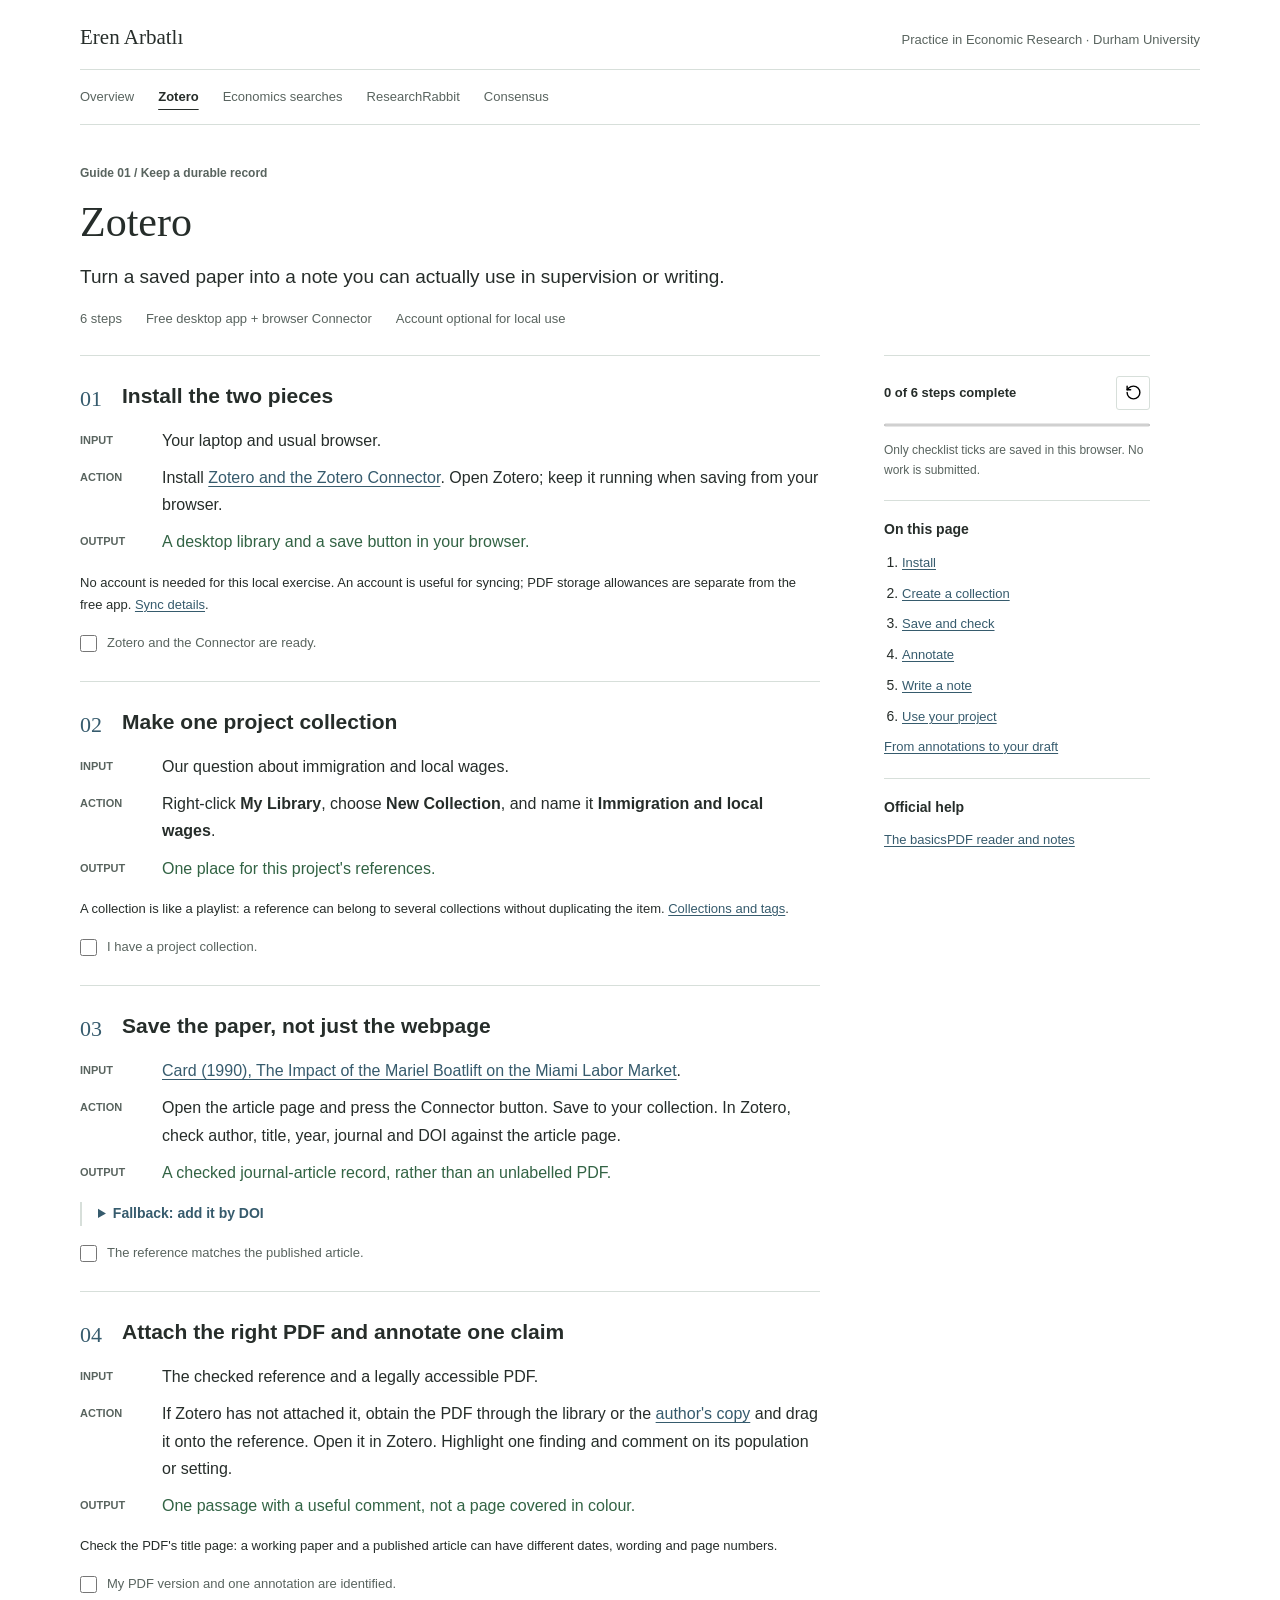
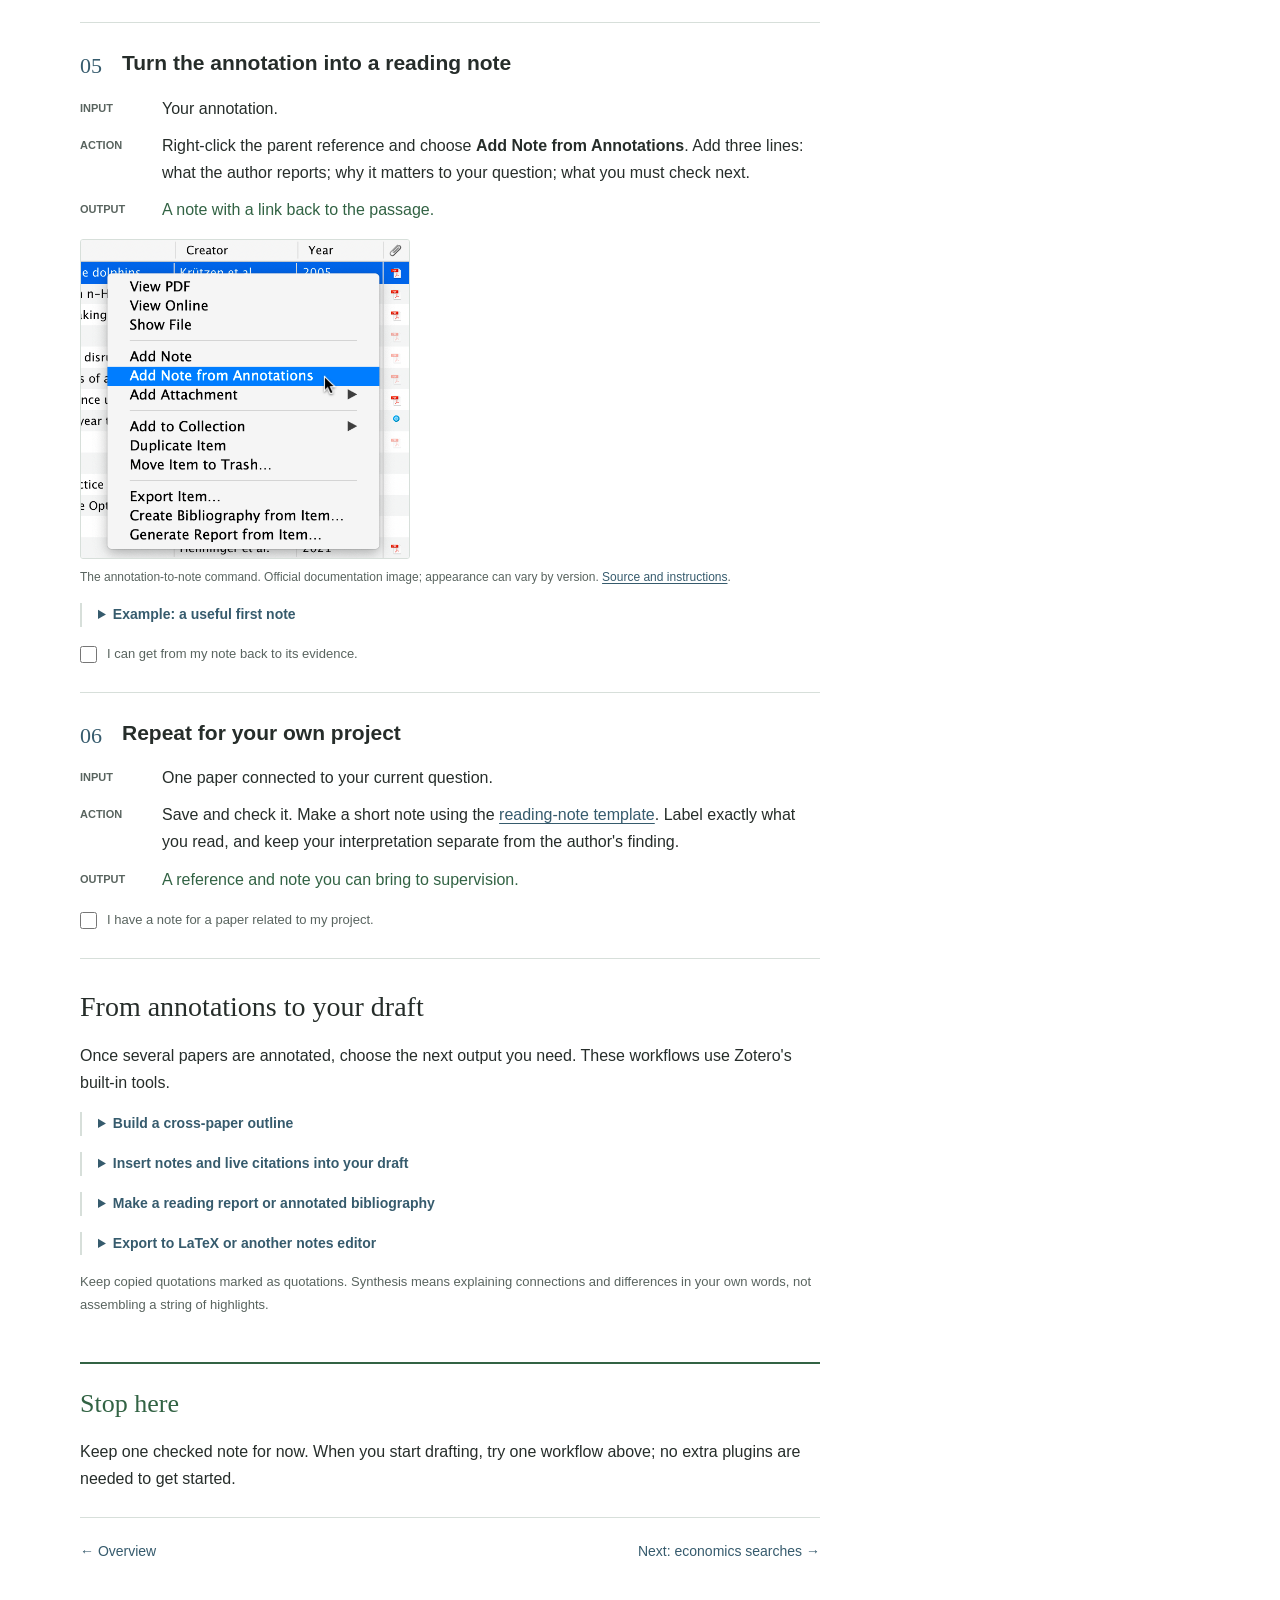
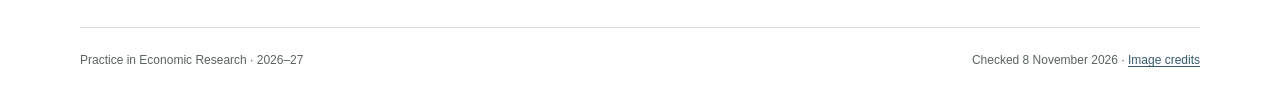
<file: teaching/research-tools/zotero/index.html>
<!doctype html>
<html lang="en">
<head>
  <meta charset="utf-8">
  <meta name="viewport" content="width=device-width, initial-scale=1">
  <title>Zotero: From PDF to Research Draft | Literature Discovery</title>
  <meta name="description" content="Save and annotate economics papers, then reuse your Zotero notes for cross-paper comparisons, draft citations, reports and exports.">
  <meta name="robots" content="noindex, noarchive">
  <link rel="icon" href="../../../assets/favicon.svg" type="image/svg+xml">
  <link rel="stylesheet" href="../assets/guides.css">
  <script defer src="../assets/guides.js"></script>
</head>
<body data-guide="zotero">
  <a class="skip-link" href="#main">Skip to content</a>
  <div class="shell">
    <header class="masthead"><a class="author" href="../../../index.html">Eren Arbatl&#305;</a><span class="module">Practice in Economic Research &middot; Durham University</span></header>
    <nav class="guide-nav" aria-label="Literature guides"><a href="../index.html">Overview</a><a href="index.html" aria-current="page">Zotero</a><a href="../searching/index.html">Economics searches</a><a href="../researchrabbit/index.html">ResearchRabbit</a><a href="../consensus/index.html">Consensus</a></nav>
    <main id="main" tabindex="-1">
      <div class="intro"><p class="eyebrow">Guide 01 / Keep a durable record</p><h1>Zotero</h1><p class="lead">Turn a saved paper into a note you can actually use in supervision or writing.</p><p class="meta"><span>6 steps</span><span>Free desktop app + browser Connector</span><span>Account optional for local use</span></p></div>
      <div class="guide-layout">
        <article aria-label="Zotero walkthrough">
          <ol class="steps">
            <li class="step" id="install">
              <h2>Install the two pieces</h2>
              <dl class="io"><div><dt>Input</dt><dd>Your laptop and usual browser.</dd></div><div><dt>Action</dt><dd>Install <a href="https://www.zotero.org/download/" target="_blank" rel="noopener noreferrer">Zotero and the Zotero Connector</a>. Open Zotero; keep it running when saving from your browser.</dd></div><div><dt>Output</dt><dd class="output">A desktop library and a save button in your browser.</dd></div></dl>
              <p class="small">No account is needed for this local exercise. An account is useful for syncing; PDF storage allowances are separate from the free app. <a href="https://www.zotero.org/support/sync" target="_blank" rel="noopener noreferrer">Sync details</a>.</p>
              <label class="complete"><input id="z-1" type="checkbox" data-step-check> Zotero and the Connector are ready.</label>
            </li>
            <li class="step" id="collection">
              <h2>Make one project collection</h2>
              <dl class="io"><div><dt>Input</dt><dd>Our question about immigration and local wages.</dd></div><div><dt>Action</dt><dd>Right-click <strong>My Library</strong>, choose <strong>New Collection</strong>, and name it <strong>Immigration and local wages</strong>.</dd></div><div><dt>Output</dt><dd class="output">One place for this project's references.</dd></div></dl>
              <p class="small">A collection is like a playlist: a reference can belong to several collections without duplicating the item. <a href="https://www.zotero.org/support/collections_and_tags" target="_blank" rel="noopener noreferrer">Collections and tags</a>.</p>
              <label class="complete"><input id="z-2" type="checkbox" data-step-check> I have a project collection.</label>
            </li>
            <li class="step" id="save">
              <h2>Save the paper, not just the webpage</h2>
              <dl class="io"><div><dt>Input</dt><dd><a href="https://journals.sagepub.com/doi/10.1177/001979399004300205" target="_blank" rel="noopener noreferrer">Card (1990), The Impact of the Mariel Boatlift on the Miami Labor Market</a>.</dd></div><div><dt>Action</dt><dd>Open the article page and press the Connector button. Save to your collection. In Zotero, check author, title, year, journal and DOI against the article page.</dd></div><div><dt>Output</dt><dd class="output">A checked journal-article record, rather than an unlabelled PDF.</dd></div></dl>
              <details><summary>Fallback: add it by DOI</summary><p>Use <strong>Add Item by Identifier</strong> in Zotero and enter:</p><div class="copy-block"><div class="copy-bar"><span class="copy-label">Card's published article DOI</span><button class="icon-button" type="button" data-copy="card-doi" data-tooltip="Copy DOI" aria-label="Copy Card article DOI"><img src="../assets/copy.svg" alt=""></button></div><p class="copy-text" id="card-doi" tabindex="0">10.1177/001979399004300205</p><p class="copy-feedback" role="status"></p></div><p class="small">If a record saves as &ldquo;Web Page&rdquo;, use the DOI or correct the item type and fields. <a href="https://www.zotero.org/support/adding_items_to_zotero" target="_blank" rel="noopener noreferrer">Saving and metadata help</a>.</p></details>
              <label class="complete"><input id="z-3" type="checkbox" data-step-check> The reference matches the published article.</label>
            </li>
            <li class="step" id="annotate">
              <h2>Attach the right PDF and annotate one claim</h2>
              <dl class="io"><div><dt>Input</dt><dd>The checked reference and a legally accessible PDF.</dd></div><div><dt>Action</dt><dd>If Zotero has not attached it, obtain the PDF through the library or the <a href="https://davidcard.berkeley.edu/papers/mariel-impact.pdf" target="_blank" rel="noopener noreferrer">author's copy</a> and drag it onto the reference. Open it in Zotero. Highlight one finding and comment on its population or setting.</dd></div><div><dt>Output</dt><dd class="output">One passage with a useful comment, not a page covered in colour.</dd></div></dl>
              <p class="small">Check the PDF's title page: a working paper and a published article can have different dates, wording and page numbers.</p>
              <label class="complete"><input id="z-4" type="checkbox" data-step-check> My PDF version and one annotation are identified.</label>
            </li>
            <li class="step" id="note">
              <h2>Turn the annotation into a reading note</h2>
              <dl class="io"><div><dt>Input</dt><dd>Your annotation.</dd></div><div><dt>Action</dt><dd>Right-click the parent reference and choose <strong>Add Note from Annotations</strong>. Add three lines: what the author reports; why it matters to your question; what you must check next.</dd></div><div><dt>Output</dt><dd class="output">A note with a link back to the passage.</dd></div></dl>
              <figure class="interface compact"><a href="../assets/zotero-note-menu.png" target="_blank" rel="noopener noreferrer"><img src="../assets/zotero-note-menu.png" width="620" height="600" loading="lazy" alt="Zotero's reference context menu, with Add Note from Annotations highlighted."></a><figcaption>The annotation-to-note command. Official documentation image; appearance can vary by version. <a href="https://www.zotero.org/support/pdf_reader#in_the_items_list" target="_blank" rel="noopener noreferrer">Source and instructions</a>.</figcaption></figure>
              <details><summary>Example: a useful first note</summary><p class="sample-label">Curated illustration, based on the published abstract</p><dl class="sample-note"><div><dt>Author reports</dt><dd>Little wage or unemployment response among less-skilled workers in this Miami episode.</dd></div><div><dt>My interpretation</dt><dd>This is relevant to my question, but does not establish the effect of every immigration inflow.</dd></div><div><dt>Next check</dt><dd>Read the comparison-city construction and sample definitions before relying on the design.</dd></div></dl><p class="small">Evidence: <a href="https://journals.sagepub.com/doi/10.1177/001979399004300205" target="_blank" rel="noopener noreferrer">Card (1990), abstract, printed p. 245</a>. Reading status: abstract only for this illustrative claim. Replace this with your own checked passage.</p></details>
              <label class="complete"><input id="z-5" type="checkbox" data-step-check> I can get from my note back to its evidence.</label>
            </li>
            <li class="step" id="your-project">
              <h2>Repeat for your own project</h2>
              <dl class="io"><div><dt>Input</dt><dd>One paper connected to your current question.</dd></div><div><dt>Action</dt><dd>Save and check it. Make a short note using the <a href="../downloads/reading-note.md" download>reading-note template</a>. Label exactly what you read, and keep your interpretation separate from the author's finding.</dd></div><div><dt>Output</dt><dd class="output">A reference and note you can bring to supervision.</dd></div></dl>
              <label class="complete"><input id="z-6" type="checkbox" data-step-check> I have a note for a paper related to my project.</label>
            </li>
          </ol>
          <section class="section" id="draft-workflows" aria-labelledby="draft-heading">
            <h2 id="draft-heading">From annotations to your draft</h2>
            <p>Once several papers are annotated, choose the next output you need. These workflows use Zotero's built-in tools.</p>
            <details>
              <summary>Build a cross-paper outline</summary>
              <p>Select two or three parent references and choose <strong>Create Note from Annotations</strong>. In the combined note, add headings such as <em>Question, Design and Findings</em>, then write your own comparisons. Use the library's <strong>All Fields &amp; Tags</strong> search to find text in your notes again.</p>
              <p class="small">Mariel example: a note called &ldquo;Sample and design differences&rdquo;, with one checked comparison per paper.</p>
              <p class="small">Workflows: <a href="https://www.zotero.org/support/pdf_reader#in_the_items_list" target="_blank" rel="noopener noreferrer">Combine annotations across papers</a> &middot; <a href="https://www.zotero.org/support/searching#quick_search_options" target="_blank" rel="noopener noreferrer">Search notes</a>.</p>
            </details>
            <details>
              <summary>Insert notes and live citations into your draft</summary>
              <p>In Word, Google Docs or LibreOffice, place the cursor in your draft and use Zotero's <strong>Insert Note</strong> command (<strong>Add Note</strong> in some versions) to insert a chosen note with its citations. For new citations, use <strong>Add/Edit Citation</strong>; then <strong>Add/Edit Bibliography</strong> builds the reference list.</p>
              <p class="small">Workflows: <a href="https://forums.zotero.org/discussion/comment/432415/" target="_blank" rel="noopener noreferrer">Insert notes: Zotero team guidance</a> &middot; <a href="https://www.zotero.org/support/word_processor_plugin_usage#citing" target="_blank" rel="noopener noreferrer">Word</a> &middot; <a href="https://www.zotero.org/support/google_docs#citing" target="_blank" rel="noopener noreferrer">Google Docs</a> &middot; <a href="https://www.zotero.org/support/libreoffice_writer_plugin_usage#citing" target="_blank" rel="noopener noreferrer">LibreOffice</a>.</p>
            </details>
            <details>
              <summary>Make a reading report or annotated bibliography</summary>
              <p>Select references, right-click and choose <strong>Generate Report from Selected Items</strong>. Save or print the report: it brings metadata and notes into one reading document. Generate the annotation notes first, as in <a href="#note">step 5</a>.</p>
              <p>For a simple annotated bibliography, use <strong>Create Bibliography from Items</strong>, paste the formatted references into a document, and add your own short summaries beneath them. A normal bibliography does not automatically include your PDF highlights or child notes.</p>
              <p class="small">Workflows: <a href="https://www.zotero.org/support/reports#generating_reports" target="_blank" rel="noopener noreferrer">Generate a report</a> &middot; <a href="https://www.zotero.org/support/reports#sharing_and_printing_reports" target="_blank" rel="noopener noreferrer">Save or print it</a> &middot; <a href="https://www.zotero.org/support/creating_bibliographies#right-click_to_create_citationbibliography" target="_blank" rel="noopener noreferrer">Create formatted references</a>.</p>
            </details>
            <details>
              <summary>Export to LaTeX or another notes editor</summary>
              <p>Right-click the <strong>note</strong>, not its parent reference, and choose <strong>Export Note</strong> &rarr; <strong>Markdown</strong> or <strong>HTML</strong>; retain Zotero links where offered. For reference records, right-click the collection &rarr; <strong>Export Collection</strong> &rarr; <strong>BibTeX</strong> for LaTeX, or <strong>RIS</strong> for another reference manager. These exports are copies, not automatic two-way sync.</p>
              <p class="small">Workflows: <a href="https://forums.zotero.org/discussion/comment/413690/" target="_blank" rel="noopener noreferrer">Export notes with source links</a> &middot; <a href="https://www.zotero.org/support/kb/exporting" target="_blank" rel="noopener noreferrer">Export a collection</a>.</p>
            </details>
            <p class="small muted">Keep copied quotations marked as quotations. Synthesis means explaining connections and differences in your own words, not assembling a string of highlights.</p>
          </section>
          <section class="finish"><h2>Stop here</h2><p>Keep one checked note for now. When you start drafting, try one workflow above; no extra plugins are needed to get started.</p></section>
          <nav class="next-guide" aria-label="Continue learning"><a href="../index.html">&#8592; Overview</a><a href="../searching/index.html">Next: economics searches &#8594;</a></nav>
        </article>
        <aside aria-label="Guide checklist and resources">
          <div class="aside-block"><div class="progress-line"><p class="progress-label" data-progress-label>Six practical steps</p><button class="icon-button" type="button" data-reset-progress data-tooltip="Reset progress" aria-label="Reset Zotero checklist"><img src="../assets/rotate-ccw.svg" alt=""></button></div><progress max="6" value="0" aria-label="Zotero steps complete"></progress><p class="progress-note">Only checklist ticks are saved in this browser. No work is submitted.</p></div>
          <div class="aside-block contents"><h2>On this page</h2><ol><li><a href="#install">Install</a></li><li><a href="#collection">Create a collection</a></li><li><a href="#save">Save and check</a></li><li><a href="#annotate">Annotate</a></li><li><a href="#note">Write a note</a></li><li><a href="#your-project">Use your project</a></li></ol><p class="small"><a href="#draft-workflows">From annotations to your draft</a></p></div>
          <div class="aside-block compact-mobile"><h2>Official help</h2><a href="https://www.zotero.org/support/quick_start_guide" target="_blank" rel="noopener noreferrer">The basics</a><a href="https://www.zotero.org/support/pdf_reader" target="_blank" rel="noopener noreferrer">PDF reader and notes</a></div>
        </aside>
      </div>
    </main>
    <footer class="site-footer"><p>Practice in Economic Research &middot; 2026&ndash;27</p><p>Checked 8 November 2026 &middot; <a href="../assets/credits.txt">Image credits</a></p></footer>
  </div>
</body>
</html>
</file>
<file: assets/site.css>
:root {
  --paper: #f8f6f1;
  --ink: #262d2a;
  --muted: #626962;
  --accent: #365b6d;
  --line: #dcded4;
  --wash: #eceee7;
  --serif: Georgia, 'Times New Roman', serif;
  --sans: -apple-system, BlinkMacSystemFont, 'Segoe UI', sans-serif;
}
* { box-sizing: border-box; }
html { scroll-behavior: smooth; scroll-padding-top: 2rem; }
body { margin: 0; background: var(--paper); color: var(--ink); font: 17px/1.75 var(--sans); -webkit-font-smoothing: antialiased; }
a { color: var(--accent); text-decoration-thickness: 1px; text-underline-offset: .22em; }
a:hover { color: var(--ink); text-decoration: underline; }
a:focus-visible { outline: 2px solid var(--accent); outline-offset: 5px; border-radius: 1px; }
::selection { background: #dbe4e5; }
h1, h2, h3, p, ul, dl { margin-top: 0; }
h1, h2, h3 { font-family: var(--serif); font-weight: 400; }
h1 { font-size: clamp(2.7rem, 4.8vw, 3.65rem); line-height: 1.12; letter-spacing: -.045em; margin-bottom: 1.7rem; }
h2 { font-size: 1.8rem; line-height: 1.25; letter-spacing: -.025em; margin-bottom: 1.7rem; }
h3 { font-size: 1.25rem; line-height: 1.5; letter-spacing: -.012em; }
p { margin-bottom: 1.25rem; }
strong { font-weight: 550; }
.site-shell { max-width: 1152px; padding: 64px 40px 0; margin: 0 auto; display: grid; grid-template-columns: 218px minmax(0, 1fr); gap: 88px; }
.identity { align-self: start; }
.portrait-link { display: block; width: 100%; margin-bottom: 23px; }
.portrait { display: block; width: 100%; height: auto; aspect-ratio: 4/5; object-fit: cover; border-radius: 2px; }
.site-name { font: 32px/1.2 var(--serif); letter-spacing: -.04em; color: var(--ink); text-decoration: none; }
.role { font-size: 13px; line-height: 1.7; margin: 13px 0 25px; color: var(--muted); }
.role a { color: inherit; text-decoration: none; }
.main-nav { display: flex; flex-direction: column; align-items: flex-start; gap: 2px; margin-bottom: 25px; }
.main-nav a { color: var(--muted); text-decoration: none; padding: 4px 0; font-size: 14px; min-width: 85px; }
.main-nav a[aria-current] { color: var(--ink); font-weight: 650; }
.main-nav a[aria-current]::after { content: ''; display: inline-block; width: 5px; height: 5px; background: var(--accent); margin-left: 10px; vertical-align: 3px; border-radius: 50%; }
.cv-link { display: flex; align-items: center; gap: 8px; border-top: 1px solid var(--line); padding-top: 18px; text-decoration: none; font-size: 13px; }
.cv-link > :last-child { margin-left: auto; }
.file-type { font: 10px/1 var(--sans); letter-spacing: .09em; padding: 4px 5px; border: 1px solid #c8cfc8; border-radius: 2px; }
.content-column { min-width: 0; }
main { outline: none; min-height: 65vh; }
.page-intro { margin-bottom: 3.4rem; }
.eyebrow, .small-label { font-size: 11px; font-weight: 600; line-height: 1.6; text-transform: uppercase; letter-spacing: .13em; color: var(--muted); }
.eyebrow { margin: 2px 0 22px; }
.lead { font: 22px/1.55 var(--serif); letter-spacing: -.015em; margin-bottom: 24px; }
.home-intro > p:not(.eyebrow):not(.lead) { max-width: 640px; }
.text-link { display: inline-flex; gap: 12px; align-items: baseline; font-size: 14px; text-decoration: none; }
.home-intro .text-link { margin-top: 6px; }
.home-section { border-top: 1px solid var(--line); padding-top: 32px; margin-top: 48px; }
.section-heading { display: flex; align-items: baseline; justify-content: space-between; gap: 15px; }
.section-heading h2 { font-size: 1.6rem; }
.quiet-link { font-size: 12px; text-decoration: none; white-space: nowrap; }
.selected-papers, .paper-list, .course-list, .plain-list { padding: 0; list-style: none; }
.selected-papers li { margin: 0 0 24px; }
.selected-papers a { font: 20px/1.4 var(--serif); text-decoration: none; }
.selected-papers p { font-size: 12px; color: var(--muted); margin: 5px 0 0; }
.contact-grid { display: grid; grid-template-columns: 1fr 1fr; gap: 32px; font-size: 14px; }
.contact-grid p, address { margin-bottom: 12px; }
address { font-style: normal; }
.small-label { margin-bottom: 12px; }
.profile-links { display: flex; gap: 24px; flex-wrap: wrap; font-size: 12px; margin: 23px 0 0; }
.profile-links a { text-decoration: none; }
.social-links { display: flex; flex-wrap: wrap; gap: 12px 24px; margin-top: 22px; }
.social-links a { display: inline-flex; align-items: center; gap: 8px; min-height: 32px; font-size: 13px; text-decoration: none; }
.social-links img { display: block; object-fit: contain; }
.affiliations-list { list-style: none; padding: 0; margin-bottom: 0; }
.affiliations-list li { margin-bottom: 20px; font-size: 15px; line-height: 1.6; }
.affiliations-list li:last-child { margin-bottom: 0; }
.affiliations-list span { display: block; font-size: 11px; color: var(--muted); margin-bottom: 5px; }
.site-footer { border-top: 1px solid var(--line); margin: 64px 0 0; padding: 22px 0 35px; display: flex; gap: 24px; justify-content: space-between; color: var(--muted); font-size: 11px; }
.site-footer a { text-decoration: none; }
.section-nav { display: flex; gap: 8px 22px; flex-wrap: wrap; margin-top: 30px; padding-bottom: 22px; border-bottom: 1px solid var(--line); font-size: 12px; }
.section-nav a { text-decoration: none; }
.research-section { margin-top: 52px; }
.research-section h2 { margin-bottom: 28px; }
.paper { margin: 0 0 31px; scroll-margin-top: 30px; }
.paper h3 { margin-bottom: 6px; }
.paper h3 a { text-decoration: none; }
.coauthors { font-size: 13px; color: var(--muted); margin: 0 0 4px; line-height: 1.65; }
.publication { margin: 0; font-size: 13px; line-height: 1.7; }
.publication cite { font-style: italic; }
.pub-date { color: var(--muted); }
.pub-date::before { content: ' · '; font-style: normal; padding: 0 3px; }
.status { font-size: 12px; color: var(--accent); margin: 5px 0; }
.paper-download { margin-top: 4px; font-size: 12px; }
.paper-abstract { margin-top: 9px; }
.paper-abstract summary { display: inline-flex; align-items: center; gap: 7px; min-height: 28px; color: var(--accent); font-size: 12px; cursor: pointer; list-style: none; }
.paper-abstract summary::-webkit-details-marker { display: none; }
.paper-abstract summary::before { content: '▸'; font-size: 11px; }
.paper-abstract[open] summary::before { content: '▾'; }
.paper-abstract summary:hover { color: var(--ink); text-decoration: underline; text-underline-offset: .22em; }
.paper-abstract summary:focus-visible { outline: 2px solid var(--accent); outline-offset: 4px; }
.abstract-body { border-left: 2px solid var(--line); margin: 10px 0 8px; padding: 0 0 0 18px; font-size: 14px; line-height: 1.8; }
.abstract-body p { margin: 0; }
.teaching-section, .cv-section { border-top: 1px solid var(--line); margin-top: 40px; padding-top: 30px; }
.teaching-section h2 { margin-bottom: 24px; }
.teaching-section h3 { font-family: var(--sans); text-transform: uppercase; letter-spacing: .11em; font-size: 10px; font-weight: 650; color: var(--muted); margin-top: 28px; margin-bottom: 12px; }
.course-list li { padding: 10px 0; display: flex; justify-content: space-between; align-items: baseline; gap: 20px; line-height: 1.5; font-size: 16px; border-bottom: 1px solid var(--wash); }
.course-list li:last-child { border-bottom: 0; }
.course-code { font-size: 11px; letter-spacing: .03em; color: var(--muted); white-space: nowrap; }
.button-link { display: inline-flex; align-items: center; gap: 12px; font-size: 14px; padding: 10px 16px; border: 1px solid var(--accent); border-radius: 2px; text-decoration: none; }
.button-link:hover { background: var(--wash); }
.document-date { color: var(--muted); font-size: 11px; margin-top: 10px; }
.chronology { margin: 0; }
.chronology > div { display: grid; grid-template-columns: 112px minmax(0, 1fr); gap: 24px; margin-bottom: 24px; }
.chronology dt { font-size: 12px; color: var(--muted); padding-top: 3px; }
.chronology dd { margin: 0; font-size: 15px; line-height: 1.7; }
.plain-list li { margin-bottom: 18px; font-size: 15px; line-height: 1.75; }
.cv-section > p { font-size: 15px; }
.skip-link { position: fixed; top: 12px; left: 12px; z-index: 10; padding: 8px 14px; background: var(--ink); color: white; transform: translateY(-200%); }
.skip-link:focus { transform: translateY(0); color: white; }
.sr-only { position: absolute; width: 1px; height: 1px; padding: 0; overflow: hidden; clip: rect(0,0,0,0); white-space: nowrap; border: 0; }
@media (min-width: 900px) and (min-height: 850px) { .identity { position: sticky; top: 40px; } }
@media (max-width: 1000px) {
  .site-shell { grid-template-columns: 190px minmax(0, 1fr); gap: 52px; padding: 48px 32px 0; }
  .site-name { font-size: 29px; }
  h1 { font-size: 2.9rem; }
  .contact-grid { grid-template-columns: 1fr; gap: 16px; }
}
@media (max-width: 740px) {
  body { font-size: 16px; }
  .site-shell { display: block; padding: 28px 24px 0; max-width: 680px; }
  .identity { display: grid; grid-template-columns: 80px minmax(0,1fr); gap: 0 20px; margin-bottom: 44px; }
  .portrait-link { grid-row: 1; margin: 0; }
  .identity-text { align-self: center; }
  .site-name { font-size: 28px; }
  .role { font-size: 11px; line-height: 1.6; margin: 8px 0 0; }
  .main-nav { grid-column: 1/-1; flex-direction: row; gap: 28px; border-top: 1px solid var(--line); border-bottom: 1px solid var(--line); padding: 10px 0; margin: 24px 0 0; }
  .main-nav a { min-width: 0; font-size: 13px; }
  .main-nav a[aria-current]::after { display: none; }
  .main-nav a[aria-current] { text-decoration: underline; text-underline-offset: .5em; }
  .cv-link { grid-column: 1/-1; justify-self: end; border: 0; padding-top: 11px; font-size: 11px; }
  .cv-link > :last-child { margin-left: 0; }
  .cv-link .file-type { font-size: 8px; }
  .eyebrow { font-size: 10px; margin-bottom: 18px; }
  h1 { font-size: clamp(2.3rem, 7.6vw, 3.2rem); }
  h2 { font-size: 1.6rem; }
  .lead { font-size: 21px; }
  .page-intro { margin-bottom: 2.6rem; }
  .home-section { margin-top: 36px; padding-top: 26px; }
  .contact-grid { grid-template-columns: 1fr; gap: 18px; }
  .section-heading h2 { font-size: 1.45rem; }
  .quiet-link { font-size: 11px; }
  .selected-papers a { font-size: 19px; }
  .research-section { margin-top: 36px; }
  .paper h3 { font-size: 1.2rem; }
  .section-nav { gap: 10px 18px; }
  .chronology > div { grid-template-columns: 1fr; gap: 4px; margin-bottom: 25px; }
  .chronology dt { padding: 0; }
  .course-list li { font-size: 15px; }
  .site-footer { margin-top: 44px; }
}
@media (max-width: 360px) { .site-shell { padding-left: 18px; padding-right: 18px; } .main-nav { gap: 23px; } .site-name { font-size: 26px; } }
@media (prefers-reduced-motion: reduce) { html { scroll-behavior: auto; } }
@media print {
  body { background: white; color: black; font-size: 11pt; }
  .site-shell { display: block; max-width: none; padding: 0; }
  .identity, .site-footer, .section-nav, .skip-link { display: none; }
  h1 { font-size: 28pt; }
  h2 { font-size: 18pt; break-after: avoid; }
  h3 { break-after: avoid; }
  .paper, .chronology > div { break-inside: avoid; }
  a { color: black; }
}
</file>
<file: teaching/research-tools/assets/guides.css>
:root {
  --paper: #ffffff;
  --ink: #262d2a;
  --muted: #59645f;
  --accent: #365b6d;
  --green: #326344;
  --wine: #8b3c48;
  --line: #d7dfda;
  --wash: #f2f6f4;
  --serif: Georgia, 'Times New Roman', serif;
  --sans: -apple-system, BlinkMacSystemFont, 'Segoe UI', sans-serif;
}
* { box-sizing: border-box; }
html { scroll-behavior: smooth; scroll-padding-top: 1.5rem; }
body { margin: 0; background: var(--paper); color: var(--ink); font: 16px/1.7 var(--sans); -webkit-font-smoothing: antialiased; }
a { color: var(--accent); text-decoration-thickness: 1px; text-underline-offset: .18em; overflow-wrap: anywhere; }
a:hover { color: var(--wine); }
a:focus-visible, button:focus-visible, input:focus-visible, textarea:focus-visible, summary:focus-visible, [tabindex='0']:focus-visible { outline: 3px solid var(--accent); outline-offset: 4px; }
button, input, textarea { font: inherit; }
button { cursor: pointer; }
h1, h2, h3, p, ul, ol, dl, figure { margin-top: 0; }
h1, h2, h3 { letter-spacing: 0; }
h1, h2 { font-family: var(--serif); font-weight: 400; }
h1 { font-size: 42px; line-height: 1.15; margin-bottom: 16px; }
h2 { font-size: 28px; line-height: 1.25; margin-bottom: 18px; }
h3 { font-size: 19px; line-height: 1.4; margin-bottom: 12px; }
p { margin-bottom: 16px; }
ul, ol { padding-left: 22px; }
li + li { margin-top: 5px; }
strong { font-weight: 650; }
small, .small { font-size: 13px; }
code { font: 14px/1.65 ui-monospace, SFMono-Regular, Consolas, monospace; overflow-wrap: anywhere; }
.shell { width: min(1120px, calc(100% - 64px)); margin: 0 auto; }
.masthead { padding: 24px 0 18px; border-bottom: 1px solid var(--line); display: flex; align-items: baseline; justify-content: space-between; gap: 20px; }
.masthead a { color: var(--ink); text-decoration: none; }
.masthead .author { font: 21px/1.3 var(--serif); }
.masthead .module { font-size: 13px; color: var(--muted); }
.draft { font-size: 11px; font-weight: 600; color: var(--wine); white-space: nowrap; }
.guide-nav { display: flex; gap: 24px; flex-wrap: wrap; border-bottom: 1px solid var(--line); padding: 14px 0; font-size: 13px; }
.guide-nav a { color: var(--muted); text-decoration: none; padding: 2px 0; }
.guide-nav a[aria-current='page'] { color: var(--ink); font-weight: 700; text-decoration: underline; text-underline-offset: 8px; }
.intro { padding: 38px 0 24px; max-width: 800px; }
.eyebrow { font-size: 12px; font-weight: 650; color: var(--muted); margin-bottom: 14px; }
.lead { font-size: 19px; line-height: 1.6; max-width: 700px; }
.muted { color: var(--muted); }
.meta { display: flex; flex-wrap: wrap; gap: 10px 24px; color: var(--muted); font-size: 13px; margin-bottom: 0; }
.example-strip { padding: 18px 22px; border-left: 3px solid var(--accent); background: var(--wash); margin: 0 0 30px; }
.example-strip p { margin-bottom: 6px; }
.example-strip p:last-child { margin-bottom: 0; }
.section { padding: 30px 0; border-top: 1px solid var(--line); }
.section > p { max-width: 740px; }
.tool-list { list-style: none; padding: 0; margin: 0; }
.tool-row { display: grid; grid-template-columns: 48px 240px minmax(0, 1fr) 32px; gap: 22px; align-items: center; padding: 22px 0; border-top: 1px solid var(--line); }
.tool-row:last-child { border-bottom: 1px solid var(--line); }
.tool-number { color: var(--accent); font: 25px/1 var(--serif); }
.tool-name { font: 24px/1.25 var(--serif); text-decoration: none; }
.tool-row p { margin: 0; font-size: 14px; }
.tool-row .deliverable { color: var(--green); font-size: 12px; margin-top: 5px; }
.row-arrow { font-size: 24px; text-decoration: none; text-align: right; }
.two-col { display: grid; grid-template-columns: minmax(0, 1fr) minmax(0, 1fr); gap: 38px; }
.downloads { list-style: none; padding: 0; margin: 0; }
.downloads li { border-bottom: 1px solid var(--line); padding: 12px 0; }
.downloads a { font-weight: 600; }
.downloads p { color: var(--muted); font-size: 13px; margin: 3px 0 0; }
.guide-layout { display: grid; grid-template-columns: minmax(0, 740px) minmax(0, 266px); gap: 64px; align-items: start; }
.steps { list-style: none; padding: 0; margin: 0; counter-reset: steps; }
.step { padding: 27px 0; border-top: 1px solid var(--line); margin: 0; }
.step h2 { font-family: var(--sans); font-size: 21px; font-weight: 650; padding-left: 42px; position: relative; margin-bottom: 18px; }
.step h2::before { counter-increment: steps; content: counter(steps, decimal-leading-zero); position: absolute; left: 0; top: 2px; color: var(--accent); font: 22px/1.3 var(--serif); }
.io { margin-bottom: 16px; }
.io > div { display: grid; grid-template-columns: 70px minmax(0, 1fr); gap: 12px; margin-bottom: 10px; }
.io dt { font-size: 11px; font-weight: 700; color: var(--muted); text-transform: uppercase; padding-top: 4px; }
.io dd { margin: 0; }
.io dd p:last-child { margin-bottom: 0; }
.output { color: var(--green); }
.complete { display: flex; align-items: flex-start; gap: 10px; font-size: 13px; color: var(--muted); margin-top: 16px; width: fit-content; cursor: pointer; }
.complete input { accent-color: var(--green); width: 17px; height: 17px; flex: 0 0 17px; margin: 3px 0 0; }
.step:has(.complete input:checked) h2::before { color: var(--green); }
details { margin: 16px 0; border-left: 2px solid var(--line); padding: 0 0 0 16px; }
summary { cursor: pointer; color: var(--accent); font-size: 14px; font-weight: 600; width: fit-content; }
details[open] summary { margin-bottom: 14px; }
details > :last-child { margin-bottom: 0; }
.sample-label { color: var(--wine); font-size: 12px; font-weight: 600; margin-bottom: 8px; }
.sample-note { font-size: 14px; }
.sample-note > div { border-bottom: 1px solid var(--line); padding: 9px 0; }
.sample-note dt { font-weight: 650; }
.sample-note dd { margin: 3px 0 0; }
.copy-block { background: var(--wash); border: 1px solid var(--line); border-radius: 3px; padding: 14px 16px; margin: 14px 0; }
.copy-bar { display: flex; justify-content: space-between; gap: 12px; align-items: center; margin-bottom: 8px; }
.copy-label { font-size: 12px; color: var(--muted); }
.copy-text { white-space: pre-wrap; overflow-wrap: anywhere; margin: 0; font: 14px/1.7 var(--sans); }
.copy-text:focus { outline-offset: 6px; }
.icon-button { display: none; width: 34px; height: 34px; flex: 0 0 34px; align-items: center; justify-content: center; padding: 6px; border: 1px solid var(--line); background: white; color: var(--accent); border-radius: 3px; position: relative; }
.js-ready .icon-button { display: inline-flex; }
.icon-button img { width: 17px; height: 17px; }
.icon-button::after { content: attr(data-tooltip); position: absolute; bottom: calc(100% + 7px); right: 0; background: var(--ink); color: white; border-radius: 2px; padding: 5px 8px; font-size: 12px; white-space: nowrap; opacity: 0; pointer-events: none; z-index: 5; }
.icon-button:hover::after, .icon-button:focus-visible::after { opacity: 1; }
.copy-feedback { color: var(--green); font-size: 12px; min-height: 20px; margin: 6px 0 0; }
.aside-block { padding: 20px 0; border-top: 1px solid var(--line); font-size: 14px; }
.aside-block h2 { font-family: var(--sans); font-size: 14px; font-weight: 700; margin-bottom: 12px; }
.aside-block ol { padding-left: 18px; margin-bottom: 0; }
.aside-block li { margin-bottom: 7px; }
.aside-block a { font-size: 13px; }
.aside-block p:last-child { margin-bottom: 0; }
.progress-line { display: flex; justify-content: space-between; gap: 10px; align-items: center; }
.progress-label { font-size: 13px; font-weight: 650; margin-bottom: 0; }
progress { display: none; width: 100%; height: 6px; margin: 12px 0; accent-color: var(--green); }
.js-ready progress { display: block; }
.progress-note { font-size: 12px; color: var(--muted); }
.finish { padding: 24px 0; border-top: 2px solid var(--green); }
.finish h2 { color: var(--green); font-size: 26px; }
.finish p:last-child { margin-bottom: 0; }
.next-guide { display: flex; justify-content: space-between; gap: 16px; border-top: 1px solid var(--line); padding: 22px 0; font-size: 14px; }
.next-guide a { text-decoration: none; }
.resources { list-style: none; padding: 0; font-size: 14px; }
.resources li { margin-bottom: 10px; }
.interface { margin: 16px 0; }
.interface a { display: block; }
.interface img { display: block; max-width: 100%; height: auto; border: 1px solid var(--line); border-radius: 3px; }
.interface.compact img { max-width: min(100%, 330px); }
figcaption { font-size: 12px; color: var(--muted); margin-top: 9px; line-height: 1.6; }
figcaption a { display: inline !important; }
.tab-list { display: flex; gap: 4px; flex-wrap: wrap; border-bottom: 1px solid var(--line); padding-bottom: 0; margin-bottom: 18px; }
.tab-list a { padding: 10px 12px; color: var(--muted); font-size: 14px; text-decoration: none; border-bottom: 3px solid transparent; }
.tab-list [aria-selected='true'] { color: var(--ink); border-color: var(--accent); font-weight: 650; }
.tab-panel h3 { font-size: 17px; }
.tab-panel { margin-bottom: 22px; scroll-margin-top: 25px; }
.tab-panel:last-child { margin-bottom: 0; }
[hidden] { display: none !important; }
.field { display: block; font-size: 14px; font-weight: 600; margin-bottom: 8px; }
textarea { display: block; width: 100%; min-height: 94px; resize: vertical; padding: 12px; border: 1px solid #a8b5ad; border-radius: 3px; background: white; color: var(--ink); font-size: 15px; line-height: 1.65; }
.prompt-builder { margin: 20px 0; }
.prompt-builder .copy-block { margin-top: 12px; }
.privacy-note { font-size: 12px; color: var(--muted); margin: 7px 0 0; }
.comparison { padding: 16px 0; border-top: 1px solid var(--line); }
.comparison h3 { font: 20px/1.4 var(--serif); }
.comparison dl { margin-bottom: 0; }
.comparison dl > div { display: grid; grid-template-columns: 105px minmax(0, 1fr); gap: 15px; padding: 7px 0; font-size: 14px; }
.comparison dt { color: var(--muted); font-weight: 600; }
.comparison dd { margin: 0; }
.caution { border-left: 3px solid var(--wine); padding: 4px 0 4px 16px; font-size: 14px; margin: 18px 0; }
.question-check { margin: 20px 0; }
.question-check fieldset { border: 1px solid var(--line); padding: 16px; border-radius: 3px; }
.question-check legend { font-size: 14px; font-weight: 650; padding: 0 6px; }
.question-check label { display: flex; gap: 9px; align-items: flex-start; font-size: 14px; margin-bottom: 10px; cursor: pointer; }
.question-check input { accent-color: var(--accent); margin-top: 5px; }
.answer { color: var(--green); font-size: 14px; }
.site-footer { margin-top: 42px; padding: 22px 0 30px; border-top: 1px solid var(--line); display: flex; flex-wrap: wrap; gap: 12px 28px; justify-content: space-between; font-size: 12px; color: var(--muted); }
.site-footer p { margin: 0; }
.skip-link { position: fixed; top: 10px; left: 10px; padding: 8px 15px; background: var(--ink); color: white; z-index: 20; transform: translateY(-200%); }
.skip-link:focus { transform: translateY(0); color: white; }
.sr-only { position: absolute; width: 1px; height: 1px; padding: 0; margin: -1px; overflow: hidden; clip: rect(0,0,0,0); white-space: nowrap; border: 0; }
main { outline: none; }
@media (max-width: 900px) {
  .guide-layout { gap: 32px; grid-template-columns: minmax(0, 1fr) 220px; }
  .tool-row { grid-template-columns: 36px 200px minmax(0, 1fr) 22px; gap: 15px; }
}
@media (max-width: 700px) {
  .shell { width: calc(100% - 36px); }
  .masthead { padding-top: 20px; flex-wrap: wrap; gap: 5px 20px; }
  .masthead .module { width: 100%; order: 3; font-size: 12px; }
  .draft { margin-left: auto; }
  .guide-nav { gap: 12px 20px; font-size: 12px; padding: 14px 0; }
  h1 { font-size: 33px; }
  h2 { font-size: 25px; }
  .intro { padding-top: 28px; }
  .lead { font-size: 17px; }
  .guide-layout { display: flex; flex-direction: column; gap: 16px; }
  .guide-layout > article, .guide-layout > aside { width: 100%; min-width: 0; }
  .guide-layout > aside { order: -1; }
  .aside-block { padding: 14px 0; }
  .aside-block.contents { display: none; }
  .aside-block.compact-mobile { display: grid; grid-template-columns: 1fr 1fr; gap: 12px; }
  .aside-block.compact-mobile h2 { grid-column: 1/-1; margin-bottom: 0; }
  .two-col { grid-template-columns: 1fr; gap: 26px; }
  .tool-row { grid-template-columns: 30px minmax(0, 1fr) 24px; gap: 8px 14px; }
  .tool-row > div { grid-column: 2; }
  .row-arrow { grid-column: 3; grid-row: 1; }
  .tool-name { font-size: 22px; }
  .tool-row p { font-size: 14px; }
  .io > div { grid-template-columns: 58px minmax(0, 1fr); gap: 10px; }
  .step h2 { font-size: 20px; }
  .copy-block { padding: 12px; }
  .comparison dl > div { grid-template-columns: 1fr; gap: 2px; }
  .next-guide { flex-wrap: wrap; }
  .meta { gap: 5px 18px; }
}
@media (prefers-reduced-motion: reduce) { html { scroll-behavior: auto; } }
@media print {
  @page { margin: 16mm; }
  body { font-size: 10.5pt; color: black; background: white; }
  .shell { width: 100%; max-width: none; }
  .guide-nav, .draft, .icon-button, .skip-link, .copy-feedback, progress, .progress-line, .progress-note, .next-guide, .tab-list { display: none !important; }
  .guide-layout { display: block; }
  .guide-layout > aside { display: none; }
  .intro { padding: 20px 0 12px; }
  h1 { font-size: 26pt; }
  h2 { font-size: 18pt; }
  .step h2 { font-size: 14pt; }
  .step { padding: 14px 0; }
  .step h2, h2, h3 { break-after: avoid; }
  .io > div, .copy-block, .interface, .comparison, .downloads li, .tool-row { break-inside: avoid; }
  .tool-row { gap: 14px; grid-template-columns: 26px 150px minmax(0,1fr) 15px; }
  .tool-name { font-size: 16pt; }
  .two-col { display: block; }
  a { color: black; }
  details { border-left-color: #aaa; }
  details > :not(summary) { display: block !important; }
  .tab-panel[hidden] { display: block !important; }
  .interface img { max-height: 90mm; width: auto; max-width: 100%; }
  textarea { min-height: 35mm; }
  .site-footer { margin-top: 20px; }
}
</file>
